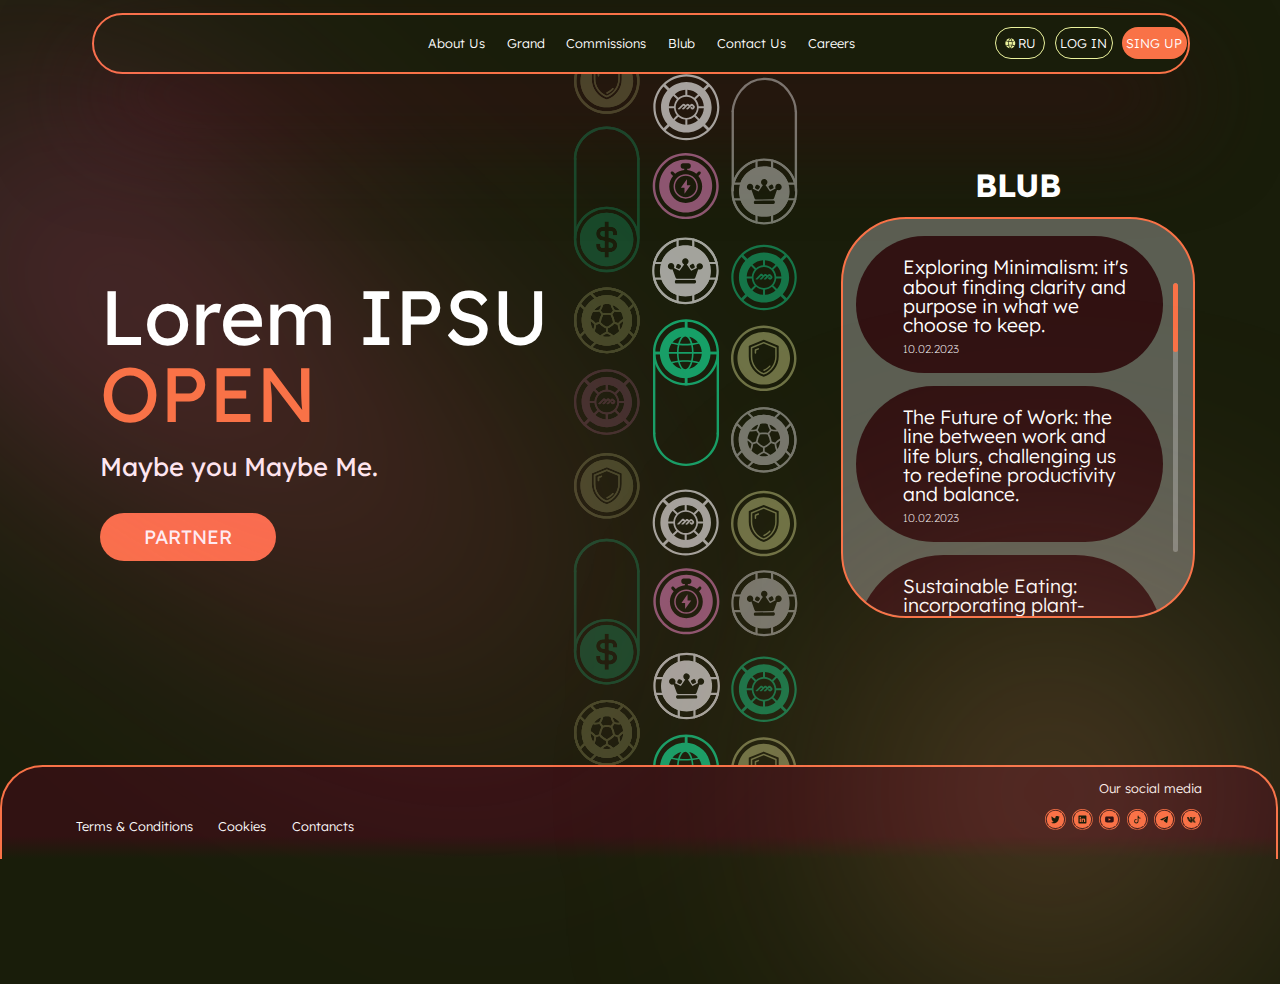
<file: index.html>
<!DOCTYPE html>
<html lang="en">
<head>
    <meta charset="UTF-8">
    <meta name="viewport" content="width=device-width, initial-scale=1.0">
    <title>Document</title>
    <link rel="stylesheet" href="./styles/normalize.css">
    <link rel="stylesheet" href="./styles/style.css">
    <link rel="preconnect" href="https://fonts.googleapis.com">
    <link rel="preconnect" href="https://fonts.gstatic.com" crossorigin>
    <link href="https://fonts.googleapis.com/css2?family=Lexend:wght@100..900&display=swap" rel="stylesheet">
</head>
<body>
  <div class="wrapper">
    <header>
      <div class="container">
        <nav id="header--nav">
            <div id="header--nav--menu">
              <a href="#">About Us</a>
              <a href="#">Grand</a>
              <a href="#">Commissions</a>
              <a href="#main--blub--title">Blub</a>
              <a href="#">Contact Us</a>
              <a href="#">Careers</a>
            </div>
            <div id="header--nav--lang_authorization_buttons">
              <button id="header--nav--lang_authorization_buttons--language">
                  <svg xmlns="http://www.w3.org/2000/svg" width="16" height="16" fill="none" viewBox="0 0 16 16">
                      <path fill="#EBF29D" d="M14.17 3.719C12.798 1.84 11 .775 8.635.5a11.684 11.684 0 0 1 2.354 4.22c1.106-.229 2.154-.527 3.18-1.001ZM4.25 5.523c-.42-.11-.828-.217-1.23-.341-.36-.116-.714-.249-1.068-.381-.2-.075-.4-.15-.601-.222C.162 6.67.274 9.636 1.345 11.386c.599-.188 1.193-.377 1.792-.567h.001l1.633-.516a11.48 11.48 0 0 1 .006-4.641 76.544 76.544 0 0 0-.527-.14Zm8.696-.365-1.716.545c.316 1.533.304 3.09 0 4.594 1.16.369 2.29.726 3.431 1.083 1.125-1.926 1.113-4.852 0-6.766l-1.715.544ZM5.72 10.227a10.424 10.424 0 0 1-.018-4.401c.239.014.473.03.705.047.54.038 1.066.076 1.59.076.525 0 1.05-.038 1.59-.076.232-.016.467-.033.706-.047.322 1.434.31 2.903-.006 4.395a16.81 16.81 0 0 0-4.568.006Zm8.45 2.048c-1.36 1.879-3.163 2.938-5.529 3.225 1.09-1.276 1.868-2.657 2.343-4.214 1.1.21 2.143.527 3.185.99ZM7.359.5c-2.366.28-4.17 1.346-5.575 3.283 1.101.34 2.138.662 3.21.995C5.49 3.157 6.263 1.782 7.358.5Zm0 15c-2.36-.28-4.158-1.34-5.575-3.283l1.037-.32h.001l2.171-.67A11.673 11.673 0 0 0 7.36 15.5ZM10.04 4.86a10.412 10.412 0 0 0-2.043-3.664C7.06 2.303 6.381 3.496 5.96 4.86a15.13 15.13 0 0 0 4.082 0Zm-2.037 9.943a10.336 10.336 0 0 1-2.044-3.657c1.365-.193 2.7-.188 4.088-.006a10.567 10.567 0 0 1-2.044 3.663Z"/>
                  </svg>                      
                  <span>RU</span>
                  <span class="not_active">EN</span>
              </button>
                
                <form action="#" target="_blank">
                    <button id="header--nav--lang_authorization_buttons--LOG_IN">LOG IN</button>
                </form>
                <form action="#" target="_blank">
                    <button id="header--nav--lang_authorization_buttons--SIGN_UP">SING UP</button>
                </form>
            </div>
            <div id="header--nav-mobile">
              
              <svg id="header--nav-mobile--changeLanguage" viewBox="0 0 36 36" fill="none" xmlns="http://www.w3.org/2000/svg">
                <rect x="1" y="1" width="34" height="34" rx="17" fill="#191D0A"/>
                <rect x="1" y="1" width="34" height="34" rx="17" stroke="#EBF29D" stroke-width="2"/>
                <g clip-path="url(#clip0_20942_481)">
                <path class = "pat" d="M25.7115 12.6486C23.9987 10.3003 21.7515 8.96884 18.7944 8.625C20.1778 10.2271 21.1293 11.9609 21.7369 13.8996C23.1203 13.6143 24.4305 13.2412 25.7115 12.6486Z" fill="#EBF29D"/>
                <path class = "pat" d="M13.3126 14.9036C12.7875 14.7663 12.2775 14.6329 11.7749 14.4775C11.3257 14.3326 10.8826 14.1667 10.4397 14.0009C10.1896 13.9073 9.93967 13.8138 9.68876 13.724C8.20286 16.3357 8.34194 20.0447 9.68144 22.2321C10.43 21.9969 11.1724 21.7616 11.9216 21.5243L11.923 21.5238C12.5945 21.3111 13.2718 21.0965 13.9634 20.8787C13.5682 18.9766 13.5755 17.0161 13.9708 15.0774C13.7484 15.0176 13.5292 14.9603 13.3126 14.9036Z" fill="#EBF29D"/>
                <path class = "pat" d="M24.1823 14.4481C23.4687 14.6749 22.7544 14.9018 22.0371 15.1286C22.4324 17.0453 22.4177 18.9913 22.0371 20.8714C23.4864 21.3323 24.8991 21.7785 26.3264 22.2248C27.7318 19.8179 27.7172 16.1601 26.3264 13.7679C25.6093 13.9946 24.8958 14.2214 24.1823 14.4481Z" fill="#EBF29D"/>
                <path class = "pat" d="M15.1493 20.7836C14.7393 18.9254 14.754 17.1038 15.1273 15.2822C15.4258 15.2998 15.719 15.3206 16.0085 15.3412C16.6845 15.3892 17.3407 15.4359 17.9966 15.4359C18.6525 15.4359 19.3084 15.3893 19.9843 15.3412C20.2738 15.3206 20.5675 15.2998 20.8659 15.2822C21.2685 17.0746 21.2539 18.9108 20.8586 20.7763C18.9408 20.5276 17.067 20.5129 15.1493 20.7836Z" fill="#EBF29D"/>
                <path class = "pat" d="M25.7116 23.3441C24.0134 25.6924 21.759 27.0165 18.8018 27.375C20.1633 25.7802 21.1368 24.0537 21.7297 22.1077C23.1058 22.3711 24.4087 22.7661 25.7116 23.3441Z" fill="#EBF29D"/>
                <path class = "pat" d="M17.1987 8.625C14.2415 8.97615 11.9871 10.3076 10.2303 12.7291C11.6064 13.1534 12.902 13.5557 14.2415 13.9727C14.8637 11.9463 15.8299 10.2271 17.1987 8.625Z" fill="#EBF29D"/>
                <path class = "pat" d="M17.1987 27.375C14.2488 27.0238 12.0017 25.6997 10.2303 23.2709C10.6691 23.1356 11.0996 23.0026 11.526 22.8708L11.5278 22.8703C12.4382 22.5889 13.3297 22.3134 14.2415 22.0346C14.8637 24.0391 15.8153 25.7729 17.1987 27.375Z" fill="#EBF29D"/>
                <path class = "pat" d="M20.551 14.0752C20.002 12.356 19.1602 10.8563 17.9964 9.49557C16.8252 10.8782 15.9762 12.3706 15.4491 14.0752C17.1693 14.3019 18.8382 14.3093 20.551 14.0752Z" fill="#EBF29D"/>
                <path class = "pat" d="M18.0037 26.5044C16.8399 25.151 15.9981 23.6513 15.4491 21.9321C17.1546 21.6907 18.8235 21.698 20.5583 21.9248C20.0093 23.6367 19.1675 25.1291 18.0037 26.5044Z" fill="#EBF29D"/>
                
              </g>
                <circle id= "circle_lang" class = "chosen_lang_eng" cx="18" cy="18" r="10" fill="url(#pattern0_20992_494)"/>
                <defs >
                <clipPath id="clip0_20942_481">
                <rect width="20" height="20" fill="white" transform="translate(8 8)"/>
                </clipPath>
                <pattern id="pattern0_20992_494" patternContentUnits="objectBoundingBox" width="1" height="1">
                  <use xlink:href="#image0_20992_494" transform="translate(-0.342105) scale(0.0263158)"/>
                  </pattern>
                  <image id="image0_20992_494" width="64" height="38" xlink:href="[data-uri]"/>
                  <pattern id="pattern0_20992_495" patternContentUnits="objectBoundingBox" width="1" height="1">
                    <use xlink:href="#image0_20992_495" transform="translate(-0.244186) scale(0.0232558)"/>
                    </pattern>
                    <image id="image0_20992_495" width="64" height="43" xlink:href="[data-uri]"/>
                    
                </defs>
                  
              </svg>
              
              <svg id="header--nav-mobile--menuIcon" viewBox="0 0 36 36" fill="none" xmlns="http://www.w3.org/2000/svg">
                  <path d="M8.66667 25H27.3333C27.975 25 28.5 24.475 28.5 23.8333C28.5 23.1917 27.975 22.6667 27.3333 22.6667H8.66667C8.025 22.6667 7.5 23.1917 7.5 23.8333C7.5 24.475 8.025 25 8.66667 25ZM8.66667 19.1667H27.3333C27.975 19.1667 28.5 18.6417 28.5 18C28.5 17.3583 27.975 16.8333 27.3333 16.8333H8.66667C8.025 16.8333 7.5 17.3583 7.5 18C7.5 18.6417 8.025 19.1667 8.66667 19.1667ZM7.5 12.1667C7.5 12.8083 8.025 13.3333 8.66667 13.3333H27.3333C27.975 13.3333 28.5 12.8083 28.5 12.1667C28.5 11.525 27.975 11 27.3333 11H8.66667C8.025 11 7.5 11.525 7.5 12.1667Z" fill="white"/>
              </svg>  
                <div id="header--nav-mobile--changeLang-menu"> 
                      <p id = "header--nav-mobile--changeLang-menu_RU">RU</p>
                      <p id = "header--nav-mobile--changeLang-menu_EN">EN</p>
                </div>                            
            </div>
            <div id="header--nav-mobile--menu-open">
              <svg id = "header--nav-mobile--menu--open-exit" viewBox="0 0 36 36" fill="none" xmlns="http://www.w3.org/2000/svg">
                <g clip-path="url(#clip0_20978_12)">
                <path d="M26.1666 11.4783L24.5216 9.83325L17.9999 16.3549L11.4783 9.83325L9.83325 11.4783L16.3549 17.9999L9.83325 24.5216L11.4783 26.1666L17.9999 19.6449L24.5216 26.1666L26.1666 24.5216L19.6449 17.9999L26.1666 11.4783Z" fill="white"/>
                </g>
                <defs>
                <clipPath id="clip0_20978_12">
                <rect width="28" height="28" fill="white" transform="translate(4 4)"/>
                </clipPath>
                </defs>
              </svg>
              <div id="header--nav-mobile--menu--open-list"> 
                <div><a href="#">About us</a></div>
                <div><a href="#">Grand</a></div>
                <div><a href="#">Commissions</a></div>
                <div><a href="#main--blub--title">Blub</a></div>
                <div><a href="#">Contact us</a></div>
                <div><a href="#">Careers</a></div>
              </div>
              <div id="header--nav-mobile--menu--open-buttons"> 
                <form action="#" target="_blank">
                  <button id="header--nav-mobile--menu--open--buttons_LOG_IN">LOG IN</button>
                </form>
                  <form action="#" target="_blank">
                    <button id="header--nav-mobile--menu--open--buttons_SIGN_UP">SIGN UP</button>
                </form>
              </div>
            </div>    
        </nav>
      </div>
    </header>


    <main>
      <div class="container">
        <div id="main">
          <section id="main--title">
              <div id="main--title--dot_light"></div>
              <h1>Lorem IPSU <span>OPEN</span></h1>
              <p id="main--title--text">Maybe you Maybe Me.</p>
              <form action="#" target="_blank">
                  <button id="main--title--button_PARTNER">PARTNER</button>
              </form>
          </section>

        <div id="main--coins">
            <div id="main--coins--road1">
                <svg viewBox="0 0 100 1048" fill="none" xmlns="http://www.w3.org/2000/svg">
                    <g opacity="0.2">
                        <path d="M49.8769 1045.15C22.5542 1045.15 0.331787 1022.92 0.331787 995.608C0.331787 968.295 22.5646 946.062 49.8769 946.062C77.1891 946.062 99.422 968.295 99.422 995.608C99.422 1022.92 77.1891 1045.15 49.8769 1045.15ZM49.8769 949.362C24.3757 949.362 3.63131 970.106 3.63131 995.608C3.63131 1021.11 24.3757 1041.85 49.8769 1041.85C75.378 1041.85 96.1224 1021.11 96.1224 995.608C96.1224 970.106 75.378 949.362 49.8769 949.362Z" fill="#EBF29D"/>
                        <path d="M65.9512 964.673C65.7014 964.673 65.4516 964.621 65.2226 964.507C60.4242 962.133 55.2615 960.926 49.8803 960.926C44.499 960.926 39.3363 962.133 34.538 964.507C33.903 964.819 33.1432 964.694 32.6436 964.194L24.1293 955.68C23.765 955.316 23.5985 954.816 23.6609 954.306C23.7234 953.796 24.0148 953.349 24.452 953.088C32.1232 948.488 40.9185 946.062 49.8907 946.062C58.8629 946.062 67.6582 948.498 75.3294 953.088C75.7666 953.349 76.058 953.796 76.1205 954.306C76.1829 954.816 76.006 955.316 75.6521 955.68L67.1378 964.194C66.8151 964.507 66.3988 964.673 65.9616 964.673H65.9512ZM49.8803 957.626C55.3656 957.626 60.6532 958.771 65.6077 961.03L71.7697 954.868C65.0665 951.256 57.541 949.362 49.8803 949.362C42.2195 949.362 34.6941 951.256 27.991 954.868L34.1528 961.03C39.1074 958.771 44.3949 957.626 49.8803 957.626Z" fill="#EBF29D"/>
                        <path d="M49.8785 1045.15C40.9062 1045.15 32.1109 1042.72 24.4398 1038.13C24.0026 1037.87 23.7112 1037.42 23.6487 1036.91C23.5863 1036.4 23.7632 1035.9 24.1171 1035.54L32.6314 1027.02C33.131 1026.52 33.9012 1026.4 34.5258 1026.71C39.3241 1029.08 44.4868 1030.29 49.8681 1030.29C55.2493 1030.29 60.4121 1029.08 65.2105 1026.71C65.8454 1026.4 66.6052 1026.52 67.1048 1027.02L75.6191 1035.54C75.9834 1035.9 76.1499 1036.4 76.0874 1036.91C76.025 1037.42 75.7335 1037.87 75.2964 1038.13C67.6252 1042.73 58.83 1045.15 49.8577 1045.15H49.8785ZM27.9892 1036.35C34.6923 1039.96 42.2177 1041.85 49.8785 1041.85C57.5392 1041.85 65.0647 1039.96 71.7679 1036.35L65.6059 1030.19C60.6514 1032.44 55.3638 1033.59 49.8785 1033.59C44.3931 1033.59 39.1056 1032.44 34.1511 1030.19L27.9892 1036.35Z" fill="#EBF29D"/>
                        <path d="M90.9825 1021.85C90.5453 1021.85 90.129 1021.68 89.8167 1021.37L81.3024 1012.85C80.8028 1012.36 80.6779 1011.58 80.9902 1010.96C83.3634 1006.16 84.5708 1001 84.5708 995.618C84.5708 990.237 83.3634 985.074 80.9902 980.276C80.6779 979.641 80.8028 978.87 81.3024 978.381L89.8167 969.867C90.181 969.503 90.6806 969.336 91.1906 969.399C91.7007 969.461 92.1482 969.752 92.4084 970.19C97.0091 977.861 99.4343 986.656 99.4343 995.628C99.4343 1004.6 97.0091 1013.4 92.4084 1021.07C92.1482 1021.5 91.7007 1021.8 91.1906 1021.86C91.1178 1021.86 91.0553 1021.86 90.9825 1021.86V1021.85ZM84.4563 1011.33L90.6182 1017.5C94.23 1010.79 96.1243 1003.27 96.1243 995.608C96.1243 987.947 94.23 980.421 90.6182 973.718L84.4563 979.88C86.715 984.835 87.8599 990.122 87.8599 995.608C87.8599 1001.09 86.715 1006.38 84.4563 1011.33Z" fill="#EBF29D"/>
                        <path d="M8.77293 1021.85C8.70007 1021.85 8.63762 1021.85 8.57516 1021.84C8.06514 1021.77 7.61759 1021.48 7.35737 1021.05C2.75675 1013.38 0.331543 1004.58 0.331543 995.608C0.331543 986.635 2.75675 977.84 7.35737 970.169C7.61759 969.732 8.06514 969.44 8.57516 969.378C9.08519 969.315 9.58481 969.492 9.94911 969.846L18.4634 978.36C18.963 978.86 19.0879 979.63 18.7756 980.255C16.4024 985.053 15.195 990.216 15.195 995.597C15.195 1000.98 16.4024 1006.14 18.7756 1010.94C19.0879 1011.57 18.963 1012.34 18.4634 1012.83L9.94911 1021.35C9.63685 1021.66 9.22051 1021.84 8.78335 1021.84L8.77293 1021.85ZM9.13721 973.718C5.52541 980.421 3.63106 987.947 3.63106 995.608C3.63106 1003.27 5.52541 1010.79 9.13721 1017.5L15.2992 1011.34C13.0405 1006.38 11.8955 1001.09 11.8955 995.608C11.8955 990.122 13.0405 984.835 15.2992 979.88L9.13721 973.718Z" fill="#EBF29D"/>
                        <path d="M49.878 957.616C28.9358 957.616 11.8865 974.655 11.8865 995.608C11.8865 1016.56 28.9254 1033.6 49.878 1033.6C70.8306 1033.6 87.8695 1016.56 87.8695 995.608C87.8695 974.655 70.8306 957.616 49.878 957.616ZM71.2574 983.128C73.0581 986.209 74.151 989.571 74.5049 993.141C74.5153 993.287 74.4528 993.422 74.3279 993.495C71.6112 995.16 69.1756 997.2 67.0731 999.584C66.9794 999.698 66.8233 999.74 66.688 999.688L61.9937 998.158C61.8583 998.116 61.7647 998.002 61.7439 997.856C61.213 993.974 60.0056 990.258 58.1529 986.802C58.0904 986.677 58.1009 986.531 58.1841 986.417L61.0881 982.42C61.161 982.326 61.2754 982.264 61.3899 982.264C61.4212 982.264 61.442 982.264 61.4732 982.264C64.575 982.951 67.7601 983.18 70.9243 982.92C71.07 982.909 71.2053 982.982 71.2781 983.107L71.2574 983.128ZM59.1833 998.512C59.1937 998.616 59.1625 998.72 59.1 998.793C56.6332 1001.63 53.4898 1003.91 50.0237 1005.37C49.93 1005.41 49.8364 1005.41 49.7427 1005.37C46.2766 1003.9 43.1332 1001.62 40.6664 998.793C40.6039 998.72 40.5727 998.616 40.5831 998.512C41.0619 994.744 42.2381 991.142 44.0596 987.812C44.1116 987.718 44.1949 987.656 44.299 987.635C46.1309 987.25 48.0044 987.052 49.8884 987.052C51.7724 987.052 53.6459 987.25 55.4778 987.635C55.5819 987.656 55.6652 987.718 55.7172 987.812C57.5387 991.142 58.7045 994.744 59.1937 998.512H59.1833ZM58.6213 972.678C58.6213 972.678 58.7462 972.573 58.8711 972.573C58.9127 972.573 58.9648 972.573 59.0168 972.605C62.8472 974.124 66.2716 976.622 68.9362 979.818C69.0715 979.974 69.0195 980.141 68.9882 980.203C68.9674 980.255 68.8738 980.422 68.6552 980.422C66.2924 980.453 63.9401 980.182 61.6606 979.641C61.5669 979.62 61.4837 979.558 61.4316 979.474C60.2138 977.465 59.2354 975.301 58.5276 973.052C58.4651 972.854 58.5796 972.719 58.6317 972.678H58.6213ZM44.6216 971.428C48.0669 970.689 51.6995 970.689 55.1448 971.428C55.2801 971.46 55.3946 971.564 55.4258 971.699C56.1648 974.79 57.3618 977.747 58.9751 980.484C59.048 980.609 59.0376 980.765 58.9544 980.89L56.0711 984.866C55.9879 984.981 55.8422 985.043 55.7069 985.012C51.8973 984.242 47.8692 984.242 44.0596 985.012C43.9243 985.043 43.7785 984.981 43.6953 984.866L40.8121 980.89C40.7288 980.775 40.7184 980.609 40.7913 980.484C42.4046 977.747 43.6016 974.79 44.3406 971.699C44.3718 971.564 44.4863 971.46 44.6216 971.428ZM30.8302 979.818C33.4948 976.612 36.9193 974.114 40.7497 972.605C40.8017 972.584 40.8537 972.573 40.8953 972.573C41.0306 972.573 41.1139 972.646 41.1451 972.678C41.1972 972.73 41.3117 972.854 41.2493 973.052C40.5415 975.311 39.563 977.465 38.3452 979.474C38.2932 979.558 38.2099 979.62 38.1162 979.641C35.8368 980.182 33.4844 980.453 31.1217 980.422C30.9031 980.422 30.8094 980.255 30.7886 980.203C30.7574 980.141 30.7053 979.974 30.8406 979.818H30.8302ZM28.5091 983.128C28.5716 983.013 28.6965 982.94 28.8318 982.94C28.8318 982.94 28.8525 982.94 28.863 982.94C32.0376 983.19 35.2227 982.972 38.314 982.285C38.4597 982.253 38.6054 982.306 38.6887 982.43L41.5928 986.427C41.676 986.542 41.6864 986.698 41.624 986.812C39.7712 990.268 38.5638 993.984 38.033 997.866C38.0121 998.002 37.9185 998.116 37.7832 998.168L33.0889 999.698C32.9535 999.74 32.7974 999.698 32.7037 999.594C30.6012 997.211 28.1656 995.171 25.449 993.505C25.3345 993.432 25.2616 993.297 25.272 993.151C25.6259 989.581 26.7188 986.209 28.5195 983.138L28.5091 983.128ZM29.6436 1008.77C29.5812 1008.97 29.4042 1009.01 29.3314 1009.02C29.2585 1009.02 29.0919 1009.02 28.9774 1008.86C26.7604 1005.37 25.449 1001.33 25.1887 997.19C25.1783 996.982 25.3136 996.878 25.3761 996.846C25.4385 996.815 25.6051 996.742 25.7716 996.867C27.6972 998.231 29.4459 999.834 30.9759 1001.61C31.0384 1001.69 31.0696 1001.78 31.0592 1001.88C30.8718 1004.23 30.393 1006.55 29.6332 1008.79L29.6436 1008.77ZM39.9273 1018.28C36.6798 1016.85 33.8175 1014.76 31.4235 1012.07C31.3298 1011.97 31.2986 1011.81 31.3506 1011.69C32.5684 1008.75 33.3387 1005.66 33.6405 1002.5C33.651 1002.35 33.755 1002.23 33.8903 1002.19L38.5326 1000.68C38.5326 1000.68 38.6055 1000.66 38.6471 1000.66C38.7512 1000.66 38.8449 1000.7 38.9177 1000.78C41.5199 1003.7 44.7778 1006.07 48.348 1007.64C48.4833 1007.7 48.5665 1007.83 48.5665 1007.97V1012.85C48.5665 1013 48.4833 1013.14 48.348 1013.19C45.4335 1014.45 42.7272 1016.14 40.302 1018.22C40.198 1018.31 40.0418 1018.33 39.9169 1018.27L39.9273 1018.28ZM56.3001 1019.31C56.2897 1019.38 56.2377 1019.55 56.0295 1019.6C52.0118 1020.62 47.765 1020.62 43.7473 1019.6C43.5495 1019.55 43.4871 1019.38 43.4767 1019.31C43.4663 1019.24 43.4454 1019.07 43.6224 1018.93C45.5168 1017.53 47.5777 1016.35 49.7531 1015.45C49.8468 1015.4 49.9405 1015.4 50.0341 1015.45C52.1991 1016.35 54.2601 1017.53 56.1648 1018.93C56.3314 1019.06 56.3209 1019.24 56.3105 1019.31H56.3001ZM68.3637 1012.08C65.9698 1014.77 63.1074 1016.85 59.8599 1018.28C59.7246 1018.34 59.5789 1018.31 59.4748 1018.23C57.0496 1016.15 54.3537 1014.46 51.4289 1013.2C51.2936 1013.14 51.2103 1013.01 51.2103 1012.87V1007.98C51.2103 1007.84 51.2936 1007.7 51.4289 1007.65C54.999 1006.08 58.2673 1003.71 60.8591 1000.79C60.9319 1000.71 61.0256 1000.67 61.1297 1000.67C61.1714 1000.67 61.2026 1000.67 61.2442 1000.69L65.8865 1002.2C66.0218 1002.24 66.1259 1002.36 66.1363 1002.51C66.4381 1005.67 67.2084 1008.75 68.4262 1011.7C68.4782 1011.82 68.4574 1011.98 68.3533 1012.08H68.3637ZM70.7994 1008.87C70.6849 1009.05 70.5079 1009.05 70.4455 1009.03C70.3726 1009.03 70.2061 1008.98 70.1332 1008.79C69.3838 1006.55 68.905 1004.23 68.7072 1001.88C68.7072 1001.79 68.728 1001.69 68.7905 1001.61C70.3205 999.834 72.0692 998.241 73.9948 996.867C74.0676 996.815 74.1405 996.794 74.203 996.794C74.2862 996.794 74.3487 996.826 74.3903 996.846C74.4528 996.878 74.5985 996.982 74.5777 997.19C74.3175 1001.33 73.006 1005.37 70.789 1008.86L70.7994 1008.87Z" fill="#EBF29D"/>
                        <path d="M99.1109 873.285C99.1109 900.608 76.878 922.841 49.5554 922.841C22.2327 922.841 -0.00012207 900.608 -0.00012207 873.285C-0.00012207 845.963 22.2327 823.73 49.5554 823.73C76.878 823.73 99.1109 845.963 99.1109 873.285ZM3.57003 873.285C3.57003 898.641 24.1999 919.271 49.5554 919.271C74.9108 919.271 95.5407 898.641 95.5407 873.285C95.5407 847.93 74.9108 827.3 49.5554 827.3C24.1999 827.3 3.57003 847.93 3.57003 873.285Z" fill="#11F8A5"/>
                        <path d="M99.1135 752.149C99.1135 753.138 98.312 753.929 97.3336 753.929C96.3552 753.929 95.5537 753.128 95.5537 752.149C95.5537 726.794 74.9238 706.164 49.5684 706.164C24.213 706.164 3.58305 726.794 3.58305 752.149C3.58305 753.138 2.78156 753.929 1.80315 753.929C0.82474 753.929 0.0233154 753.128 0.0233154 752.149C0.0233154 724.827 22.2561 702.594 49.5788 702.594C76.9015 702.594 99.1343 724.827 99.1343 752.149H99.1135Z" fill="#11F8A5"/>
                        <path d="M40.0118 864.532C40.0118 866.353 41.2505 867.935 43.02 868.372L46.3819 869.215V860.566H43.9879C41.8021 860.566 40.0223 862.346 40.0223 864.532H40.0118Z" fill="#11F8A5"/>
                        <path d="M52.7292 886.005H55.1233C57.3091 886.005 59.089 884.225 59.089 882.039C59.089 880.217 57.8503 878.635 56.0808 878.198L52.7189 877.355V886.005H52.7292Z" fill="#11F8A5"/>
                        <path d="M49.5562 832.962C27.3234 832.962 9.22278 851.052 9.22278 873.296C9.22278 895.539 27.313 913.629 49.5562 913.629C71.7995 913.629 89.8897 895.539 89.8897 873.296C89.8897 851.052 71.7995 832.962 49.5562 832.962ZM65.4607 866.926H59.1009V863.74C59.1009 861.992 57.675 860.555 55.9159 860.555H52.7309V870.798L57.6334 872.026C62.234 873.181 65.4502 877.293 65.4502 882.039C65.4502 887.732 60.8184 892.364 55.1249 892.364H52.7309V900.421H46.3712V892.364H43.1862C37.9194 892.364 33.6415 888.086 33.6415 882.82V879.635H40.0011V882.82C40.0011 884.568 41.4271 886.005 43.1862 886.005H46.3712V875.762L41.4687 874.534C36.8681 873.379 33.6519 869.267 33.6519 864.521C33.6519 858.828 38.2837 854.196 43.9772 854.196H46.3712V846.14H52.7309V854.196H55.9159C61.1827 854.196 65.4607 858.474 65.4607 863.74V866.926Z" fill="#11F8A5"/>
                        <path d="M99.1729 751.39V870.985C99.1729 871.974 98.3715 872.765 97.3931 872.765C96.4146 872.765 95.6132 871.963 95.6132 870.985V751.39C95.6132 750.401 96.4146 749.61 97.3931 749.61C98.3715 749.61 99.1729 750.411 99.1729 751.39Z" fill="#11F8A5"/>
                        <path d="M3.63774 751.129V870.725C3.63774 871.714 2.83625 872.505 1.85784 872.505C0.879427 872.505 0.0780029 871.703 0.0780029 870.725V751.129C0.0780029 750.141 0.879427 749.35 1.85784 749.35C2.83625 749.35 3.63774 750.151 3.63774 751.129Z" fill="#11F8A5"/>
                        <path d="M49.7325 672C37.0339 672 24.3458 667.171 14.6762 657.501C-4.65264 638.172 -4.65264 606.728 14.6762 587.399C24.044 578.031 36.4927 572.879 49.7325 572.879C62.9722 572.879 75.421 578.031 84.7888 587.399C104.118 606.728 104.118 638.172 84.7888 657.501C75.1296 667.16 62.431 672 49.7325 672ZM17.2784 654.899C35.1708 672.791 64.2838 672.791 82.1762 654.899C100.069 637.006 100.069 607.893 82.1762 590.001C73.5058 581.33 61.9835 576.563 49.7221 576.563C37.4607 576.563 25.9383 581.341 17.2679 590.001C-0.624513 607.893 -0.624513 637.006 17.2679 654.899H17.2784Z" fill="#EBF29D"/>
                        <path d="M49.0769 640.993C49.2538 641.42 49.6701 641.669 50.1073 641.669C50.253 641.669 50.3987 641.638 50.5445 641.586C54.0418 640.118 57.2268 637.849 59.7457 635.018C60.1517 634.56 60.11 633.853 59.652 633.447C59.194 633.041 58.4862 633.082 58.0803 633.54C55.78 636.132 52.876 638.203 49.6805 639.536C49.1185 639.775 48.8478 640.431 49.0872 640.993H49.0769Z" fill="#EBF29D"/>
                        <path d="M68.6225 605.312L50.1368 597.922C49.8661 597.818 49.5747 597.818 49.3041 597.922L30.8183 605.312C30.3916 605.479 30.121 605.884 30.121 606.342V619.582C30.1418 631.802 37.865 642.846 49.3353 647.051C49.4602 647.092 49.5851 647.113 49.7204 647.113C49.8558 647.113 49.9807 647.092 50.1056 647.051C61.5759 642.835 69.299 631.802 69.3199 619.582V606.342C69.3199 605.884 69.0493 605.479 68.6225 605.312ZM67.0925 619.582C67.0716 630.699 60.0978 640.826 49.7308 644.813C39.3638 640.826 32.3796 630.699 32.3588 619.582V607.102L49.7308 600.16L67.0925 607.102V619.582Z" fill="#EBF29D"/>
                        <path d="M42.0083 607.05C41.7376 606.936 41.4358 606.936 41.1548 607.05L36.7519 608.809C36.3252 608.976 36.0546 609.382 36.0546 609.84V614.534C36.0546 615.148 36.5542 615.648 37.1683 615.648C37.7824 615.648 38.282 615.148 38.282 614.534V610.6L41.9771 609.122C42.2581 609.007 42.4663 608.799 42.5912 608.518C42.7056 608.247 42.7056 607.945 42.5912 607.664C42.4767 607.383 42.2685 607.175 41.9979 607.05H42.0083Z" fill="#EBF29D"/>
                        <path d="M77.8876 594.3C70.3726 586.774 60.3698 582.642 49.7322 582.642C39.0946 582.642 29.1023 586.785 21.5768 594.3C6.05756 609.819 6.05756 635.081 21.5768 650.611C29.3417 658.375 39.5317 662.247 49.7322 662.247C59.9326 662.247 70.1227 658.365 77.8876 650.611C93.4069 635.091 93.4069 609.829 77.8876 594.3ZM72.3814 619.582C72.4126 633.707 63.3883 646.062 49.9299 650.34C49.805 650.382 49.6697 650.382 49.5344 650.34C36.076 646.062 27.0518 633.707 27.083 619.582V603.959C27.083 603.699 27.2391 603.459 27.4889 603.355L49.4928 594.56C49.5657 594.529 49.6489 594.518 49.7322 594.518C49.8154 594.518 49.8988 594.529 49.9716 594.56L71.9755 603.366C72.2253 603.459 72.3814 603.699 72.3814 603.969V619.593V619.582Z" fill="#EBF29D"/>
                        <path d="M49.7325 545.39C22.4098 545.39 0.187378 523.157 0.187378 495.844C0.187378 468.532 22.4202 446.299 49.7325 446.299C77.0447 446.299 99.2776 468.532 99.2776 495.844C99.2776 523.157 77.0447 545.39 49.7325 545.39ZM49.7325 449.599C24.2313 449.599 3.4869 470.343 3.4869 495.844C3.4869 521.346 24.2313 542.09 49.7325 542.09C75.2336 542.09 95.9781 521.346 95.9781 495.844C95.9781 470.343 75.2336 449.599 49.7325 449.599Z" fill="#DA7DB5"/>
                        <path d="M82.0647 460.491L66.7264 475.829L69.7441 478.847L85.0823 463.509L82.0647 460.491Z" fill="#DA7DB5"/>
                        <path d="M29.2638 513.29L13.9255 528.628L16.9431 531.646L32.2814 516.308L29.2638 513.29Z" fill="#DA7DB5"/>
                        <path d="M70.1932 513.298L67.1757 516.315L82.5139 531.653L85.5315 528.636L70.1932 513.298Z" fill="#DA7DB5"/>
                        <path d="M16.9393 460.037L13.9218 463.054L29.2527 478.385L32.2703 475.368L16.9393 460.037Z" fill="#DA7DB5"/>
                        <path d="M61.8166 497.177C62.8158 496.178 62.8158 494.564 61.8166 493.575L59.6932 491.462C58.694 490.463 57.0807 490.463 56.0919 491.462L54.9469 492.607L53.625 491.285C52.6258 490.286 51.0124 490.286 50.0236 491.285L48.8787 492.441L47.5568 491.109C46.5575 490.109 44.9442 490.109 43.9554 491.109L36.9295 498.134C36.8775 498.186 36.8775 498.27 36.9295 498.332C37.8663 499.269 39.3964 499.269 40.3436 498.332L44.8713 493.804C45.3605 493.315 46.1516 493.315 46.6408 493.804L46.9739 494.138C47.0363 494.2 47.0363 494.294 46.9739 494.356L43.1956 498.134C43.1435 498.186 43.1435 498.27 43.1956 498.332C44.1323 499.269 45.6624 499.269 46.6096 498.332L50.95 493.992C51.4392 493.503 52.2303 493.503 52.7195 493.992L53.0525 494.325C53.1045 494.377 53.1045 494.46 53.0525 494.523L49.4095 498.166C49.3574 498.218 49.3574 498.301 49.4095 498.363C50.3463 499.3 51.8764 499.3 52.8235 498.363L57.0182 494.169C57.5074 493.679 58.2985 493.679 58.7877 494.169L59.5059 494.887C59.7869 495.168 59.7869 495.636 59.5059 495.917L59.3914 496.032C59.1104 496.313 58.642 496.313 58.3609 496.032L57.4346 495.105C57.3825 495.053 57.2992 495.053 57.2368 495.105L55.6339 496.708C55.5818 496.76 55.5818 496.844 55.6339 496.906L57.0806 498.353C58.0799 499.352 59.6932 499.352 60.682 498.353L61.827 497.208L61.8166 497.177Z" fill="#DA7DB5"/>
                        <path d="M49.7336 457.853C28.7498 457.853 11.7421 474.861 11.7421 495.845C11.7421 516.828 28.7498 533.836 49.7336 533.836C70.7174 533.836 87.7251 516.828 87.7251 495.845C87.7251 474.861 70.7174 457.853 49.7336 457.853ZM51.2845 469.584C57.384 469.937 62.9214 472.373 67.2097 476.183L61.7243 481.668C58.862 479.243 55.2502 477.671 51.2845 477.338V469.584ZM48.1931 469.584V477.338C44.2274 477.661 40.6157 479.243 37.7533 481.668L32.2679 476.183C36.5563 472.373 42.0937 469.937 48.1931 469.584ZM30.0821 478.368L35.5674 483.854C33.1422 486.716 31.5706 490.328 31.2375 494.294H23.483C23.8369 488.194 26.2726 482.657 30.0821 478.368ZM23.483 497.385H31.2375C31.5602 501.351 33.1422 504.963 35.5674 507.825L30.0821 513.31C26.2726 509.022 23.8369 503.485 23.483 497.385ZM48.1931 522.095C42.0937 521.741 36.5563 519.306 32.2679 515.496L37.7533 510.011C40.6157 512.436 44.2274 514.008 48.1931 514.341V522.095ZM33.7668 495.834C33.7668 487.018 40.9175 479.867 49.7336 479.867C58.5497 479.867 65.7005 487.018 65.7005 495.834C65.7005 504.65 58.5497 511.801 49.7336 511.801C40.9175 511.801 33.7668 504.65 33.7668 495.834ZM51.2845 522.095V514.341C55.2502 514.018 58.862 512.436 61.7243 510.011L67.2097 515.496C62.9214 519.306 57.384 521.741 51.2845 522.095ZM69.3955 513.31L63.9102 507.825C66.3354 504.963 67.9071 501.351 68.2402 497.385H75.9946C75.6407 503.485 73.2051 509.022 69.3955 513.31ZM68.2402 494.294C67.9175 490.328 66.3354 486.716 63.9102 483.854L69.3955 478.368C73.2051 482.657 75.6407 488.194 75.9946 494.294H68.2402Z" fill="#DA7DB5"/>
                        <path d="M49.8769 421.932C22.5542 421.932 0.331787 399.7 0.331787 372.387C0.331787 345.075 22.5646 322.842 49.8769 322.842C77.1891 322.842 99.422 345.075 99.422 372.387C99.422 399.7 77.1891 421.932 49.8769 421.932ZM49.8769 326.142C24.3757 326.142 3.63131 346.886 3.63131 372.387C3.63131 397.889 24.3757 418.633 49.8769 418.633C75.378 418.633 96.1224 397.889 96.1224 372.387C96.1224 346.886 75.378 326.142 49.8769 326.142Z" fill="#EBF29D"/>
                        <path d="M65.9512 341.453C65.7014 341.453 65.4516 341.401 65.2226 341.286C60.4242 338.913 55.2615 337.706 49.8803 337.706C44.499 337.706 39.3363 338.913 34.538 341.286C33.903 341.599 33.1432 341.474 32.6436 340.974L24.1293 332.46C23.765 332.096 23.5985 331.596 23.6609 331.086C23.7234 330.576 24.0148 330.128 24.452 329.868C32.1232 325.267 40.9185 322.842 49.8907 322.842C58.8629 322.842 67.6582 325.278 75.3294 329.868C75.7666 330.128 76.058 330.576 76.1205 331.086C76.1829 331.596 76.006 332.096 75.6521 332.46L67.1378 340.974C66.8151 341.286 66.3988 341.453 65.9616 341.453H65.9512ZM49.8803 334.406C55.3656 334.406 60.6532 335.551 65.6077 337.81L71.7697 331.648C65.0665 328.036 57.541 326.142 49.8803 326.142C42.2195 326.142 34.6941 328.036 27.991 331.648L34.1528 337.81C39.1074 335.551 44.3949 334.406 49.8803 334.406Z" fill="#EBF29D"/>
                        <path d="M49.8785 421.932C40.9062 421.932 32.1109 419.497 24.4398 414.907C24.0026 414.646 23.7112 414.199 23.6487 413.689C23.5863 413.179 23.7632 412.679 24.1171 412.315L32.6314 403.801C33.131 403.301 33.9012 403.176 34.5258 403.488C39.3241 405.862 44.4868 407.069 49.8681 407.069C55.2493 407.069 60.4121 405.862 65.2105 403.488C65.8454 403.176 66.6052 403.301 67.1048 403.801L75.6191 412.315C75.9834 412.679 76.1499 413.179 76.0874 413.689C76.025 414.199 75.7335 414.646 75.2964 414.907C67.6252 419.507 58.83 421.932 49.8577 421.932H49.8785ZM27.9892 413.127C34.6923 416.739 42.2177 418.633 49.8785 418.633C57.5392 418.633 65.0647 416.739 71.7679 413.127L65.6059 406.965C60.6514 409.224 55.3638 410.368 49.8785 410.368C44.3931 410.368 39.1056 409.224 34.1511 406.965L27.9892 413.127Z" fill="#EBF29D"/>
                        <path d="M90.9825 398.628C90.5453 398.628 90.129 398.461 89.8167 398.149L81.3024 389.634C80.8028 389.135 80.6779 388.365 80.9902 387.74C83.3634 382.942 84.5708 377.779 84.5708 372.398C84.5708 367.016 83.3634 361.854 80.9902 357.055C80.6779 356.42 80.8028 355.65 81.3024 355.161L89.8167 346.647C90.181 346.282 90.6806 346.116 91.1906 346.178C91.7007 346.241 92.1482 346.532 92.4084 346.969C97.0091 354.641 99.4343 363.436 99.4343 372.408C99.4343 381.38 97.0091 390.176 92.4084 397.847C92.1482 398.284 91.7007 398.575 91.1906 398.638C91.1178 398.638 91.0553 398.638 90.9825 398.638V398.628ZM84.4563 388.115L90.6182 394.277C94.23 387.574 96.1243 380.048 96.1243 372.387C96.1243 364.727 94.23 357.201 90.6182 350.498L84.4563 356.66C86.715 361.614 87.8599 366.902 87.8599 372.387C87.8599 377.873 86.715 383.16 84.4563 388.115Z" fill="#EBF29D"/>
                        <path d="M8.77293 398.628C8.70007 398.628 8.63762 398.628 8.57516 398.617C8.06514 398.555 7.61759 398.263 7.35737 397.826C2.75675 390.155 0.331543 381.36 0.331543 372.387C0.331543 363.415 2.75675 354.62 7.35737 346.949C7.61759 346.512 8.06514 346.22 8.57516 346.158C9.08519 346.095 9.58481 346.272 9.94911 346.626L18.4634 355.14C18.963 355.64 19.0879 356.41 18.7756 357.035C16.4024 361.833 15.195 366.996 15.195 372.377C15.195 377.758 16.4024 382.921 18.7756 387.719C19.0879 388.354 18.963 389.124 18.4634 389.614L9.94911 398.128C9.63685 398.44 9.22051 398.617 8.78335 398.617L8.77293 398.628ZM9.13721 350.498C5.52541 357.201 3.63106 364.727 3.63106 372.387C3.63106 380.048 5.52541 387.574 9.13721 394.277L15.2992 388.115C13.0405 383.16 11.8955 377.873 11.8955 372.387C11.8955 366.902 13.0405 361.614 15.2992 356.66L9.13721 350.498Z" fill="#EBF29D"/>
                        <path d="M49.878 334.396C28.9358 334.396 11.8865 351.435 11.8865 372.387C11.8865 393.34 28.9254 410.379 49.878 410.379C70.8306 410.379 87.8695 393.34 87.8695 372.387C87.8695 351.435 70.8306 334.396 49.878 334.396ZM71.2574 359.907C73.0581 362.988 74.151 366.35 74.5049 369.92C74.5153 370.066 74.4528 370.201 74.3279 370.274C71.6112 371.94 69.1756 373.98 67.0731 376.363C66.9794 376.478 66.8233 376.519 66.688 376.467L61.9937 374.937C61.8583 374.896 61.7647 374.781 61.7439 374.636C61.213 370.753 60.0056 367.037 58.1529 363.582C58.0904 363.457 58.1009 363.311 58.1841 363.196L61.0881 359.2C61.161 359.106 61.2754 359.043 61.3899 359.043C61.4212 359.043 61.442 359.043 61.4732 359.043C64.575 359.73 67.7601 359.959 70.9243 359.699C71.07 359.689 71.2053 359.762 71.2781 359.886L71.2574 359.907ZM59.1833 375.291C59.1937 375.395 59.1625 375.499 59.1 375.572C56.6332 378.414 53.4898 380.693 50.0237 382.151C49.93 382.192 49.8364 382.192 49.7427 382.151C46.2766 380.683 43.1332 378.403 40.6664 375.572C40.6039 375.499 40.5727 375.395 40.5831 375.291C41.0619 371.523 42.2381 367.922 44.0596 364.591C44.1116 364.498 44.1949 364.435 44.299 364.414C46.1309 364.029 48.0044 363.831 49.8884 363.831C51.7724 363.831 53.6459 364.029 55.4778 364.414C55.5819 364.435 55.6652 364.498 55.7172 364.591C57.5387 367.922 58.7045 371.523 59.1937 375.291H59.1833ZM58.6213 349.457C58.6213 349.457 58.7462 349.353 58.8711 349.353C58.9127 349.353 58.9648 349.353 59.0168 349.384C62.8472 350.904 66.2716 353.402 68.9362 356.597C69.0715 356.754 69.0195 356.92 68.9882 356.983C68.9674 357.035 68.8738 357.201 68.6552 357.201C66.2924 357.232 63.9401 356.962 61.6606 356.42C61.5669 356.4 61.4837 356.337 61.4316 356.254C60.2138 354.245 59.2354 352.08 58.5276 349.832C58.4651 349.634 58.5796 349.499 58.6317 349.457H58.6213ZM44.6216 348.208C48.0669 347.469 51.6995 347.469 55.1448 348.208C55.2801 348.239 55.3946 348.343 55.4258 348.479C56.1648 351.57 57.3618 354.526 58.9751 357.264C59.048 357.388 59.0376 357.545 58.9544 357.669L56.0711 361.646C55.9879 361.76 55.8422 361.823 55.7069 361.791C51.8973 361.021 47.8692 361.021 44.0596 361.791C43.9243 361.823 43.7785 361.76 43.6953 361.646L40.8121 357.669C40.7288 357.555 40.7184 357.388 40.7913 357.264C42.4046 354.526 43.6016 351.57 44.3406 348.479C44.3718 348.343 44.4863 348.239 44.6216 348.208ZM30.8302 356.597C33.4948 353.392 36.9193 350.893 40.7497 349.384C40.8017 349.363 40.8537 349.353 40.8953 349.353C41.0306 349.353 41.1139 349.426 41.1451 349.457C41.1972 349.509 41.3117 349.634 41.2493 349.832C40.5415 352.09 39.563 354.245 38.3452 356.254C38.2932 356.337 38.2099 356.4 38.1162 356.42C35.8368 356.962 33.4844 357.232 31.1217 357.201C30.9031 357.201 30.8094 357.035 30.7886 356.983C30.7574 356.92 30.7053 356.754 30.8406 356.597H30.8302ZM28.5091 359.907C28.5716 359.793 28.6965 359.72 28.8318 359.72C28.8318 359.72 28.8525 359.72 28.863 359.72C32.0376 359.97 35.2227 359.751 38.314 359.064C38.4597 359.033 38.6054 359.085 38.6887 359.21L41.5928 363.207C41.676 363.321 41.6864 363.477 41.624 363.592C39.7712 367.048 38.5638 370.764 38.033 374.646C38.0121 374.781 37.9185 374.896 37.7832 374.948L33.0889 376.478C32.9535 376.519 32.7974 376.478 32.7037 376.374C30.6012 373.99 28.1656 371.95 25.449 370.285C25.3345 370.212 25.2616 370.077 25.272 369.931C25.6259 366.361 26.7188 362.988 28.5195 359.918L28.5091 359.907ZM29.6436 385.554C29.5812 385.752 29.4042 385.794 29.3314 385.804C29.2585 385.804 29.0919 385.804 28.9774 385.637C26.7604 382.151 25.449 378.112 25.1887 373.969C25.1783 373.761 25.3136 373.657 25.3761 373.626C25.4385 373.595 25.6051 373.522 25.7716 373.647C27.6972 375.01 29.4459 376.613 30.9759 378.393C31.0384 378.466 31.0696 378.56 31.0592 378.664C30.8718 381.006 30.393 383.327 29.6332 385.565L29.6436 385.554ZM39.9273 395.057C36.6798 393.631 33.8175 391.539 31.4235 388.854C31.3298 388.75 31.2986 388.594 31.3506 388.469C32.5684 385.533 33.3387 382.442 33.6405 379.278C33.651 379.132 33.755 379.007 33.8903 378.966L38.5326 377.456C38.5326 377.456 38.6055 377.435 38.6471 377.435C38.7512 377.435 38.8449 377.477 38.9177 377.56C41.5199 380.475 44.7778 382.848 48.348 384.42C48.4833 384.482 48.5665 384.607 48.5665 384.753V389.634C48.5665 389.78 48.4833 389.915 48.348 389.967C45.4335 391.227 42.7272 392.924 40.302 394.995C40.198 395.089 40.0418 395.109 39.9169 395.047L39.9273 395.057ZM56.3001 396.088C56.2897 396.161 56.2377 396.327 56.0295 396.379C52.0118 397.399 47.765 397.399 43.7473 396.379C43.5495 396.327 43.4871 396.161 43.4767 396.088C43.4663 396.015 43.4454 395.848 43.6224 395.713C45.5168 394.308 47.5777 393.132 49.7531 392.226C49.8468 392.184 49.9405 392.184 50.0341 392.226C52.1991 393.132 54.2601 394.308 56.1648 395.713C56.3314 395.838 56.3209 396.015 56.3105 396.088H56.3001ZM68.3637 388.864C65.9698 391.55 63.1074 393.631 59.8599 395.057C59.7246 395.12 59.5789 395.088 59.4748 395.005C57.0496 392.934 54.3537 391.237 51.4289 389.978C51.2936 389.915 51.2103 389.791 51.2103 389.645V384.763C51.2103 384.617 51.2936 384.482 51.4289 384.43C54.999 382.858 58.2673 380.485 60.8591 377.571C60.9319 377.487 61.0256 377.446 61.1297 377.446C61.1714 377.446 61.2026 377.446 61.2442 377.467L65.8865 378.976C66.0218 379.018 66.1259 379.142 66.1363 379.288C66.4381 382.452 67.2084 385.533 68.4262 388.479C68.4782 388.604 68.4574 388.76 68.3533 388.864H68.3637ZM70.7994 385.648C70.6849 385.825 70.5079 385.825 70.4455 385.814C70.3726 385.814 70.2061 385.762 70.1332 385.565C69.3838 383.327 68.905 381.006 68.7072 378.664C68.7072 378.57 68.728 378.466 68.7905 378.393C70.3205 376.613 72.0692 375.021 73.9948 373.647C74.0676 373.595 74.1405 373.574 74.203 373.574C74.2862 373.574 74.3487 373.605 74.3903 373.626C74.4528 373.657 74.5985 373.761 74.5777 373.969C74.3175 378.112 73.006 382.151 70.789 385.637L70.7994 385.648Z" fill="#EBF29D"/>
                        <path d="M99.1109 250.065C99.1109 277.388 76.878 299.621 49.5554 299.621C22.2327 299.621 -0.00012207 277.388 -0.00012207 250.065C-0.00012207 222.743 22.2327 200.51 49.5554 200.51C76.878 200.51 99.1109 222.743 99.1109 250.065ZM3.57003 250.065C3.57003 275.421 24.1999 296.051 49.5554 296.051C74.9108 296.051 95.5407 275.421 95.5407 250.065C95.5407 224.71 74.9108 204.08 49.5554 204.08C24.1999 204.08 3.57003 224.71 3.57003 250.065Z" fill="#11F8A5"/>
                        <path d="M99.1135 128.93C99.1135 129.918 98.312 130.709 97.3336 130.709C96.3552 130.709 95.5537 129.908 95.5537 128.93C95.5537 103.574 74.9238 82.9442 49.5684 82.9442C24.213 82.9442 3.58305 103.574 3.58305 128.93C3.58305 129.918 2.78156 130.709 1.80315 130.709C0.82474 130.709 0.0233154 129.908 0.0233154 128.93C0.0233154 101.607 22.2561 79.374 49.5788 79.374C76.9015 79.374 99.1343 101.607 99.1343 128.93H99.1135Z" fill="#11F8A5"/>
                        <path d="M40.0118 241.312C40.0118 243.133 41.2505 244.715 43.02 245.152L46.3819 245.996V237.346H43.9879C41.8021 237.346 40.0223 239.126 40.0223 241.312H40.0118Z" fill="#11F8A5"/>
                        <path d="M52.7292 262.785H55.1233C57.3091 262.785 59.089 261.005 59.089 258.819C59.089 256.997 57.8503 255.415 56.0808 254.978L52.7189 254.135V262.785H52.7292Z" fill="#11F8A5"/>
                        <path d="M49.5562 209.742C27.3234 209.742 9.22278 227.832 9.22278 250.076C9.22278 272.319 27.313 290.409 49.5562 290.409C71.7995 290.409 89.8897 272.319 89.8897 250.076C89.8897 227.832 71.7995 209.742 49.5562 209.742ZM65.4607 243.706H59.1009V240.521C59.1009 238.772 57.675 237.335 55.9159 237.335H52.7309V247.578L57.6334 248.806C62.234 249.961 65.4502 254.073 65.4502 258.819C65.4502 264.512 60.8184 269.144 55.1249 269.144H52.7309V277.201H46.3712V269.144H43.1862C37.9194 269.144 33.6415 264.866 33.6415 259.6V256.415H40.0011V259.6C40.0011 261.348 41.4271 262.785 43.1862 262.785H46.3712V252.542L41.4687 251.314C36.8681 250.159 33.6519 246.048 33.6519 241.301C33.6519 235.608 38.2837 230.976 43.9772 230.976H46.3712V222.92H52.7309V230.976H55.9159C61.1827 230.976 65.4607 235.254 65.4607 240.521V243.706Z" fill="#11F8A5"/>
                        <path d="M99.1729 128.17V247.765C99.1729 248.754 98.3715 249.545 97.3931 249.545C96.4146 249.545 95.6132 248.743 95.6132 247.765V128.17C95.6132 127.181 96.4146 126.39 97.3931 126.39C98.3715 126.39 99.1729 127.191 99.1729 128.17Z" fill="#11F8A5"/>
                        <path d="M3.63774 127.909V247.505C3.63774 248.494 2.83625 249.285 1.85784 249.285C0.879427 249.285 0.0780029 248.483 0.0780029 247.505V127.909C0.0780029 126.921 0.879427 126.13 1.85784 126.13C2.83625 126.13 3.63774 126.931 3.63774 127.909Z" fill="#11F8A5"/>
                        <path d="M49.7325 60.1214C37.0339 60.1214 24.3458 55.2919 14.6762 45.6223C-4.65264 26.2934 -4.65264 -5.1511 14.6762 -24.4799C24.044 -33.8477 36.4927 -39 49.7325 -39C62.9722 -39 75.421 -33.8477 84.7888 -24.4799C104.118 -5.1511 104.118 26.2934 84.7888 45.6223C75.1296 55.2815 62.431 60.1214 49.7325 60.1214ZM17.2784 43.0201C35.1708 60.9126 64.2838 60.9126 82.1762 43.0201C100.069 25.1277 100.069 -3.98533 82.1762 -21.8778C73.5058 -30.5482 61.9835 -35.3153 49.7221 -35.3153C37.4607 -35.3153 25.9383 -30.5378 17.2679 -21.8778C-0.624513 -3.98533 -0.624513 25.1277 17.2679 43.0201H17.2784Z" fill="#EBF29D"/>
                        <path d="M49.0769 29.1142C49.2538 29.541 49.6701 29.7907 50.1073 29.7907C50.253 29.7907 50.3987 29.7595 50.5445 29.7074C54.0418 28.2398 57.2268 25.9707 59.7457 23.1395C60.1517 22.6816 60.11 21.9739 59.652 21.5679C59.194 21.162 58.4862 21.2036 58.0803 21.6616C55.78 24.2533 52.876 26.3247 49.6805 27.657C49.1185 27.8964 48.8478 28.5521 49.0872 29.1142H49.0769Z" fill="#EBF29D"/>
                        <path d="M68.6225 -6.56643L50.1368 -13.9566C49.8661 -14.0607 49.5747 -14.0607 49.3041 -13.9566L30.8183 -6.56643C30.3916 -6.3999 30.121 -5.99397 30.121 -5.53599V7.70377C30.1418 19.9235 37.865 30.9671 49.3353 35.1722C49.4602 35.2138 49.5851 35.2347 49.7204 35.2347C49.8558 35.2347 49.9807 35.2138 50.1056 35.1722C61.5759 30.9567 69.299 19.9235 69.3199 7.70377V-5.53599C69.3199 -5.99397 69.0493 -6.3999 68.6225 -6.56643ZM67.0925 7.70377C67.0716 18.8202 60.0978 28.9478 49.7308 32.9343C39.3638 28.9478 32.3796 18.8202 32.3588 7.70377V-4.77618L49.7308 -11.7187L67.0925 -4.77618V7.70377Z" fill="#EBF29D"/>
                        <path d="M42.0083 -4.82844C41.7376 -4.94293 41.4358 -4.94293 41.1548 -4.82844L36.7519 -3.06931C36.3252 -2.90277 36.0546 -2.49685 36.0546 -2.03886V2.65544C36.0546 3.26955 36.5542 3.76911 37.1683 3.76911C37.7824 3.76911 38.282 3.26955 38.282 2.65544V-1.27905L41.9771 -2.757C42.2581 -2.87149 42.4663 -3.07975 42.5912 -3.36078C42.7056 -3.63141 42.7056 -3.9332 42.5912 -4.21423C42.4767 -4.49527 42.2685 -4.70353 41.9979 -4.82844H42.0083Z" fill="#EBF29D"/>
                        <path d="M77.8876 -17.5789C70.3726 -25.1043 60.3698 -29.2366 49.7322 -29.2366C39.0946 -29.2366 29.1023 -25.0939 21.5768 -17.5789C6.05756 -2.05961 6.05756 23.2022 21.5768 38.7319C29.3417 46.4967 39.5317 50.3687 49.7322 50.3687C59.9326 50.3687 70.1227 46.4863 77.8876 38.7319C93.4069 23.2126 93.4069 -2.0492 77.8876 -17.5789ZM72.3814 7.70366C72.4126 21.8282 63.3883 34.1833 49.9299 38.4612C49.805 38.5029 49.6697 38.5029 49.5344 38.4612C36.076 34.1833 27.0518 21.8282 27.083 7.70366V-7.91971C27.083 -8.17992 27.2391 -8.41928 27.4889 -8.52336L49.4928 -17.3187C49.5657 -17.3499 49.6489 -17.3603 49.7322 -17.3603C49.8154 -17.3603 49.8988 -17.3499 49.9716 -17.3187L71.9755 -8.51294C72.2253 -8.41927 72.3814 -8.17991 72.3814 -7.90929V7.71408V7.70366Z" fill="#EBF29D"/>
                        <path d="M49.8769 1045.15C22.5542 1045.15 0.331787 1022.92 0.331787 995.608C0.331787 968.295 22.5646 946.062 49.8769 946.062C77.1891 946.062 99.422 968.295 99.422 995.608C99.422 1022.92 77.1891 1045.15 49.8769 1045.15ZM49.8769 949.362C24.3757 949.362 3.63131 970.106 3.63131 995.608C3.63131 1021.11 24.3757 1041.85 49.8769 1041.85C75.378 1041.85 96.1224 1021.11 96.1224 995.608C96.1224 970.106 75.378 949.362 49.8769 949.362Z" fill="#EBF29D"/>
                        <path d="M65.9512 964.673C65.7014 964.673 65.4516 964.621 65.2226 964.507C60.4242 962.133 55.2615 960.926 49.8803 960.926C44.499 960.926 39.3363 962.133 34.538 964.507C33.903 964.819 33.1432 964.694 32.6436 964.194L24.1293 955.68C23.765 955.316 23.5985 954.816 23.6609 954.306C23.7234 953.796 24.0148 953.349 24.452 953.088C32.1232 948.488 40.9185 946.062 49.8907 946.062C58.8629 946.062 67.6582 948.498 75.3294 953.088C75.7666 953.349 76.058 953.796 76.1205 954.306C76.1829 954.816 76.006 955.316 75.6521 955.68L67.1378 964.194C66.8151 964.507 66.3988 964.673 65.9616 964.673H65.9512ZM49.8803 957.626C55.3656 957.626 60.6532 958.771 65.6077 961.03L71.7697 954.868C65.0665 951.256 57.541 949.362 49.8803 949.362C42.2195 949.362 34.6941 951.256 27.991 954.868L34.1528 961.03C39.1074 958.771 44.3949 957.626 49.8803 957.626Z" fill="#EBF29D"/>
                        <path d="M49.8785 1045.15C40.9062 1045.15 32.1109 1042.72 24.4398 1038.13C24.0026 1037.87 23.7112 1037.42 23.6487 1036.91C23.5863 1036.4 23.7632 1035.9 24.1171 1035.54L32.6314 1027.02C33.131 1026.52 33.9012 1026.4 34.5258 1026.71C39.3241 1029.08 44.4868 1030.29 49.8681 1030.29C55.2493 1030.29 60.4121 1029.08 65.2105 1026.71C65.8454 1026.4 66.6052 1026.52 67.1048 1027.02L75.6191 1035.54C75.9834 1035.9 76.1499 1036.4 76.0874 1036.91C76.025 1037.42 75.7335 1037.87 75.2964 1038.13C67.6252 1042.73 58.83 1045.15 49.8577 1045.15H49.8785ZM27.9892 1036.35C34.6923 1039.96 42.2177 1041.85 49.8785 1041.85C57.5392 1041.85 65.0647 1039.96 71.7679 1036.35L65.6059 1030.19C60.6514 1032.44 55.3638 1033.59 49.8785 1033.59C44.3931 1033.59 39.1056 1032.44 34.1511 1030.19L27.9892 1036.35Z" fill="#EBF29D"/>
                        <path d="M90.9825 1021.85C90.5453 1021.85 90.129 1021.68 89.8167 1021.37L81.3024 1012.85C80.8028 1012.36 80.6779 1011.58 80.9902 1010.96C83.3634 1006.16 84.5708 1001 84.5708 995.618C84.5708 990.237 83.3634 985.074 80.9902 980.276C80.6779 979.641 80.8028 978.87 81.3024 978.381L89.8167 969.867C90.181 969.503 90.6806 969.336 91.1906 969.399C91.7007 969.461 92.1482 969.752 92.4084 970.19C97.0091 977.861 99.4343 986.656 99.4343 995.628C99.4343 1004.6 97.0091 1013.4 92.4084 1021.07C92.1482 1021.5 91.7007 1021.8 91.1906 1021.86C91.1178 1021.86 91.0553 1021.86 90.9825 1021.86V1021.85ZM84.4563 1011.33L90.6182 1017.5C94.23 1010.79 96.1243 1003.27 96.1243 995.608C96.1243 987.947 94.23 980.421 90.6182 973.718L84.4563 979.88C86.715 984.835 87.8599 990.122 87.8599 995.608C87.8599 1001.09 86.715 1006.38 84.4563 1011.33Z" fill="#EBF29D"/>
                        <path d="M8.77293 1021.85C8.70007 1021.85 8.63762 1021.85 8.57516 1021.84C8.06514 1021.77 7.61759 1021.48 7.35737 1021.05C2.75675 1013.38 0.331543 1004.58 0.331543 995.608C0.331543 986.635 2.75675 977.84 7.35737 970.169C7.61759 969.732 8.06514 969.44 8.57516 969.378C9.08519 969.315 9.58481 969.492 9.94911 969.846L18.4634 978.36C18.963 978.86 19.0879 979.63 18.7756 980.255C16.4024 985.053 15.195 990.216 15.195 995.597C15.195 1000.98 16.4024 1006.14 18.7756 1010.94C19.0879 1011.57 18.963 1012.34 18.4634 1012.83L9.94911 1021.35C9.63685 1021.66 9.22051 1021.84 8.78335 1021.84L8.77293 1021.85ZM9.13721 973.718C5.52541 980.421 3.63106 987.947 3.63106 995.608C3.63106 1003.27 5.52541 1010.79 9.13721 1017.5L15.2992 1011.34C13.0405 1006.38 11.8955 1001.09 11.8955 995.608C11.8955 990.122 13.0405 984.835 15.2992 979.88L9.13721 973.718Z" fill="#EBF29D"/>
                        <path d="M49.878 957.616C28.9358 957.616 11.8865 974.655 11.8865 995.608C11.8865 1016.56 28.9254 1033.6 49.878 1033.6C70.8306 1033.6 87.8695 1016.56 87.8695 995.608C87.8695 974.655 70.8306 957.616 49.878 957.616ZM71.2574 983.128C73.0581 986.209 74.151 989.571 74.5049 993.141C74.5153 993.287 74.4528 993.422 74.3279 993.495C71.6112 995.16 69.1756 997.2 67.0731 999.584C66.9794 999.698 66.8233 999.74 66.688 999.688L61.9937 998.158C61.8583 998.116 61.7647 998.002 61.7439 997.856C61.213 993.974 60.0056 990.258 58.1529 986.802C58.0904 986.677 58.1009 986.531 58.1841 986.417L61.0881 982.42C61.161 982.326 61.2754 982.264 61.3899 982.264C61.4212 982.264 61.442 982.264 61.4732 982.264C64.575 982.951 67.7601 983.18 70.9243 982.92C71.07 982.909 71.2053 982.982 71.2781 983.107L71.2574 983.128ZM59.1833 998.512C59.1937 998.616 59.1625 998.72 59.1 998.793C56.6332 1001.63 53.4898 1003.91 50.0237 1005.37C49.93 1005.41 49.8364 1005.41 49.7427 1005.37C46.2766 1003.9 43.1332 1001.62 40.6664 998.793C40.6039 998.72 40.5727 998.616 40.5831 998.512C41.0619 994.744 42.2381 991.142 44.0596 987.812C44.1116 987.718 44.1949 987.656 44.299 987.635C46.1309 987.25 48.0044 987.052 49.8884 987.052C51.7724 987.052 53.6459 987.25 55.4778 987.635C55.5819 987.656 55.6652 987.718 55.7172 987.812C57.5387 991.142 58.7045 994.744 59.1937 998.512H59.1833ZM58.6213 972.678C58.6213 972.678 58.7462 972.573 58.8711 972.573C58.9127 972.573 58.9648 972.573 59.0168 972.605C62.8472 974.124 66.2716 976.622 68.9362 979.818C69.0715 979.974 69.0195 980.141 68.9882 980.203C68.9674 980.255 68.8738 980.422 68.6552 980.422C66.2924 980.453 63.9401 980.182 61.6606 979.641C61.5669 979.62 61.4837 979.558 61.4316 979.474C60.2138 977.465 59.2354 975.301 58.5276 973.052C58.4651 972.854 58.5796 972.719 58.6317 972.678H58.6213ZM44.6216 971.428C48.0669 970.689 51.6995 970.689 55.1448 971.428C55.2801 971.46 55.3946 971.564 55.4258 971.699C56.1648 974.79 57.3618 977.747 58.9751 980.484C59.048 980.609 59.0376 980.765 58.9544 980.89L56.0711 984.866C55.9879 984.981 55.8422 985.043 55.7069 985.012C51.8973 984.242 47.8692 984.242 44.0596 985.012C43.9243 985.043 43.7785 984.981 43.6953 984.866L40.8121 980.89C40.7288 980.775 40.7184 980.609 40.7913 980.484C42.4046 977.747 43.6016 974.79 44.3406 971.699C44.3718 971.564 44.4863 971.46 44.6216 971.428ZM30.8302 979.818C33.4948 976.612 36.9193 974.114 40.7497 972.605C40.8017 972.584 40.8537 972.573 40.8953 972.573C41.0306 972.573 41.1139 972.646 41.1451 972.678C41.1972 972.73 41.3117 972.854 41.2493 973.052C40.5415 975.311 39.563 977.465 38.3452 979.474C38.2932 979.558 38.2099 979.62 38.1162 979.641C35.8368 980.182 33.4844 980.453 31.1217 980.422C30.9031 980.422 30.8094 980.255 30.7886 980.203C30.7574 980.141 30.7053 979.974 30.8406 979.818H30.8302ZM28.5091 983.128C28.5716 983.013 28.6965 982.94 28.8318 982.94C28.8318 982.94 28.8525 982.94 28.863 982.94C32.0376 983.19 35.2227 982.972 38.314 982.285C38.4597 982.253 38.6054 982.306 38.6887 982.43L41.5928 986.427C41.676 986.542 41.6864 986.698 41.624 986.812C39.7712 990.268 38.5638 993.984 38.033 997.866C38.0121 998.002 37.9185 998.116 37.7832 998.168L33.0889 999.698C32.9535 999.74 32.7974 999.698 32.7037 999.594C30.6012 997.211 28.1656 995.171 25.449 993.505C25.3345 993.432 25.2616 993.297 25.272 993.151C25.6259 989.581 26.7188 986.209 28.5195 983.138L28.5091 983.128ZM29.6436 1008.77C29.5812 1008.97 29.4042 1009.01 29.3314 1009.02C29.2585 1009.02 29.0919 1009.02 28.9774 1008.86C26.7604 1005.37 25.449 1001.33 25.1887 997.19C25.1783 996.982 25.3136 996.878 25.3761 996.846C25.4385 996.815 25.6051 996.742 25.7716 996.867C27.6972 998.231 29.4459 999.834 30.9759 1001.61C31.0384 1001.69 31.0696 1001.78 31.0592 1001.88C30.8718 1004.23 30.393 1006.55 29.6332 1008.79L29.6436 1008.77ZM39.9273 1018.28C36.6798 1016.85 33.8175 1014.76 31.4235 1012.07C31.3298 1011.97 31.2986 1011.81 31.3506 1011.69C32.5684 1008.75 33.3387 1005.66 33.6405 1002.5C33.651 1002.35 33.755 1002.23 33.8903 1002.19L38.5326 1000.68C38.5326 1000.68 38.6055 1000.66 38.6471 1000.66C38.7512 1000.66 38.8449 1000.7 38.9177 1000.78C41.5199 1003.7 44.7778 1006.07 48.348 1007.64C48.4833 1007.7 48.5665 1007.83 48.5665 1007.97V1012.85C48.5665 1013 48.4833 1013.14 48.348 1013.19C45.4335 1014.45 42.7272 1016.14 40.302 1018.22C40.198 1018.31 40.0418 1018.33 39.9169 1018.27L39.9273 1018.28ZM56.3001 1019.31C56.2897 1019.38 56.2377 1019.55 56.0295 1019.6C52.0118 1020.62 47.765 1020.62 43.7473 1019.6C43.5495 1019.55 43.4871 1019.38 43.4767 1019.31C43.4663 1019.24 43.4454 1019.07 43.6224 1018.93C45.5168 1017.53 47.5777 1016.35 49.7531 1015.45C49.8468 1015.4 49.9405 1015.4 50.0341 1015.45C52.1991 1016.35 54.2601 1017.53 56.1648 1018.93C56.3314 1019.06 56.3209 1019.24 56.3105 1019.31H56.3001ZM68.3637 1012.08C65.9698 1014.77 63.1074 1016.85 59.8599 1018.28C59.7246 1018.34 59.5789 1018.31 59.4748 1018.23C57.0496 1016.15 54.3537 1014.46 51.4289 1013.2C51.2936 1013.14 51.2103 1013.01 51.2103 1012.87V1007.98C51.2103 1007.84 51.2936 1007.7 51.4289 1007.65C54.999 1006.08 58.2673 1003.71 60.8591 1000.79C60.9319 1000.71 61.0256 1000.67 61.1297 1000.67C61.1714 1000.67 61.2026 1000.67 61.2442 1000.69L65.8865 1002.2C66.0218 1002.24 66.1259 1002.36 66.1363 1002.51C66.4381 1005.67 67.2084 1008.75 68.4262 1011.7C68.4782 1011.82 68.4574 1011.98 68.3533 1012.08H68.3637ZM70.7994 1008.87C70.6849 1009.05 70.5079 1009.05 70.4455 1009.03C70.3726 1009.03 70.2061 1008.98 70.1332 1008.79C69.3838 1006.55 68.905 1004.23 68.7072 1001.88C68.7072 1001.79 68.728 1001.69 68.7905 1001.61C70.3205 999.834 72.0692 998.241 73.9948 996.867C74.0676 996.815 74.1405 996.794 74.203 996.794C74.2862 996.794 74.3487 996.826 74.3903 996.846C74.4528 996.878 74.5985 996.982 74.5777 997.19C74.3175 1001.33 73.006 1005.37 70.789 1008.86L70.7994 1008.87Z" fill="#EBF29D"/>
                        <path d="M99.1109 873.285C99.1109 900.608 76.878 922.841 49.5554 922.841C22.2327 922.841 -0.00012207 900.608 -0.00012207 873.285C-0.00012207 845.963 22.2327 823.73 49.5554 823.73C76.878 823.73 99.1109 845.963 99.1109 873.285ZM3.57003 873.285C3.57003 898.641 24.1999 919.271 49.5554 919.271C74.9108 919.271 95.5407 898.641 95.5407 873.285C95.5407 847.93 74.9108 827.3 49.5554 827.3C24.1999 827.3 3.57003 847.93 3.57003 873.285Z" fill="#11F8A5"/>
                        <path d="M99.1135 752.149C99.1135 753.138 98.312 753.929 97.3336 753.929C96.3552 753.929 95.5537 753.128 95.5537 752.149C95.5537 726.794 74.9238 706.164 49.5684 706.164C24.213 706.164 3.58305 726.794 3.58305 752.149C3.58305 753.138 2.78156 753.929 1.80315 753.929C0.82474 753.929 0.0233154 753.128 0.0233154 752.149C0.0233154 724.827 22.2561 702.594 49.5788 702.594C76.9015 702.594 99.1343 724.827 99.1343 752.149H99.1135Z" fill="#11F8A5"/>
                        <path d="M40.0118 864.532C40.0118 866.353 41.2505 867.935 43.02 868.372L46.3819 869.215V860.566H43.9879C41.8021 860.566 40.0223 862.346 40.0223 864.532H40.0118Z" fill="#11F8A5"/>
                        <path d="M52.7292 886.005H55.1233C57.3091 886.005 59.089 884.225 59.089 882.039C59.089 880.217 57.8503 878.635 56.0808 878.198L52.7189 877.355V886.005H52.7292Z" fill="#11F8A5"/>
                        <path d="M49.5562 832.962C27.3234 832.962 9.22278 851.052 9.22278 873.296C9.22278 895.539 27.313 913.629 49.5562 913.629C71.7995 913.629 89.8897 895.539 89.8897 873.296C89.8897 851.052 71.7995 832.962 49.5562 832.962ZM65.4607 866.926H59.1009V863.74C59.1009 861.992 57.675 860.555 55.9159 860.555H52.7309V870.798L57.6334 872.026C62.234 873.181 65.4502 877.293 65.4502 882.039C65.4502 887.732 60.8184 892.364 55.1249 892.364H52.7309V900.421H46.3712V892.364H43.1862C37.9194 892.364 33.6415 888.086 33.6415 882.82V879.635H40.0011V882.82C40.0011 884.568 41.4271 886.005 43.1862 886.005H46.3712V875.762L41.4687 874.534C36.8681 873.379 33.6519 869.267 33.6519 864.521C33.6519 858.828 38.2837 854.196 43.9772 854.196H46.3712V846.14H52.7309V854.196H55.9159C61.1827 854.196 65.4607 858.474 65.4607 863.74V866.926Z" fill="#11F8A5"/>
                        <path d="M99.1729 751.39V870.985C99.1729 871.974 98.3715 872.765 97.3931 872.765C96.4146 872.765 95.6132 871.963 95.6132 870.985V751.39C95.6132 750.401 96.4146 749.61 97.3931 749.61C98.3715 749.61 99.1729 750.411 99.1729 751.39Z" fill="#11F8A5"/>
                        <path d="M3.63774 751.129V870.725C3.63774 871.714 2.83625 872.505 1.85784 872.505C0.879427 872.505 0.0780029 871.703 0.0780029 870.725V751.129C0.0780029 750.141 0.879427 749.35 1.85784 749.35C2.83625 749.35 3.63774 750.151 3.63774 751.129Z" fill="#11F8A5"/>
                        <path d="M49.7325 672C37.0339 672 24.3458 667.171 14.6762 657.501C-4.65264 638.172 -4.65264 606.728 14.6762 587.399C24.044 578.031 36.4927 572.879 49.7325 572.879C62.9722 572.879 75.421 578.031 84.7888 587.399C104.118 606.728 104.118 638.172 84.7888 657.501C75.1296 667.16 62.431 672 49.7325 672ZM17.2784 654.899C35.1708 672.791 64.2838 672.791 82.1762 654.899C100.069 637.006 100.069 607.893 82.1762 590.001C73.5058 581.33 61.9835 576.563 49.7221 576.563C37.4607 576.563 25.9383 581.341 17.2679 590.001C-0.624513 607.893 -0.624513 637.006 17.2679 654.899H17.2784Z" fill="#EBF29D"/>
                        <path d="M49.0769 640.993C49.2538 641.42 49.6701 641.669 50.1073 641.669C50.253 641.669 50.3987 641.638 50.5445 641.586C54.0418 640.118 57.2268 637.849 59.7457 635.018C60.1517 634.56 60.11 633.853 59.652 633.447C59.194 633.041 58.4862 633.082 58.0803 633.54C55.78 636.132 52.876 638.203 49.6805 639.536C49.1185 639.775 48.8478 640.431 49.0872 640.993H49.0769Z" fill="#EBF29D"/>
                        <path d="M68.6225 605.312L50.1368 597.922C49.8661 597.818 49.5747 597.818 49.3041 597.922L30.8183 605.312C30.3916 605.479 30.121 605.884 30.121 606.342V619.582C30.1418 631.802 37.865 642.846 49.3353 647.051C49.4602 647.092 49.5851 647.113 49.7204 647.113C49.8558 647.113 49.9807 647.092 50.1056 647.051C61.5759 642.835 69.299 631.802 69.3199 619.582V606.342C69.3199 605.884 69.0493 605.479 68.6225 605.312ZM67.0925 619.582C67.0716 630.699 60.0978 640.826 49.7308 644.813C39.3638 640.826 32.3796 630.699 32.3588 619.582V607.102L49.7308 600.16L67.0925 607.102V619.582Z" fill="#EBF29D"/>
                        <path d="M42.0083 607.05C41.7376 606.936 41.4358 606.936 41.1548 607.05L36.7519 608.809C36.3252 608.976 36.0546 609.382 36.0546 609.84V614.534C36.0546 615.148 36.5542 615.648 37.1683 615.648C37.7824 615.648 38.282 615.148 38.282 614.534V610.6L41.9771 609.122C42.2581 609.007 42.4663 608.799 42.5912 608.518C42.7056 608.247 42.7056 607.945 42.5912 607.664C42.4767 607.383 42.2685 607.175 41.9979 607.05H42.0083Z" fill="#EBF29D"/>
                        <path d="M77.8876 594.3C70.3726 586.774 60.3698 582.642 49.7322 582.642C39.0946 582.642 29.1023 586.785 21.5768 594.3C6.05756 609.819 6.05756 635.081 21.5768 650.611C29.3417 658.375 39.5317 662.247 49.7322 662.247C59.9326 662.247 70.1227 658.365 77.8876 650.611C93.4069 635.091 93.4069 609.829 77.8876 594.3ZM72.3814 619.582C72.4126 633.707 63.3883 646.062 49.9299 650.34C49.805 650.382 49.6697 650.382 49.5344 650.34C36.076 646.062 27.0518 633.707 27.083 619.582V603.959C27.083 603.699 27.2391 603.459 27.4889 603.355L49.4928 594.56C49.5657 594.529 49.6489 594.518 49.7322 594.518C49.8154 594.518 49.8988 594.529 49.9716 594.56L71.9755 603.366C72.2253 603.459 72.3814 603.699 72.3814 603.969V619.593V619.582Z" fill="#EBF29D"/>
                        <path d="M49.7325 545.39C22.4098 545.39 0.187378 523.157 0.187378 495.844C0.187378 468.532 22.4202 446.299 49.7325 446.299C77.0447 446.299 99.2776 468.532 99.2776 495.844C99.2776 523.157 77.0447 545.39 49.7325 545.39ZM49.7325 449.599C24.2313 449.599 3.4869 470.343 3.4869 495.844C3.4869 521.346 24.2313 542.09 49.7325 542.09C75.2336 542.09 95.9781 521.346 95.9781 495.844C95.9781 470.343 75.2336 449.599 49.7325 449.599Z" fill="#DA7DB5"/>
                        <path d="M82.0647 460.491L66.7264 475.829L69.7441 478.847L85.0823 463.509L82.0647 460.491Z" fill="#DA7DB5"/>
                        <path d="M29.2638 513.29L13.9255 528.628L16.9431 531.646L32.2814 516.308L29.2638 513.29Z" fill="#DA7DB5"/>
                        <path d="M70.1932 513.298L67.1757 516.315L82.5139 531.653L85.5315 528.636L70.1932 513.298Z" fill="#DA7DB5"/>
                        <path d="M16.9393 460.037L13.9218 463.054L29.2527 478.385L32.2703 475.368L16.9393 460.037Z" fill="#DA7DB5"/>
                        <path d="M61.8166 497.177C62.8158 496.178 62.8158 494.564 61.8166 493.575L59.6932 491.462C58.694 490.463 57.0807 490.463 56.0919 491.462L54.9469 492.607L53.625 491.285C52.6258 490.286 51.0124 490.286 50.0236 491.285L48.8787 492.441L47.5568 491.109C46.5575 490.109 44.9442 490.109 43.9554 491.109L36.9295 498.134C36.8775 498.186 36.8775 498.27 36.9295 498.332C37.8663 499.269 39.3964 499.269 40.3436 498.332L44.8713 493.804C45.3605 493.315 46.1516 493.315 46.6408 493.804L46.9739 494.138C47.0363 494.2 47.0363 494.294 46.9739 494.356L43.1956 498.134C43.1435 498.186 43.1435 498.27 43.1956 498.332C44.1323 499.269 45.6624 499.269 46.6096 498.332L50.95 493.992C51.4392 493.503 52.2303 493.503 52.7195 493.992L53.0525 494.325C53.1045 494.377 53.1045 494.46 53.0525 494.523L49.4095 498.166C49.3574 498.218 49.3574 498.301 49.4095 498.363C50.3463 499.3 51.8764 499.3 52.8235 498.363L57.0182 494.169C57.5074 493.679 58.2985 493.679 58.7877 494.169L59.5059 494.887C59.7869 495.168 59.7869 495.636 59.5059 495.917L59.3914 496.032C59.1104 496.313 58.642 496.313 58.3609 496.032L57.4346 495.105C57.3825 495.053 57.2992 495.053 57.2368 495.105L55.6339 496.708C55.5818 496.76 55.5818 496.844 55.6339 496.906L57.0806 498.353C58.0799 499.352 59.6932 499.352 60.682 498.353L61.827 497.208L61.8166 497.177Z" fill="#DA7DB5"/>
                        <path d="M49.7336 457.853C28.7498 457.853 11.7421 474.861 11.7421 495.845C11.7421 516.828 28.7498 533.836 49.7336 533.836C70.7174 533.836 87.7251 516.828 87.7251 495.845C87.7251 474.861 70.7174 457.853 49.7336 457.853ZM51.2845 469.584C57.384 469.937 62.9214 472.373 67.2097 476.183L61.7243 481.668C58.862 479.243 55.2502 477.671 51.2845 477.338V469.584ZM48.1931 469.584V477.338C44.2274 477.661 40.6157 479.243 37.7533 481.668L32.2679 476.183C36.5563 472.373 42.0937 469.937 48.1931 469.584ZM30.0821 478.368L35.5674 483.854C33.1422 486.716 31.5706 490.328 31.2375 494.294H23.483C23.8369 488.194 26.2726 482.657 30.0821 478.368ZM23.483 497.385H31.2375C31.5602 501.351 33.1422 504.963 35.5674 507.825L30.0821 513.31C26.2726 509.022 23.8369 503.485 23.483 497.385ZM48.1931 522.095C42.0937 521.741 36.5563 519.306 32.2679 515.496L37.7533 510.011C40.6157 512.436 44.2274 514.008 48.1931 514.341V522.095ZM33.7668 495.834C33.7668 487.018 40.9175 479.867 49.7336 479.867C58.5497 479.867 65.7005 487.018 65.7005 495.834C65.7005 504.65 58.5497 511.801 49.7336 511.801C40.9175 511.801 33.7668 504.65 33.7668 495.834ZM51.2845 522.095V514.341C55.2502 514.018 58.862 512.436 61.7243 510.011L67.2097 515.496C62.9214 519.306 57.384 521.741 51.2845 522.095ZM69.3955 513.31L63.9102 507.825C66.3354 504.963 67.9071 501.351 68.2402 497.385H75.9946C75.6407 503.485 73.2051 509.022 69.3955 513.31ZM68.2402 494.294C67.9175 490.328 66.3354 486.716 63.9102 483.854L69.3955 478.368C73.2051 482.657 75.6407 488.194 75.9946 494.294H68.2402Z" fill="#DA7DB5"/>
                        <path d="M49.8769 421.932C22.5542 421.932 0.331787 399.7 0.331787 372.387C0.331787 345.075 22.5646 322.842 49.8769 322.842C77.1891 322.842 99.422 345.075 99.422 372.387C99.422 399.7 77.1891 421.932 49.8769 421.932ZM49.8769 326.142C24.3757 326.142 3.63131 346.886 3.63131 372.387C3.63131 397.889 24.3757 418.633 49.8769 418.633C75.378 418.633 96.1224 397.889 96.1224 372.387C96.1224 346.886 75.378 326.142 49.8769 326.142Z" fill="#EBF29D"/>
                        <path d="M65.9512 341.453C65.7014 341.453 65.4516 341.401 65.2226 341.286C60.4242 338.913 55.2615 337.706 49.8803 337.706C44.499 337.706 39.3363 338.913 34.538 341.286C33.903 341.599 33.1432 341.474 32.6436 340.974L24.1293 332.46C23.765 332.096 23.5985 331.596 23.6609 331.086C23.7234 330.576 24.0148 330.128 24.452 329.868C32.1232 325.267 40.9185 322.842 49.8907 322.842C58.8629 322.842 67.6582 325.278 75.3294 329.868C75.7666 330.128 76.058 330.576 76.1205 331.086C76.1829 331.596 76.006 332.096 75.6521 332.46L67.1378 340.974C66.8151 341.286 66.3988 341.453 65.9616 341.453H65.9512ZM49.8803 334.406C55.3656 334.406 60.6532 335.551 65.6077 337.81L71.7697 331.648C65.0665 328.036 57.541 326.142 49.8803 326.142C42.2195 326.142 34.6941 328.036 27.991 331.648L34.1528 337.81C39.1074 335.551 44.3949 334.406 49.8803 334.406Z" fill="#EBF29D"/>
                        <path d="M49.8785 421.932C40.9062 421.932 32.1109 419.497 24.4398 414.907C24.0026 414.646 23.7112 414.199 23.6487 413.689C23.5863 413.179 23.7632 412.679 24.1171 412.315L32.6314 403.801C33.131 403.301 33.9012 403.176 34.5258 403.488C39.3241 405.862 44.4868 407.069 49.8681 407.069C55.2493 407.069 60.4121 405.862 65.2105 403.488C65.8454 403.176 66.6052 403.301 67.1048 403.801L75.6191 412.315C75.9834 412.679 76.1499 413.179 76.0874 413.689C76.025 414.199 75.7335 414.646 75.2964 414.907C67.6252 419.507 58.83 421.932 49.8577 421.932H49.8785ZM27.9892 413.127C34.6923 416.739 42.2177 418.633 49.8785 418.633C57.5392 418.633 65.0647 416.739 71.7679 413.127L65.6059 406.965C60.6514 409.224 55.3638 410.368 49.8785 410.368C44.3931 410.368 39.1056 409.224 34.1511 406.965L27.9892 413.127Z" fill="#EBF29D"/>
                        <path d="M90.9825 398.628C90.5453 398.628 90.129 398.461 89.8167 398.149L81.3024 389.634C80.8028 389.135 80.6779 388.365 80.9902 387.74C83.3634 382.942 84.5708 377.779 84.5708 372.398C84.5708 367.016 83.3634 361.854 80.9902 357.055C80.6779 356.42 80.8028 355.65 81.3024 355.161L89.8167 346.647C90.181 346.282 90.6806 346.116 91.1906 346.178C91.7007 346.241 92.1482 346.532 92.4084 346.969C97.0091 354.641 99.4343 363.436 99.4343 372.408C99.4343 381.38 97.0091 390.176 92.4084 397.847C92.1482 398.284 91.7007 398.575 91.1906 398.638C91.1178 398.638 91.0553 398.638 90.9825 398.638V398.628ZM84.4563 388.115L90.6182 394.277C94.23 387.574 96.1243 380.048 96.1243 372.387C96.1243 364.727 94.23 357.201 90.6182 350.498L84.4563 356.66C86.715 361.614 87.8599 366.902 87.8599 372.387C87.8599 377.873 86.715 383.16 84.4563 388.115Z" fill="#EBF29D"/>
                        <path d="M8.77293 398.628C8.70007 398.628 8.63762 398.628 8.57516 398.617C8.06514 398.555 7.61759 398.263 7.35737 397.826C2.75675 390.155 0.331543 381.36 0.331543 372.387C0.331543 363.415 2.75675 354.62 7.35737 346.949C7.61759 346.512 8.06514 346.22 8.57516 346.158C9.08519 346.095 9.58481 346.272 9.94911 346.626L18.4634 355.14C18.963 355.64 19.0879 356.41 18.7756 357.035C16.4024 361.833 15.195 366.996 15.195 372.377C15.195 377.758 16.4024 382.921 18.7756 387.719C19.0879 388.354 18.963 389.124 18.4634 389.614L9.94911 398.128C9.63685 398.44 9.22051 398.617 8.78335 398.617L8.77293 398.628ZM9.13721 350.498C5.52541 357.201 3.63106 364.727 3.63106 372.387C3.63106 380.048 5.52541 387.574 9.13721 394.277L15.2992 388.115C13.0405 383.16 11.8955 377.873 11.8955 372.387C11.8955 366.902 13.0405 361.614 15.2992 356.66L9.13721 350.498Z" fill="#EBF29D"/>
                        <path d="M49.878 334.396C28.9358 334.396 11.8865 351.435 11.8865 372.387C11.8865 393.34 28.9254 410.379 49.878 410.379C70.8306 410.379 87.8695 393.34 87.8695 372.387C87.8695 351.435 70.8306 334.396 49.878 334.396ZM71.2574 359.907C73.0581 362.988 74.151 366.35 74.5049 369.92C74.5153 370.066 74.4528 370.201 74.3279 370.274C71.6112 371.94 69.1756 373.98 67.0731 376.363C66.9794 376.478 66.8233 376.519 66.688 376.467L61.9937 374.937C61.8583 374.896 61.7647 374.781 61.7439 374.636C61.213 370.753 60.0056 367.037 58.1529 363.582C58.0904 363.457 58.1009 363.311 58.1841 363.196L61.0881 359.2C61.161 359.106 61.2754 359.043 61.3899 359.043C61.4212 359.043 61.442 359.043 61.4732 359.043C64.575 359.73 67.7601 359.959 70.9243 359.699C71.07 359.689 71.2053 359.762 71.2781 359.886L71.2574 359.907ZM59.1833 375.291C59.1937 375.395 59.1625 375.499 59.1 375.572C56.6332 378.414 53.4898 380.693 50.0237 382.151C49.93 382.192 49.8364 382.192 49.7427 382.151C46.2766 380.683 43.1332 378.403 40.6664 375.572C40.6039 375.499 40.5727 375.395 40.5831 375.291C41.0619 371.523 42.2381 367.922 44.0596 364.591C44.1116 364.498 44.1949 364.435 44.299 364.414C46.1309 364.029 48.0044 363.831 49.8884 363.831C51.7724 363.831 53.6459 364.029 55.4778 364.414C55.5819 364.435 55.6652 364.498 55.7172 364.591C57.5387 367.922 58.7045 371.523 59.1937 375.291H59.1833ZM58.6213 349.457C58.6213 349.457 58.7462 349.353 58.8711 349.353C58.9127 349.353 58.9648 349.353 59.0168 349.384C62.8472 350.904 66.2716 353.402 68.9362 356.597C69.0715 356.754 69.0195 356.92 68.9882 356.983C68.9674 357.035 68.8738 357.201 68.6552 357.201C66.2924 357.232 63.9401 356.962 61.6606 356.42C61.5669 356.4 61.4837 356.337 61.4316 356.254C60.2138 354.245 59.2354 352.08 58.5276 349.832C58.4651 349.634 58.5796 349.499 58.6317 349.457H58.6213ZM44.6216 348.208C48.0669 347.469 51.6995 347.469 55.1448 348.208C55.2801 348.239 55.3946 348.343 55.4258 348.479C56.1648 351.57 57.3618 354.526 58.9751 357.264C59.048 357.388 59.0376 357.545 58.9544 357.669L56.0711 361.646C55.9879 361.76 55.8422 361.823 55.7069 361.791C51.8973 361.021 47.8692 361.021 44.0596 361.791C43.9243 361.823 43.7785 361.76 43.6953 361.646L40.8121 357.669C40.7288 357.555 40.7184 357.388 40.7913 357.264C42.4046 354.526 43.6016 351.57 44.3406 348.479C44.3718 348.343 44.4863 348.239 44.6216 348.208ZM30.8302 356.597C33.4948 353.392 36.9193 350.893 40.7497 349.384C40.8017 349.363 40.8537 349.353 40.8953 349.353C41.0306 349.353 41.1139 349.426 41.1451 349.457C41.1972 349.509 41.3117 349.634 41.2493 349.832C40.5415 352.09 39.563 354.245 38.3452 356.254C38.2932 356.337 38.2099 356.4 38.1162 356.42C35.8368 356.962 33.4844 357.232 31.1217 357.201C30.9031 357.201 30.8094 357.035 30.7886 356.983C30.7574 356.92 30.7053 356.754 30.8406 356.597H30.8302ZM28.5091 359.907C28.5716 359.793 28.6965 359.72 28.8318 359.72C28.8318 359.72 28.8525 359.72 28.863 359.72C32.0376 359.97 35.2227 359.751 38.314 359.064C38.4597 359.033 38.6054 359.085 38.6887 359.21L41.5928 363.207C41.676 363.321 41.6864 363.477 41.624 363.592C39.7712 367.048 38.5638 370.764 38.033 374.646C38.0121 374.781 37.9185 374.896 37.7832 374.948L33.0889 376.478C32.9535 376.519 32.7974 376.478 32.7037 376.374C30.6012 373.99 28.1656 371.95 25.449 370.285C25.3345 370.212 25.2616 370.077 25.272 369.931C25.6259 366.361 26.7188 362.988 28.5195 359.918L28.5091 359.907ZM29.6436 385.554C29.5812 385.752 29.4042 385.794 29.3314 385.804C29.2585 385.804 29.0919 385.804 28.9774 385.637C26.7604 382.151 25.449 378.112 25.1887 373.969C25.1783 373.761 25.3136 373.657 25.3761 373.626C25.4385 373.595 25.6051 373.522 25.7716 373.647C27.6972 375.01 29.4459 376.613 30.9759 378.393C31.0384 378.466 31.0696 378.56 31.0592 378.664C30.8718 381.006 30.393 383.327 29.6332 385.565L29.6436 385.554ZM39.9273 395.057C36.6798 393.631 33.8175 391.539 31.4235 388.854C31.3298 388.75 31.2986 388.594 31.3506 388.469C32.5684 385.533 33.3387 382.442 33.6405 379.278C33.651 379.132 33.755 379.007 33.8903 378.966L38.5326 377.456C38.5326 377.456 38.6055 377.435 38.6471 377.435C38.7512 377.435 38.8449 377.477 38.9177 377.56C41.5199 380.475 44.7778 382.848 48.348 384.42C48.4833 384.482 48.5665 384.607 48.5665 384.753V389.634C48.5665 389.78 48.4833 389.915 48.348 389.967C45.4335 391.227 42.7272 392.924 40.302 394.995C40.198 395.089 40.0418 395.109 39.9169 395.047L39.9273 395.057ZM56.3001 396.088C56.2897 396.161 56.2377 396.327 56.0295 396.379C52.0118 397.399 47.765 397.399 43.7473 396.379C43.5495 396.327 43.4871 396.161 43.4767 396.088C43.4663 396.015 43.4454 395.848 43.6224 395.713C45.5168 394.308 47.5777 393.132 49.7531 392.226C49.8468 392.184 49.9405 392.184 50.0341 392.226C52.1991 393.132 54.2601 394.308 56.1648 395.713C56.3314 395.838 56.3209 396.015 56.3105 396.088H56.3001ZM68.3637 388.864C65.9698 391.55 63.1074 393.631 59.8599 395.057C59.7246 395.12 59.5789 395.088 59.4748 395.005C57.0496 392.934 54.3537 391.237 51.4289 389.978C51.2936 389.915 51.2103 389.791 51.2103 389.645V384.763C51.2103 384.617 51.2936 384.482 51.4289 384.43C54.999 382.858 58.2673 380.485 60.8591 377.571C60.9319 377.487 61.0256 377.446 61.1297 377.446C61.1714 377.446 61.2026 377.446 61.2442 377.467L65.8865 378.976C66.0218 379.018 66.1259 379.142 66.1363 379.288C66.4381 382.452 67.2084 385.533 68.4262 388.479C68.4782 388.604 68.4574 388.76 68.3533 388.864H68.3637ZM70.7994 385.648C70.6849 385.825 70.5079 385.825 70.4455 385.814C70.3726 385.814 70.2061 385.762 70.1332 385.565C69.3838 383.327 68.905 381.006 68.7072 378.664C68.7072 378.57 68.728 378.466 68.7905 378.393C70.3205 376.613 72.0692 375.021 73.9948 373.647C74.0676 373.595 74.1405 373.574 74.203 373.574C74.2862 373.574 74.3487 373.605 74.3903 373.626C74.4528 373.657 74.5985 373.761 74.5777 373.969C74.3175 378.112 73.006 382.151 70.789 385.637L70.7994 385.648Z" fill="#EBF29D"/>
                        <path d="M99.1109 250.065C99.1109 277.388 76.878 299.621 49.5554 299.621C22.2327 299.621 -0.00012207 277.388 -0.00012207 250.065C-0.00012207 222.743 22.2327 200.51 49.5554 200.51C76.878 200.51 99.1109 222.743 99.1109 250.065ZM3.57003 250.065C3.57003 275.421 24.1999 296.051 49.5554 296.051C74.9108 296.051 95.5407 275.421 95.5407 250.065C95.5407 224.71 74.9108 204.08 49.5554 204.08C24.1999 204.08 3.57003 224.71 3.57003 250.065Z" fill="#11F8A5"/>
                        <path d="M99.1135 128.93C99.1135 129.918 98.312 130.709 97.3336 130.709C96.3552 130.709 95.5537 129.908 95.5537 128.93C95.5537 103.574 74.9238 82.9442 49.5684 82.9442C24.213 82.9442 3.58305 103.574 3.58305 128.93C3.58305 129.918 2.78156 130.709 1.80315 130.709C0.82474 130.709 0.0233154 129.908 0.0233154 128.93C0.0233154 101.607 22.2561 79.374 49.5788 79.374C76.9015 79.374 99.1343 101.607 99.1343 128.93H99.1135Z" fill="#11F8A5"/>
                        <path d="M40.0118 241.312C40.0118 243.133 41.2505 244.715 43.02 245.152L46.3819 245.996V237.346H43.9879C41.8021 237.346 40.0223 239.126 40.0223 241.312H40.0118Z" fill="#11F8A5"/>
                        <path d="M52.7292 262.785H55.1233C57.3091 262.785 59.089 261.005 59.089 258.819C59.089 256.997 57.8503 255.415 56.0808 254.978L52.7189 254.135V262.785H52.7292Z" fill="#11F8A5"/>
                        <path d="M49.5562 209.742C27.3234 209.742 9.22278 227.832 9.22278 250.076C9.22278 272.319 27.313 290.409 49.5562 290.409C71.7995 290.409 89.8897 272.319 89.8897 250.076C89.8897 227.832 71.7995 209.742 49.5562 209.742ZM65.4607 243.706H59.1009V240.521C59.1009 238.772 57.675 237.335 55.9159 237.335H52.7309V247.578L57.6334 248.806C62.234 249.961 65.4502 254.073 65.4502 258.819C65.4502 264.512 60.8184 269.144 55.1249 269.144H52.7309V277.201H46.3712V269.144H43.1862C37.9194 269.144 33.6415 264.866 33.6415 259.6V256.415H40.0011V259.6C40.0011 261.348 41.4271 262.785 43.1862 262.785H46.3712V252.542L41.4687 251.314C36.8681 250.159 33.6519 246.048 33.6519 241.301C33.6519 235.608 38.2837 230.976 43.9772 230.976H46.3712V222.92H52.7309V230.976H55.9159C61.1827 230.976 65.4607 235.254 65.4607 240.521V243.706Z" fill="#11F8A5"/>
                        <path d="M99.1729 128.17V247.765C99.1729 248.754 98.3715 249.545 97.3931 249.545C96.4146 249.545 95.6132 248.743 95.6132 247.765V128.17C95.6132 127.181 96.4146 126.39 97.3931 126.39C98.3715 126.39 99.1729 127.191 99.1729 128.17Z" fill="#11F8A5"/>
                        <path d="M3.63774 127.909V247.505C3.63774 248.494 2.83625 249.285 1.85784 249.285C0.879427 249.285 0.0780029 248.483 0.0780029 247.505V127.909C0.0780029 126.921 0.879427 126.13 1.85784 126.13C2.83625 126.13 3.63774 126.931 3.63774 127.909Z" fill="#11F8A5"/>
                        <path d="M49.7325 60.1214C37.0339 60.1214 24.3458 55.2919 14.6762 45.6223C-4.65264 26.2934 -4.65264 -5.1511 14.6762 -24.4799C24.044 -33.8477 36.4927 -39 49.7325 -39C62.9722 -39 75.421 -33.8477 84.7888 -24.4799C104.118 -5.1511 104.118 26.2934 84.7888 45.6223C75.1296 55.2815 62.431 60.1214 49.7325 60.1214ZM17.2784 43.0201C35.1708 60.9126 64.2838 60.9126 82.1762 43.0201C100.069 25.1277 100.069 -3.98533 82.1762 -21.8778C73.5058 -30.5482 61.9835 -35.3153 49.7221 -35.3153C37.4607 -35.3153 25.9383 -30.5378 17.2679 -21.8778C-0.624513 -3.98533 -0.624513 25.1277 17.2679 43.0201H17.2784Z" fill="#EBF29D"/>
                        <path d="M49.0769 29.1142C49.2538 29.541 49.6701 29.7907 50.1073 29.7907C50.253 29.7907 50.3987 29.7595 50.5445 29.7074C54.0418 28.2398 57.2268 25.9707 59.7457 23.1395C60.1517 22.6816 60.11 21.9739 59.652 21.5679C59.194 21.162 58.4862 21.2036 58.0803 21.6616C55.78 24.2533 52.876 26.3247 49.6805 27.657C49.1185 27.8964 48.8478 28.5521 49.0872 29.1142H49.0769Z" fill="#EBF29D"/>
                        <path d="M68.6225 -6.56643L50.1368 -13.9566C49.8661 -14.0607 49.5747 -14.0607 49.3041 -13.9566L30.8183 -6.56643C30.3916 -6.3999 30.121 -5.99397 30.121 -5.53599V7.70377C30.1418 19.9235 37.865 30.9671 49.3353 35.1722C49.4602 35.2138 49.5851 35.2347 49.7204 35.2347C49.8558 35.2347 49.9807 35.2138 50.1056 35.1722C61.5759 30.9567 69.299 19.9235 69.3199 7.70377V-5.53599C69.3199 -5.99397 69.0493 -6.3999 68.6225 -6.56643ZM67.0925 7.70377C67.0716 18.8202 60.0978 28.9478 49.7308 32.9343C39.3638 28.9478 32.3796 18.8202 32.3588 7.70377V-4.77618L49.7308 -11.7187L67.0925 -4.77618V7.70377Z" fill="#EBF29D"/>
                        <path d="M42.0083 -4.82844C41.7376 -4.94293 41.4358 -4.94293 41.1548 -4.82844L36.7519 -3.06931C36.3252 -2.90277 36.0546 -2.49685 36.0546 -2.03886V2.65544C36.0546 3.26955 36.5542 3.76911 37.1683 3.76911C37.7824 3.76911 38.282 3.26955 38.282 2.65544V-1.27905L41.9771 -2.757C42.2581 -2.87149 42.4663 -3.07975 42.5912 -3.36078C42.7056 -3.63141 42.7056 -3.9332 42.5912 -4.21423C42.4767 -4.49527 42.2685 -4.70353 41.9979 -4.82844H42.0083Z" fill="#EBF29D"/>
                        <path d="M77.8876 -17.5789C70.3726 -25.1043 60.3698 -29.2366 49.7322 -29.2366C39.0946 -29.2366 29.1023 -25.0939 21.5768 -17.5789C6.05756 -2.05961 6.05756 23.2022 21.5768 38.7319C29.3417 46.4967 39.5317 50.3687 49.7322 50.3687C59.9326 50.3687 70.1227 46.4863 77.8876 38.7319C93.4069 23.2126 93.4069 -2.0492 77.8876 -17.5789ZM72.3814 7.70366C72.4126 21.8282 63.3883 34.1833 49.9299 38.4612C49.805 38.5029 49.6697 38.5029 49.5344 38.4612C36.076 34.1833 27.0518 21.8282 27.083 7.70366V-7.91971C27.083 -8.17992 27.2391 -8.41928 27.4889 -8.52336L49.4928 -17.3187C49.5657 -17.3499 49.6489 -17.3603 49.7322 -17.3603C49.8154 -17.3603 49.8988 -17.3499 49.9716 -17.3187L71.9755 -8.51294C72.2253 -8.41927 72.3814 -8.17991 72.3814 -7.90929V7.71408V7.70366Z" fill="#EBF29D"/>
                    </g>
                </svg>    
            </div>
            <div id="main--coins--road2">
                <svg viewBox="0 0 102 1040" fill="none" xmlns="http://www.w3.org/2000/svg">
                    <g opacity="0.6">
                    <path d="M1.54675 1040.68C1.54675 1013.36 23.7796 991.126 51.1023 991.126C78.425 991.126 100.658 1013.36 100.658 1040.68C100.658 1068 78.425 1090.24 51.1023 1090.24C23.7796 1090.24 1.54675 1068 1.54675 1040.68ZM97.0877 1040.68C97.0877 1015.33 76.4577 994.696 51.1023 994.696C25.7469 994.696 5.11697 1015.33 5.11697 1040.68C5.11697 1066.04 25.7469 1086.67 51.1023 1086.67C76.4577 1086.67 97.0877 1066.04 97.0877 1040.68Z" fill="#11F8A5"/>
                    <path d="M99.1434 1039.48H77.4414V1043.76H99.1434V1039.48Z" fill="#11F8A5"/>
                    <path d="M24.4207 1039.48H2.71863V1043.76H24.4207V1039.48Z" fill="#11F8A5"/>
                    <path d="M53.4107 993.083H49.1328V1014.78H53.4107V993.083Z" fill="#11F8A5"/>
                    <path d="M76.7859 1014.47C61.9432 999.63 37.868 999.63 23.0148 1014.47C8.17213 1029.32 8.17213 1053.39 23.0148 1068.24C37.8576 1083.09 61.9328 1083.09 76.7859 1068.24C91.6286 1053.4 91.6286 1029.33 76.7859 1014.47ZM57.2489 1017.69C61.5789 1019.03 65.4613 1021.54 68.4798 1024.95L69.0626 1025.61L68.2092 1025.81C65.9505 1026.34 63.5357 1026.78 61.0376 1027.1L60.5901 1027.16L60.4652 1026.72C60.0488 1025.3 59.5596 1023.92 58.9975 1022.65C58.3001 1021.06 57.5195 1019.67 56.666 1018.49L55.7292 1017.21L57.2489 1017.68V1017.69ZM39.8768 1040.17L39.8977 1039.63C40.0018 1036.34 40.3661 1033.2 40.9906 1030.3L41.0843 1029.85L41.5526 1029.89C47.0276 1030.37 52.8773 1030.35 58.321 1029.84L58.7893 1029.79L58.8934 1030.25C59.5284 1033.18 59.8927 1036.33 59.9863 1039.63V1040.17H39.8873H39.8768ZM59.9863 1042.59V1043.13C59.8718 1046.43 59.5075 1049.58 58.8726 1052.51L58.7685 1052.96L58.3001 1052.92C52.8564 1052.41 47.0068 1052.4 41.5319 1052.87L41.0634 1052.91L40.9697 1052.45C40.3452 1049.56 39.9809 1046.43 39.8768 1043.13L39.856 1042.59H59.9655H59.9863ZM49.9316 1016.78C52.9605 1016.78 56.0415 1020.62 57.9671 1026.82L58.1648 1027.44L57.5091 1027.49C54.9486 1027.71 52.3048 1027.83 49.6506 1027.83C47.1837 1027.83 44.7273 1027.73 42.3333 1027.54L41.6775 1027.48L41.8753 1026.85C43.8009 1020.63 46.8923 1016.77 49.9316 1016.77V1016.78ZM31.2793 1025.07C34.3186 1021.6 38.2323 1019.05 42.6143 1017.7L44.1444 1017.23L43.1972 1018.52C42.3437 1019.69 41.5527 1021.09 40.8657 1022.67C40.314 1023.92 39.8144 1025.32 39.3773 1026.82L39.2524 1027.24L38.8048 1027.19C36.2859 1026.88 33.8503 1026.46 31.5604 1025.93L30.6964 1025.73L31.2793 1025.07ZM25.2007 1039.61C25.4921 1035.55 26.7932 1031.59 28.9686 1028.15L29.1768 1027.83L29.5515 1027.92C32.2161 1028.6 35.0889 1029.14 38.1074 1029.52L38.6695 1029.6L38.5549 1030.16C37.9304 1033.18 37.5766 1036.37 37.4829 1039.66V1040.17H25.1694L25.2111 1039.61H25.2007ZM29.1768 1054.93L28.9686 1054.61C26.7932 1051.17 25.4921 1047.21 25.2007 1043.15L25.159 1042.59H37.462V1043.1C37.5661 1046.39 37.9305 1049.59 38.5446 1052.6L38.6591 1053.16L38.097 1053.23C35.0889 1053.62 32.2057 1054.16 29.5411 1054.84L29.1664 1054.93H29.1768ZM42.6143 1065.07C38.2323 1063.72 34.3186 1061.17 31.2793 1057.7L30.6964 1057.03L31.5604 1056.84C33.8503 1056.32 36.2859 1055.89 38.8048 1055.58L39.2524 1055.52L39.3773 1055.95C39.8144 1057.45 40.314 1058.84 40.8657 1060.09C41.5631 1061.69 42.3437 1063.08 43.1972 1064.26L44.1444 1065.55L42.6143 1065.08V1065.07ZM49.9316 1065.97C46.8923 1065.97 43.8009 1062.11 41.8753 1055.9L41.6775 1055.26L42.3333 1055.21C47.2982 1054.82 52.5858 1054.83 57.5091 1055.25L58.1648 1055.31L57.9671 1055.93C56.0311 1062.11 52.9501 1065.96 49.9316 1065.96V1065.97ZM68.4798 1057.8C65.4613 1061.22 61.5684 1063.73 57.2489 1065.07L55.7292 1065.54L56.666 1064.26C57.5195 1063.09 58.3001 1061.69 58.9975 1060.09C59.5492 1058.81 60.0488 1057.45 60.4652 1056.02L60.5901 1055.59L61.0376 1055.65C63.5357 1055.97 65.9505 1056.41 68.2092 1056.94L69.0626 1057.15L68.4798 1057.8ZM74.6521 1043.15C74.3607 1047.25 73.0388 1051.26 70.8113 1054.73L70.6032 1055.06L70.2285 1054.96C67.5951 1054.26 64.7327 1053.71 61.735 1053.31L61.1729 1053.23L61.2874 1052.68C61.9119 1049.66 62.2762 1046.45 62.3699 1043.11V1042.6H74.6833L74.6417 1043.16L74.6521 1043.15ZM62.3907 1040.17V1039.66C62.2866 1036.32 61.9224 1033.09 61.2978 1030.09L61.1834 1029.53L61.7454 1029.46C64.7431 1029.05 67.595 1028.5 70.2388 1027.81L70.6136 1027.71L70.8217 1028.03C73.0491 1031.51 74.3815 1035.51 74.6625 1039.62L74.7042 1040.18H62.4011L62.3907 1040.17Z" fill="#11F8A5"/>
                    <path d="M16.6172 953.672C-2.87255 934.182 -2.87255 902.473 16.6172 882.984C36.1069 863.494 67.8156 863.494 87.3053 882.984C106.795 902.473 106.795 934.182 87.3053 953.672C67.8156 973.162 36.1069 973.162 16.6172 953.672ZM84.9497 885.339C66.7586 867.148 37.1638 867.148 18.9775 885.339C0.7865 903.53 0.7865 933.125 18.9775 951.312C37.1686 969.503 66.7634 969.503 84.9497 951.312C103.141 933.121 103.141 903.526 84.9497 885.339Z" fill="white"/>
                    <path d="M85.4893 907.725C85.3139 907.55 85.1717 907.327 85.0912 907.081C83.3612 901.962 80.5363 897.426 76.6971 893.587C72.8626 889.752 68.322 886.927 63.2031 885.192C62.5253 884.96 62.0703 884.33 62.0703 883.614V871.466C62.0703 870.954 62.3073 870.471 62.7102 870.153C63.1178 869.836 63.6439 869.727 64.1368 869.85C72.8863 872.04 80.8965 876.58 87.2951 882.984C93.6937 889.387 98.2344 897.393 100.424 906.142C100.547 906.64 100.434 907.166 100.121 907.573C99.8032 907.981 99.3198 908.213 98.8079 908.213H86.66C86.205 908.213 85.7879 908.028 85.4798 907.72L85.4893 907.725ZM79.0527 891.231C82.9677 895.146 85.9206 899.734 87.8449 904.881H96.6324C94.4237 897.525 90.4091 890.804 84.9442 885.339C79.4793 879.875 72.7584 875.86 65.4071 873.656V882.443C70.5544 884.363 75.1424 887.316 79.0574 891.236L79.0527 891.231Z" fill="white"/>
                    <path d="M16.616 953.672C10.2174 947.273 5.67197 939.263 3.48222 930.514C3.35899 930.016 3.47275 929.49 3.78557 929.087C4.10313 928.679 4.58656 928.447 5.09845 928.447H17.2464C17.9621 928.447 18.5972 928.902 18.8247 929.58C20.5547 934.699 23.3795 939.235 27.2187 943.074C31.0531 946.908 35.5938 949.733 40.7127 951.468C41.3905 951.695 41.8455 952.33 41.8455 953.046V965.194C41.8455 965.706 41.6085 966.189 41.2056 966.507C40.798 966.825 40.2719 966.934 39.7742 966.81C31.0247 964.621 23.0194 960.08 16.616 953.681V953.672ZM7.28348 931.774C9.49219 939.13 13.5067 945.851 18.9716 951.316C24.4365 956.781 31.1575 960.796 38.5135 963.004V954.217C33.3662 952.297 28.7781 949.344 24.8631 945.429C20.9481 941.514 17.9952 936.926 16.0709 931.779H7.28348V931.774Z" fill="white"/>
                    <path d="M62.5663 966.365C62.2535 966.052 62.0781 965.63 62.0781 965.185V953.037C62.0781 952.321 62.5331 951.686 63.2109 951.459C68.3298 949.729 72.8657 946.904 76.7049 943.065C80.5441 939.225 83.3642 934.689 85.0989 929.571C85.3264 928.893 85.9616 928.438 86.6773 928.438H98.8252C99.3371 928.438 99.8205 928.675 100.138 929.078C100.456 929.48 100.565 930.011 100.441 930.504C98.2469 939.254 93.7063 947.259 87.3076 953.663C80.909 960.066 72.8989 964.607 64.1494 966.796C63.6517 966.92 63.1256 966.806 62.7227 966.493C62.6706 966.446 62.6185 966.403 62.5711 966.355L62.5663 966.365ZM65.4102 954.212V963C72.7662 960.791 79.4871 956.777 84.952 951.312C90.4169 945.847 94.4267 939.126 96.6402 931.77H87.8527C85.9331 936.917 82.9803 941.5 79.0605 945.42C75.1455 949.335 70.5575 952.293 65.4102 954.212Z" fill="white"/>
                    <path d="M3.91901 907.725C3.87161 907.678 3.82423 907.626 3.78631 907.573C3.46875 907.171 3.35973 906.64 3.48296 906.142C5.67271 897.393 10.2134 889.382 16.6167 882.984C23.0201 876.585 31.0254 872.04 39.775 869.85C40.2726 869.727 40.7988 869.841 41.2016 870.153C41.6045 870.471 41.8415 870.954 41.8415 871.466V883.614C41.8415 884.33 41.3865 884.965 40.7087 885.192C35.5898 886.922 31.0539 889.747 27.2147 893.587C23.3803 897.421 20.5554 901.962 18.8207 907.081C18.5932 907.758 17.9581 908.213 17.2424 908.213H5.09448C4.64895 908.213 4.22235 908.038 3.91427 907.73L3.91901 907.725ZM38.5095 873.656C31.1535 875.865 24.4325 879.879 18.9676 885.344C13.5027 890.809 9.49293 897.53 7.27948 904.886H16.0669C17.9865 899.739 20.9393 895.155 24.8591 891.236C28.7741 887.321 33.3622 884.368 38.5095 882.443V873.656Z" fill="white"/>
                    <path d="M79.0566 891.231C64.1171 876.291 39.8023 876.287 24.8627 891.231C9.91839 906.175 9.92313 930.485 24.8627 945.425C39.8023 960.364 64.1123 960.369 79.0566 945.425C94.001 930.48 93.9962 906.17 79.0566 891.231Z" fill="white"/>
                    <path d="M65.7833 932.005L38.2557 932.188C37.0961 932.196 36.1622 933.142 36.1699 934.302L36.1764 935.283C36.1841 936.442 37.1304 937.376 38.29 937.368L65.8177 937.186C66.9773 937.178 67.9111 936.232 67.9034 935.072L67.8969 934.091C67.8892 932.932 66.9429 931.998 65.7833 932.005Z" fill="#191D0A"/>
                    <path d="M42.0062 915.389C41.7076 915.389 41.4043 915.323 41.1294 915.19L38.9823 914.152C38.0486 913.697 37.622 912.593 38.0106 911.631L38.9965 909.175C39.2999 908.427 40.0156 907.938 40.8213 907.934C41.1673 907.934 41.5086 908.019 41.8119 908.194L44.3714 909.654C44.8501 909.924 45.1961 910.394 45.3193 910.934C45.4425 911.474 45.3335 912.043 45.0207 912.498L43.6178 914.531C43.2528 915.062 42.6461 915.384 42.0015 915.384L42.0062 915.389Z" fill="#191D0A"/>
                    <path d="M61.8211 915.256C61.1765 915.256 60.5651 914.948 60.1954 914.422L58.8066 912.465C58.4843 912.014 58.3706 911.446 58.4844 910.905C58.5981 910.365 58.9394 909.891 59.4181 909.611L62.0581 908.062C62.3567 907.886 62.698 907.791 63.044 907.787C63.8497 907.782 64.5749 908.261 64.8877 909.005L65.8831 911.389C66.2812 912.346 65.8689 913.46 64.9446 913.925L62.698 915.048C62.4278 915.181 62.1244 915.256 61.8258 915.256H61.8211Z" fill="#191D0A"/>
                    <path d="M39.8437 930.348C38.635 930.357 37.5497 929.599 37.1373 928.461L32.5445 915.821C32.2507 915.963 31.9378 916.072 31.6203 916.152C31.2458 916.247 30.8666 916.295 30.4827 916.295C30.26 916.295 30.0419 916.285 29.8286 916.257C27.4351 915.953 25.6198 913.901 25.6056 911.484C25.5866 908.811 27.7479 906.621 30.4211 906.602C33.0943 906.583 35.2841 908.744 35.2983 911.417C35.2983 912.034 35.194 912.626 34.976 913.181C34.8575 913.484 34.7106 913.773 34.54 914.048L43.2752 918.276L49.9583 908.592C49.6786 908.474 49.4084 908.327 49.1525 908.152C48.669 907.825 48.2472 907.417 47.9059 906.938C47.3277 906.123 47.0149 905.161 47.0101 904.166C46.9912 901.492 49.1525 899.303 51.8257 899.284C51.9442 899.284 52.0674 899.284 52.1859 899.293C54.5795 899.454 56.5133 901.374 56.6886 903.767C56.7692 904.9 56.4706 905.986 55.826 906.91C55.4848 907.393 55.0676 907.806 54.5889 908.133C54.3377 908.308 54.0676 908.455 53.7879 908.574L60.5894 918.157L69.1825 913.858C69.0214 913.55 68.8934 913.228 68.7987 912.891C68.6849 912.484 68.6233 912.057 68.6233 911.626C68.6233 911.432 68.6327 911.237 68.6517 911.048C68.9266 908.611 70.9836 906.763 73.4341 906.749C76.1073 906.73 78.297 908.891 78.3112 911.564C78.3302 914.114 76.349 916.257 73.8038 916.432L73.5004 916.441C73.0075 916.441 72.5241 916.375 72.0548 916.233C71.7515 916.138 71.4576 916.02 71.1827 915.868L66.8696 928.262C66.4762 929.405 65.3955 930.172 64.1869 930.182L39.8437 930.343V930.348Z" fill="#191D0A"/>
                    <path d="M51.5528 840.627C38.8542 840.627 26.1661 835.798 16.4965 826.128C-2.83233 806.799 -2.83233 775.355 16.4965 756.026C25.8643 746.658 38.313 741.506 51.5528 741.506C64.7926 741.506 77.2413 746.658 86.6091 756.026C105.938 775.355 105.938 806.799 86.6091 826.128C76.9499 835.787 64.2513 840.627 51.5528 840.627ZM19.0987 823.526C36.9911 841.418 66.104 841.418 83.9965 823.526C101.889 805.633 101.889 776.521 83.9965 758.628C75.3261 749.958 63.8037 745.19 51.5424 745.19C39.281 745.19 27.7586 749.968 19.0882 758.628C1.1958 776.521 1.1958 805.633 19.0882 823.526H19.0987Z" fill="#DA7DB5"/>
                    <path d="M53.3872 780.643L44.2068 793.508H49.7129V802.688L58.8934 789.833H53.3872V780.643Z" fill="#DA7DB5"/>
                    <path d="M51.543 773.492C41.4883 773.492 33.3279 781.652 33.3279 791.707C33.3279 801.762 41.4883 809.901 51.543 809.901C61.5977 809.901 69.7581 801.741 69.7581 791.707C69.7581 781.673 61.5977 773.492 51.543 773.492ZM51.543 807.653C42.7165 807.653 35.5553 800.492 35.5553 791.665C35.5553 782.839 42.7165 775.678 51.543 775.678C60.3695 775.678 67.5307 782.839 67.5307 791.665C67.5307 800.492 60.3695 807.653 51.543 807.653Z" fill="#DA7DB5"/>
                    <path d="M79.7 762.927C72.1849 755.402 62.1822 751.269 51.5446 751.269C40.9069 751.269 30.9147 755.412 23.3892 762.927C7.86994 778.446 7.86994 803.708 23.3892 819.238C31.1541 827.003 41.3441 830.885 51.5446 830.885C61.745 830.885 71.9351 827.003 79.7 819.238C95.2192 803.718 95.2192 778.457 79.7 762.927ZM51.5446 816.417C37.9301 816.417 26.8449 805.332 26.8449 791.717C26.8449 785.701 28.9995 780.184 32.5801 775.875L29.5615 772.857C28.6976 771.993 28.6976 770.588 29.5615 769.713C30.4254 768.839 31.8306 768.85 32.705 769.713L35.7235 772.732C39.4706 769.599 44.1856 767.538 49.3275 767.101V765.061H47.2875C45.4868 765.061 43.9983 763.572 43.9983 761.772V760.054C43.9983 758.233 45.4868 756.765 47.2875 756.765H55.8226C57.6232 756.765 59.1117 758.233 59.1117 760.054V761.772C59.1117 763.572 57.6232 765.061 55.8226 765.061H53.7824V767.101C58.9347 767.548 63.6394 769.609 67.3865 772.732L70.405 769.713C71.2689 768.85 72.6741 768.85 73.5484 769.713C74.4123 770.577 74.4123 771.982 73.5484 772.857L70.5299 775.875C74.1105 780.184 76.2651 785.691 76.2651 791.717C76.2651 805.332 65.1799 816.417 51.5654 816.417H51.5446Z" fill="#DA7DB5"/>
                    <path d="M50.545 722.344C23.2224 722.344 0.999878 700.111 0.999878 672.799C0.999878 645.486 23.2328 623.253 50.545 623.253C77.8573 623.253 100.09 645.486 100.09 672.799C100.09 700.111 77.8573 722.344 50.545 722.344ZM50.545 626.553C25.0439 626.553 4.29946 647.297 4.29946 672.799C4.29946 698.3 25.0439 719.044 50.545 719.044C76.0462 719.044 96.7906 698.3 96.7906 672.799C96.7906 647.297 76.0462 626.553 50.545 626.553Z" fill="white"/>
                    <path d="M82.8732 637.444L67.5349 652.783L70.5525 655.8L85.8908 640.462L82.8732 637.444Z" fill="white"/>
                    <path d="M30.0763 690.243L14.738 705.582L17.7556 708.599L33.0939 693.261L30.0763 690.243Z" fill="white"/>
                    <path d="M71.0173 690.24L67.9998 693.258L83.338 708.596L86.3556 705.579L71.0173 690.24Z" fill="white"/>
                    <path d="M17.7673 636.979L14.7498 639.997L30.0807 655.328L33.0983 652.31L17.7673 636.979Z" fill="white"/>
                    <path d="M62.641 674.131C63.6402 673.132 63.6402 671.518 62.641 670.529L60.5176 668.417C59.5183 667.417 57.905 667.417 56.9162 668.417L55.7712 669.562L54.4494 668.24C53.4501 667.24 51.8368 667.24 50.848 668.24L49.703 669.395L48.3811 668.063C47.3819 667.063 45.7685 667.063 44.7797 668.063L37.7539 675.088C37.7018 675.141 37.7018 675.224 37.7539 675.286C38.6907 676.223 40.2208 676.223 41.1679 675.286L45.6957 670.758C46.1849 670.269 46.9759 670.269 47.4652 670.758L47.7982 671.092C47.8607 671.154 47.8607 671.248 47.7982 671.31L44.0199 675.088C43.9679 675.141 43.9679 675.224 44.0199 675.286C44.9567 676.223 46.4867 676.223 47.4339 675.286L51.7743 670.946C52.2635 670.457 53.0546 670.457 53.5438 670.946L53.8768 671.279C53.9289 671.331 53.9289 671.414 53.8768 671.477L50.2338 675.12C50.1818 675.172 50.1818 675.255 50.2338 675.317C51.1706 676.254 52.7007 676.254 53.6479 675.317L57.8425 671.123C58.3317 670.634 59.1228 670.634 59.612 671.123L60.3302 671.841C60.6112 672.122 60.6112 672.59 60.3302 672.871L60.2157 672.986C59.9347 673.267 59.4663 673.267 59.1853 672.986L58.2589 672.06C58.2069 672.008 58.1236 672.008 58.0611 672.06L56.4582 673.663C56.4062 673.715 56.4062 673.798 56.4582 673.86L57.905 675.307C58.9043 676.306 60.5176 676.306 61.5064 675.307L62.6514 674.162L62.641 674.131Z" fill="white"/>
                    <path d="M50.5462 634.797C29.5624 634.797 12.5547 651.804 12.5547 672.788C12.5547 693.772 29.5624 710.78 50.5462 710.78C71.53 710.78 88.5377 693.772 88.5377 672.788C88.5377 651.804 71.53 634.797 50.5462 634.797ZM52.0971 646.527C58.1965 646.881 63.7339 649.317 68.0223 653.126L62.5369 658.612C59.6745 656.186 56.0628 654.615 52.0971 654.282V646.527ZM49.0057 646.527V654.282C45.04 654.604 41.4282 656.186 38.5659 658.612L33.0805 653.126C37.3688 649.317 42.9062 646.881 49.0057 646.527ZM30.8947 655.312L36.38 660.797C33.9548 663.66 32.3831 667.272 32.05 671.237H24.2956C24.6495 665.138 27.0851 659.6 30.8947 655.312ZM24.2956 674.329H32.05C32.3727 678.294 33.9548 681.906 36.38 684.768L30.8947 690.254C27.0851 685.965 24.6495 680.428 24.2956 674.329ZM49.0057 699.039C42.9062 698.685 37.3688 696.249 33.0805 692.44L38.5659 686.954C41.4282 689.379 45.04 690.951 49.0057 691.284V699.039ZM34.5793 672.778C34.5793 663.962 41.7301 656.811 50.5462 656.811C59.3623 656.811 66.513 663.962 66.513 672.778C66.513 681.594 59.3623 688.745 50.5462 688.745C41.7301 688.745 34.5793 681.594 34.5793 672.778ZM52.0971 699.039V691.284C56.0628 690.962 59.6745 689.379 62.5369 686.954L68.0223 692.44C63.7339 696.249 58.1965 698.685 52.0971 699.039ZM70.2081 690.254L64.7228 684.768C67.148 681.906 68.7197 678.294 69.0527 674.329H76.8072C76.4533 680.428 74.0176 685.965 70.2081 690.254ZM69.0527 671.237C68.7301 667.272 67.148 663.66 64.7228 660.797L70.2081 655.312C74.0176 659.6 76.4533 665.138 76.8072 671.237H69.0527Z" fill="white"/>
                    <path d="M1.54675 417.461C1.54675 390.139 23.7796 367.906 51.1023 367.906C78.425 367.906 100.658 390.139 100.658 417.461C100.658 444.784 78.425 467.017 51.1023 467.017C23.7796 467.017 1.54675 444.784 1.54675 417.461ZM97.0877 417.461C97.0877 392.106 76.4577 371.476 51.1023 371.476C25.7469 371.476 5.11697 392.106 5.11697 417.461C5.11697 442.817 25.7469 463.447 51.1023 463.447C76.4577 463.447 97.0877 442.817 97.0877 417.461Z" fill="#11F8A5"/>
                    <path d="M1.54409 538.607C1.54409 537.618 2.34558 536.827 3.32399 536.827C4.3024 536.827 5.10389 537.629 5.10389 538.607C5.10389 563.963 25.7338 584.593 51.0892 584.593C76.4447 584.593 97.0746 563.963 97.0746 538.607C97.0746 537.618 97.8761 536.827 98.8545 536.827C99.8329 536.827 100.634 537.629 100.634 538.607C100.634 565.93 78.4015 588.163 51.0788 588.163C23.7561 588.163 1.52332 565.93 1.52332 538.607H1.54409Z" fill="#11F8A5"/>
                    <path d="M99.1434 416.264H77.4414V420.542H99.1434V416.264Z" fill="#11F8A5"/>
                    <path d="M24.4207 416.264H2.71863V420.542H24.4207V416.264Z" fill="#11F8A5"/>
                    <path d="M53.4107 445.242H49.1328V466.944H53.4107V445.242Z" fill="#11F8A5"/>
                    <path d="M53.4107 369.863H49.1328V391.565H53.4107V369.863Z" fill="#11F8A5"/>
                    <path d="M76.7859 391.252C61.9432 376.409 37.868 376.409 23.0148 391.252C8.17213 406.095 8.17213 430.17 23.0148 445.023C37.8576 459.866 61.9328 459.866 76.7859 445.023C91.6286 430.18 91.6286 406.105 76.7859 391.252ZM57.2489 394.468C61.5789 395.811 65.4613 398.32 68.4798 401.734L69.0626 402.389L68.2092 402.587C65.9505 403.118 63.5357 403.555 61.0376 403.878L60.5901 403.94L60.4652 403.503C60.0488 402.077 59.5596 400.703 58.9975 399.433C58.3001 397.841 57.5195 396.446 56.666 395.27L55.7292 393.99L57.2489 394.458V394.468ZM39.8768 416.951L39.8977 416.41C40.0018 413.121 40.3661 409.977 40.9906 407.084L41.0843 406.626L41.5526 406.667C47.0276 407.146 52.8773 407.125 58.321 406.615L58.7893 406.574L58.8934 407.032C59.5284 409.957 59.8927 413.11 59.9863 416.41V416.951H39.8873H39.8768ZM59.9863 419.366V419.907C59.8718 423.207 59.5075 426.36 58.8726 429.285L58.7685 429.743L58.3001 429.702C52.8564 429.192 47.0068 429.181 41.5319 429.65L41.0634 429.691L40.9697 429.233C40.3452 426.34 39.9809 423.207 39.8768 419.907L39.856 419.366H59.9655H59.9863ZM49.9316 393.563C52.9605 393.563 56.0415 397.404 57.9671 403.597L58.1648 404.221L57.5091 404.273C54.9486 404.492 52.3048 404.606 49.6506 404.606C47.1837 404.606 44.7273 404.513 42.3333 404.315L41.6775 404.263L41.8753 403.628C43.8009 397.414 46.8923 393.552 49.9316 393.552V393.563ZM31.2793 401.848C34.3186 398.382 38.2323 395.832 42.6143 394.479L44.1444 394.01L43.1972 395.301C42.3437 396.467 41.5527 397.872 40.8657 399.454C40.314 400.703 39.8144 402.098 39.3773 403.597L39.2524 404.024L38.8048 403.972C36.2859 403.659 33.8503 403.243 31.5604 402.712L30.6964 402.514L31.2793 401.848ZM25.2007 416.389C25.4921 412.33 26.7932 408.374 28.9686 404.929L29.1768 404.606L29.5515 404.7C32.2161 405.377 35.0889 405.918 38.1074 406.303L38.6695 406.376L38.5549 406.938C37.9304 409.956 37.5766 413.152 37.4829 416.441V416.951H25.1694L25.2111 416.389H25.2007ZM29.1768 431.711L28.9686 431.388C26.7932 427.953 25.4921 423.987 25.2007 419.928L25.159 419.366H37.462V419.876C37.5661 423.165 37.9305 426.371 38.5446 429.379L38.6591 429.941L38.097 430.014C35.0889 430.399 32.2057 430.94 29.5411 431.617L29.1664 431.711H29.1768ZM42.6143 441.849C38.2323 440.495 34.3186 437.945 31.2793 434.479L30.6964 433.813L31.5604 433.615C33.8503 433.095 36.2859 432.668 38.8048 432.356L39.2524 432.304L39.3773 432.731C39.8144 434.229 40.314 435.624 40.8657 436.873C41.5631 438.466 42.3437 439.86 43.1972 441.037L44.1444 442.327L42.6143 441.859V441.849ZM49.9316 442.754C46.8923 442.754 43.8009 438.892 41.8753 432.679L41.6775 432.044L42.3333 431.992C47.2982 431.596 52.5858 431.606 57.5091 432.033L58.1648 432.085L57.9671 432.71C56.0311 438.892 52.9501 442.744 49.9316 442.744V442.754ZM68.4798 434.583C65.4613 437.997 61.5684 440.506 57.2489 441.849L55.7292 442.317L56.666 441.037C57.5195 439.871 58.3001 438.466 58.9975 436.873C59.5492 435.593 60.0488 434.229 60.4652 432.803L60.5901 432.366L61.0376 432.429C63.5357 432.751 65.9505 433.189 68.2092 433.719L69.0626 433.928L68.4798 434.583ZM74.6521 419.928C74.3607 424.029 73.0388 428.036 70.8113 431.513L70.6032 431.835L70.2285 431.742C67.5951 431.044 64.7327 430.493 61.735 430.087L61.1729 430.014L61.2874 429.462C61.9119 426.444 62.2762 423.227 62.3699 419.886V419.376H74.6833L74.6417 419.938L74.6521 419.928ZM62.3907 416.951V416.441C62.2866 413.1 61.9224 409.873 61.2978 406.865L61.1834 406.313L61.7454 406.241C64.7431 405.835 67.595 405.283 70.2388 404.586L70.6136 404.492L70.8217 404.815C73.0491 408.291 74.3815 412.288 74.6625 416.399L74.7042 416.961H62.4011L62.3907 416.951Z" fill="#11F8A5"/>
                    <path d="M1.48438 539.357V419.762C1.48438 418.773 2.28586 417.982 3.26427 417.982C4.24269 417.982 5.04417 418.783 5.04417 419.762V539.357C5.04417 540.346 4.24269 541.137 3.26427 541.137C2.28586 541.137 1.48438 540.335 1.48438 539.357Z" fill="#11F8A5"/>
                    <path d="M97.0352 539.628V420.032C97.0352 419.044 97.8366 418.252 98.815 418.252C99.7934 418.252 100.595 419.054 100.595 420.032V539.628C100.595 540.616 99.7934 541.407 98.815 541.407C97.8366 541.407 97.0352 540.606 97.0352 539.628Z" fill="#11F8A5"/>
                    <path d="M14.8281 330.452C-4.66161 310.962 -4.66161 279.253 14.8281 259.764C34.3178 240.274 66.0265 240.274 85.5163 259.764C105.006 279.253 105.006 310.962 85.5163 330.452C66.0265 349.941 34.3178 349.941 14.8281 330.452ZM83.1606 262.119C64.9696 243.928 35.3748 243.928 17.1885 262.119C-1.00256 280.31 -1.00256 309.905 17.1885 328.091C35.3795 346.282 64.9743 346.282 83.1606 328.091C101.352 309.9 101.352 280.305 83.1606 262.119Z" fill="white"/>
                    <path d="M83.7002 284.505C83.5248 284.33 83.3827 284.107 83.3021 283.86C81.5721 278.741 78.7472 274.205 74.908 270.366C71.0736 266.532 66.5329 263.707 61.414 261.972C60.7363 261.74 60.2812 261.11 60.2812 260.394V248.246C60.2812 247.734 60.5182 247.251 60.9211 246.933C61.3287 246.616 61.8548 246.507 62.3478 246.63C71.0973 248.82 79.1074 253.36 85.506 259.764C91.9046 266.167 96.4453 274.172 98.6351 282.922C98.7583 283.42 98.6446 283.946 98.3317 284.353C98.0142 284.761 97.5307 284.993 97.0188 284.993H84.8709C84.4159 284.993 83.9988 284.808 83.6907 284.5L83.7002 284.505ZM77.2636 268.011C81.1786 271.926 84.1315 276.514 86.0558 281.661H94.8433C92.6346 274.305 88.62 267.584 83.1551 262.119C77.6902 256.654 70.9693 252.64 63.618 250.436V259.223C68.7654 261.143 73.3534 264.096 77.2684 268.015L77.2636 268.011Z" fill="white"/>
                    <path d="M14.8269 330.452C8.42831 324.053 3.88291 316.043 1.69316 307.293C1.56992 306.796 1.68368 306.27 1.99651 305.867C2.31407 305.459 2.7975 305.227 3.30939 305.227H15.4573C16.173 305.227 16.8081 305.682 17.0356 306.36C18.7656 311.479 21.5905 316.014 25.4296 319.854C29.2641 323.688 33.8048 326.513 38.9237 328.248C39.6015 328.475 40.0564 329.11 40.0564 329.826V341.974C40.0564 342.486 39.8194 342.969 39.4166 343.287C39.0089 343.604 38.4828 343.713 37.9852 343.59C29.2356 341.4 21.2303 336.86 14.8269 330.461V330.452ZM5.49442 308.554C7.70313 315.91 11.7177 322.631 17.1826 328.096C22.6475 333.561 29.3684 337.575 36.7244 339.784V330.997C31.5771 329.077 26.989 326.124 23.074 322.209C19.159 318.294 16.2062 313.706 14.2818 308.559H5.49442V308.554Z" fill="white"/>
                    <path d="M60.7773 343.145C60.4644 342.832 60.2891 342.41 60.2891 341.965V329.817C60.2891 329.101 60.7441 328.466 61.4219 328.238C66.5408 326.508 71.0767 323.683 74.9158 319.844C78.755 316.005 81.5751 311.469 83.3098 306.35C83.5374 305.673 84.1725 305.218 84.8882 305.218H97.0361C97.548 305.218 98.0315 305.455 98.349 305.857C98.6666 306.26 98.7756 306.791 98.6524 307.284C96.4579 316.034 91.9172 324.039 85.5186 330.442C79.12 336.846 71.1098 341.386 62.3603 343.576C61.8626 343.699 61.3365 343.586 60.9337 343.273C60.8815 343.225 60.8294 343.183 60.782 343.135L60.7773 343.145ZM63.6211 330.992V339.78C70.9771 337.571 77.6981 333.556 83.1629 328.091C88.6278 322.627 92.6377 315.906 94.8511 308.55H86.0637C84.1441 313.697 81.1912 318.28 77.2715 322.2C73.3564 326.115 68.7684 329.073 63.6211 330.992Z" fill="white"/>
                    <path d="M2.12995 284.505C2.08255 284.458 2.03517 284.405 1.99725 284.353C1.67969 283.95 1.57067 283.42 1.6939 282.922C3.88365 274.172 8.42431 266.162 14.8277 259.764C21.231 253.365 29.2364 248.82 37.9859 246.63C38.4836 246.507 39.0097 246.62 39.4126 246.933C39.8154 247.251 40.0525 247.734 40.0525 248.246V260.394C40.0525 261.11 39.5975 261.745 38.9197 261.972C33.8008 263.702 29.2648 266.527 25.4256 270.366C21.5912 274.201 18.7664 278.741 17.0316 283.86C16.8041 284.538 16.169 284.993 15.4533 284.993H3.30542C2.85988 284.993 2.43328 284.818 2.1252 284.51L2.12995 284.505ZM36.7204 250.436C29.3644 252.645 22.6434 256.659 17.1786 262.124C11.7137 267.589 7.70387 274.31 5.49042 281.666H14.2778C16.1974 276.518 19.1503 271.935 23.07 268.015C26.985 264.1 31.5731 261.148 36.7204 259.223V250.436Z" fill="white"/>
                    <path d="M77.2676 268.011C62.328 253.071 38.0133 253.066 23.0737 268.011C8.12933 282.955 8.13407 307.265 23.0737 322.205C38.0133 337.144 62.3232 337.149 77.2676 322.205C92.2119 307.26 92.2072 282.95 77.2676 268.011Z" fill="white"/>
                    <path d="M63.9943 308.785L36.4666 308.968C35.307 308.975 34.3732 309.922 34.3809 311.081L34.3874 312.062C34.3951 313.222 35.3414 314.156 36.501 314.148L64.0286 313.966C65.1882 313.958 66.1221 313.012 66.1144 311.852L66.1079 310.871C66.1002 309.711 65.1539 308.777 63.9943 308.785Z" fill="#191D0A"/>
                    <path d="M40.2172 292.169C39.9186 292.169 39.6152 292.103 39.3403 291.97L37.1932 290.932C36.2595 290.477 35.8329 289.373 36.2216 288.41L37.2075 285.955C37.5108 285.206 38.2265 284.718 39.0323 284.713C39.3783 284.713 39.7195 284.799 40.0228 284.974L42.5823 286.434C43.061 286.704 43.407 287.173 43.5302 287.714C43.6535 288.254 43.5445 288.823 43.2316 289.278L41.8287 291.311C41.4637 291.842 40.857 292.164 40.2124 292.164L40.2172 292.169Z" fill="#191D0A"/>
                    <path d="M60.032 292.036C59.3874 292.036 58.776 291.728 58.4063 291.202L57.0176 289.245C56.6953 288.795 56.5816 288.226 56.6953 287.685C56.8091 287.145 57.1503 286.671 57.629 286.391L60.269 284.842C60.5676 284.666 60.9089 284.571 61.2549 284.567C62.0607 284.562 62.7859 285.041 63.0987 285.785L64.094 288.169C64.4921 289.126 64.0798 290.24 63.1555 290.705L60.9089 291.828C60.6388 291.961 60.3354 292.036 60.0368 292.036H60.032Z" fill="#191D0A"/>
                    <path d="M38.0546 307.128C36.846 307.137 35.7606 306.379 35.3482 305.241L30.7555 292.6C30.4616 292.743 30.1488 292.852 29.8312 292.932C29.4568 293.027 29.0776 293.074 28.6937 293.074C28.4709 293.074 28.2529 293.065 28.0396 293.036C25.646 292.733 23.8307 290.681 23.8165 288.264C23.7976 285.59 25.9588 283.401 28.632 283.382C31.3052 283.363 33.495 285.524 33.5092 288.197C33.5092 288.813 33.4049 289.406 33.1869 289.96C33.0684 290.264 32.9215 290.553 32.7509 290.828L41.4862 295.056L48.1692 285.372C47.8896 285.254 47.6194 285.107 47.3634 284.931C46.88 284.604 46.4581 284.197 46.1169 283.718C45.5386 282.903 45.2258 281.941 45.2211 280.945C45.2021 278.272 47.3634 276.082 50.0366 276.063C50.1551 276.063 50.2784 276.063 50.3969 276.073C52.7904 276.234 54.7242 278.154 54.8996 280.547C54.9802 281.68 54.6816 282.765 54.037 283.69C53.6957 284.173 53.2786 284.585 52.7999 284.913C52.5487 285.088 52.2785 285.235 51.9989 285.353L58.8004 294.937L67.3935 290.638C67.2323 290.33 67.1044 290.008 67.0096 289.671C66.8958 289.264 66.8342 288.837 66.8342 288.406C66.8342 288.211 66.8437 288.017 66.8626 287.827C67.1375 285.391 69.1946 283.543 71.645 283.529C74.3182 283.51 76.508 285.671 76.5222 288.344C76.5411 290.894 74.5599 293.036 72.0147 293.212L71.7114 293.221C71.2184 293.221 70.735 293.155 70.2658 293.013C69.9624 292.918 69.6685 292.799 69.3936 292.648L65.0805 305.042C64.6871 306.184 63.6064 306.952 62.3978 306.962L38.0546 307.123V307.128Z" fill="#191D0A"/>
                    <path d="M50.6153 217.407C37.9167 217.407 25.2286 212.577 15.559 202.908C-3.76983 183.579 -3.76983 152.135 15.559 132.806C24.9268 123.438 37.3755 118.286 50.6153 118.286C63.8551 118.286 76.3038 123.438 85.6716 132.806C105 152.135 105 183.579 85.6716 202.908C76.0124 212.567 63.3138 217.407 50.6153 217.407ZM18.1612 200.306C36.0536 218.198 65.1665 218.198 83.059 200.306C100.951 182.413 100.951 153.3 83.059 135.408C74.3886 126.737 62.8662 121.97 50.6049 121.97C38.3435 121.97 26.8211 126.748 18.1507 135.408C0.2583 153.3 0.2583 182.413 18.1507 200.306H18.1612Z" fill="#DA7DB5"/>
                    <path d="M52.4497 157.422L43.2693 170.287H48.7754V179.468L57.9559 166.613H52.4497V157.422Z" fill="#DA7DB5"/>
                    <path d="M50.6055 150.271C40.5508 150.271 32.3904 158.432 32.3904 168.487C32.3904 178.541 40.5508 186.681 50.6055 186.681C60.6602 186.681 68.8206 178.521 68.8206 168.487C68.8206 158.453 60.6602 150.271 50.6055 150.271ZM50.6055 184.433C41.779 184.433 34.6178 177.272 34.6178 168.445C34.6178 159.618 41.779 152.457 50.6055 152.457C59.432 152.457 66.5932 159.618 66.5932 168.445C66.5932 177.272 59.432 184.433 50.6055 184.433Z" fill="#DA7DB5"/>
                    <path d="M78.7625 139.707C71.2474 132.181 61.2447 128.049 50.6071 128.049C39.9694 128.049 29.9772 132.192 22.4517 139.707C6.93244 155.226 6.93244 180.488 22.4517 196.017C30.2166 203.782 40.4066 207.665 50.6071 207.665C60.8075 207.665 70.9976 203.782 78.7625 196.017C94.2817 180.498 94.2817 155.236 78.7625 139.707ZM50.6071 193.197C36.9926 193.197 25.9074 182.112 25.9074 168.497C25.9074 162.481 28.062 156.964 31.6426 152.655L28.624 149.637C27.7601 148.773 27.7601 147.368 28.624 146.493C29.4879 145.619 30.8931 145.629 31.7675 146.493L34.786 149.512C38.5331 146.379 43.2481 144.318 48.39 143.881V141.841H46.35C44.5493 141.841 43.0608 140.352 43.0608 138.551V136.834C43.0608 135.012 44.5493 133.545 46.35 133.545H54.8851C56.6857 133.545 58.1742 135.012 58.1742 136.834V138.551C58.1742 140.352 56.6857 141.841 54.8851 141.841H52.8449V143.881C57.9972 144.328 62.7019 146.389 66.449 149.512L69.4675 146.493C70.3314 145.629 71.7366 145.629 72.6109 146.493C73.4748 147.357 73.4748 148.762 72.6109 149.637L69.5924 152.655C73.173 156.964 75.3276 162.47 75.3276 168.497C75.3276 182.112 64.2424 193.197 50.6279 193.197H50.6071Z" fill="#DA7DB5"/>
                    <path d="M51.545 99.1234C24.2224 99.1234 1.99988 76.8906 1.99988 49.5783C1.99988 22.2661 24.2328 0.0332031 51.545 0.0332031C78.8573 0.0332031 101.09 22.2661 101.09 49.5783C101.09 76.8906 78.8573 99.1234 51.545 99.1234ZM51.545 3.33272C26.0439 3.33272 5.29946 24.0772 5.29946 49.5783C5.29946 75.0795 26.0439 95.8239 51.545 95.8239C77.0462 95.8239 97.7906 75.0795 97.7906 49.5783C97.7906 24.0772 77.0462 3.33272 51.545 3.33272Z" fill="white"/>
                    <path d="M83.8732 14.2242L68.5349 29.5625L71.5525 32.5801L86.8908 17.2418L83.8732 14.2242Z" fill="white"/>
                    <path d="M31.0763 67.0231L15.738 82.3613L18.7556 85.3789L34.0939 70.0407L31.0763 67.0231Z" fill="white"/>
                    <path d="M72.0173 67.0203L68.9998 70.0378L84.338 85.3761L87.3556 82.3585L72.0173 67.0203Z" fill="white"/>
                    <path d="M18.7673 13.7593L15.7498 16.7769L31.0807 32.1078L34.0983 29.0902L18.7673 13.7593Z" fill="white"/>
                    <path d="M63.641 50.9107C64.6402 49.9115 64.6402 48.2981 63.641 47.3093L61.5176 45.1963C60.5183 44.1971 58.905 44.1971 57.9162 45.1963L56.7712 46.3413L55.4494 45.0194C54.4501 44.0202 52.8368 44.0202 51.848 45.0194L50.703 46.1747L49.3811 44.8424C48.3819 43.8432 46.7685 43.8432 45.7797 44.8424L38.7539 51.8683C38.7018 51.9203 38.7018 52.0036 38.7539 52.066C39.6907 53.0028 41.2208 53.0028 42.1679 52.066L46.6957 47.5383C47.1849 47.0491 47.9759 47.0491 48.4652 47.5383L48.7982 47.8714C48.8607 47.9338 48.8607 48.0275 48.7982 48.0899L45.0199 51.8683C44.9679 51.9203 44.9679 52.0036 45.0199 52.066C45.9567 53.0028 47.4867 53.0028 48.4339 52.066L52.7743 47.7257C53.2635 47.2364 54.0546 47.2364 54.5438 47.7257L54.8768 48.0587C54.9289 48.1107 54.9289 48.194 54.8768 48.2565L51.2338 51.8995C51.1818 51.9515 51.1818 52.0348 51.2338 52.0973C52.1706 53.034 53.7007 53.034 54.6479 52.0973L58.8425 47.9026C59.3317 47.4134 60.1228 47.4134 60.612 47.9026L61.3302 48.6208C61.6112 48.9018 61.6112 49.3702 61.3302 49.6512L61.2157 49.7657C60.9347 50.0468 60.4663 50.0468 60.1853 49.7657L59.2589 48.8394C59.2069 48.7873 59.1236 48.7873 59.0611 48.8394L57.4582 50.4423C57.4062 50.4943 57.4062 50.5776 57.4582 50.6401L58.905 52.0868C59.9043 53.0861 61.5176 53.0861 62.5064 52.0868L63.6514 50.9419L63.641 50.9107Z" fill="white"/>
                    <path d="M51.5462 11.5764C30.5624 11.5764 13.5547 28.5841 13.5547 49.5679C13.5547 70.5517 30.5624 87.5594 51.5462 87.5594C72.53 87.5594 89.5377 70.5517 89.5377 49.5679C89.5377 28.5841 72.53 11.5764 51.5462 11.5764ZM53.0971 23.3069C59.1965 23.6608 64.7339 26.0964 69.0223 29.906L63.5369 35.3914C60.6745 32.9662 57.0628 31.3945 53.0971 31.0614V23.3069ZM50.0057 23.3069V31.0614C46.04 31.3841 42.4282 32.9662 39.5659 35.3914L34.0805 29.906C38.3688 26.0964 43.9062 23.6608 50.0057 23.3069ZM31.8947 32.0918L37.38 37.5772C34.9548 40.4396 33.3831 44.0514 33.05 48.0171H25.2956C25.6495 41.9176 28.0851 36.3802 31.8947 32.0918ZM25.2956 51.1084H33.05C33.3727 55.0741 34.9548 58.6859 37.38 61.5483L31.8947 67.0336C28.0851 62.7453 25.6495 57.2079 25.2956 51.1084ZM50.0057 75.8185C43.9062 75.4646 38.3688 73.029 34.0805 69.2194L39.5659 63.7341C42.4282 66.1593 46.04 67.731 50.0057 68.0641V75.8185ZM35.5793 49.5575C35.5793 40.7414 42.7301 33.5907 51.5462 33.5907C60.3623 33.5907 67.513 40.7414 67.513 49.5575C67.513 58.3736 60.3623 65.5244 51.5462 65.5244C42.7301 65.5244 35.5793 58.3736 35.5793 49.5575ZM53.0971 75.8185V68.0641C57.0628 67.7414 60.6745 66.1593 63.5369 63.7341L69.0223 69.2194C64.7339 73.029 59.1965 75.4646 53.0971 75.8185ZM71.2081 67.0336L65.7228 61.5483C68.148 58.6859 69.7197 55.0741 70.0527 51.1084H77.8072C77.4533 57.2079 75.0176 62.7453 71.2081 67.0336ZM70.0527 48.0171C69.7301 44.0514 68.148 40.4396 65.7228 37.5772L71.2081 32.0918C75.0176 36.3802 77.4533 41.9176 77.8072 48.0171H70.0527Z" fill="white"/>
                    </g>
                </svg>   
            </div>
            <div id="main--coins--road3">
                <svg  viewBox="0 0 105 1205" fill="none" xmlns="http://www.w3.org/2000/svg">
                    <g opacity="0.4">
                    <path d="M49.6975 1221.11C22.3748 1221.11 0.152344 1198.88 0.152344 1171.56C0.152344 1144.25 22.3852 1122.02 49.6975 1122.02C77.0098 1122.02 99.2426 1144.25 99.2426 1171.56C99.2426 1198.88 77.0098 1221.11 49.6975 1221.11ZM49.6975 1125.32C24.1963 1125.32 3.45193 1146.06 3.45193 1171.56C3.45193 1197.07 24.1963 1217.81 49.6975 1217.81C75.1986 1217.81 95.9431 1197.07 95.9431 1171.56C95.9431 1146.06 75.1986 1125.32 49.6975 1125.32Z" fill="white"/>
                    <path d="M65.768 1140.62C65.5182 1140.62 65.2684 1140.57 65.0394 1140.45C60.241 1138.08 55.0783 1136.87 49.6971 1136.87C44.3158 1136.87 39.1531 1138.08 34.3547 1140.45C33.7198 1140.77 32.96 1140.64 32.4604 1140.14L23.9461 1131.63C23.5818 1131.26 23.4152 1130.76 23.4777 1130.25C23.5401 1129.74 23.8316 1129.3 24.2688 1129.04C31.9399 1124.43 40.7352 1122.01 49.7075 1122.01C58.6797 1122.01 67.475 1124.44 75.1462 1129.04C75.5833 1129.3 75.8747 1129.74 75.9372 1130.25C75.9996 1130.76 75.8227 1131.26 75.4688 1131.63L66.9545 1140.14C66.6319 1140.45 66.2156 1140.62 65.7784 1140.62H65.768ZM49.6971 1133.57C55.1824 1133.57 60.47 1134.72 65.4245 1136.98L71.5864 1130.82C64.8832 1127.2 57.3578 1125.31 49.6971 1125.31C42.0363 1125.31 34.5108 1127.2 27.8077 1130.82L33.9696 1136.98C38.9241 1134.72 44.2117 1133.57 49.6971 1133.57Z" fill="white"/>
                    <path d="M49.6953 1221.11C40.723 1221.11 31.9277 1218.67 24.2566 1214.08C23.8194 1213.82 23.5279 1213.38 23.4655 1212.87C23.403 1212.36 23.58 1211.86 23.9339 1211.49L32.4481 1202.98C32.9478 1202.48 33.718 1202.35 34.3425 1202.67C39.1409 1205.04 44.3036 1206.25 49.6848 1206.25C55.0661 1206.25 60.2288 1205.04 65.0272 1202.67C65.6621 1202.35 66.4219 1202.48 66.9215 1202.98L75.4358 1211.49C75.8001 1211.86 75.9667 1212.36 75.9042 1212.87C75.8417 1213.38 75.5503 1213.82 75.1131 1214.08C67.442 1218.68 58.6467 1221.11 49.6744 1221.11H49.6953ZM27.8059 1212.3C34.509 1215.92 42.0345 1217.81 49.6953 1217.81C57.356 1217.81 64.8814 1215.92 71.5846 1212.3L65.4227 1206.14C60.4682 1208.4 55.1806 1209.55 49.6953 1209.55C44.2099 1209.55 38.9223 1208.4 33.9678 1206.14L27.8059 1212.3Z" fill="white"/>
                    <path d="M90.8031 1197.79C90.366 1197.79 89.9496 1197.63 89.6374 1197.32L81.1231 1188.8C80.6235 1188.3 80.4986 1187.53 80.8109 1186.91C83.184 1182.11 84.3914 1176.95 84.3914 1171.56C84.3914 1166.18 83.184 1161.02 80.8109 1156.22C80.4986 1155.59 80.6235 1154.82 81.1231 1154.33L89.6374 1145.81C90.0017 1145.45 90.5013 1145.28 91.0113 1145.35C91.5213 1145.41 91.9689 1145.7 92.2291 1146.14C96.8297 1153.81 99.2549 1162.6 99.2549 1171.58C99.2549 1180.55 96.8297 1189.34 92.2291 1197.01C91.9689 1197.45 91.5213 1197.74 91.0113 1197.8C90.9385 1197.8 90.876 1197.8 90.8031 1197.8V1197.79ZM84.2769 1187.28L90.4389 1193.44C94.0507 1186.74 95.945 1179.22 95.945 1171.55C95.945 1163.89 94.0507 1156.37 90.4389 1149.66L84.2769 1155.83C86.5356 1160.78 87.6805 1166.07 87.6805 1171.55C87.6805 1177.04 86.5356 1182.33 84.2769 1187.28Z" fill="white"/>
                    <path d="M8.5938 1197.79C8.52094 1197.79 8.45848 1197.79 8.39603 1197.78C7.88601 1197.72 7.43839 1197.43 7.17817 1196.99C2.57756 1189.32 0.152344 1180.53 0.152344 1171.55C0.152344 1162.58 2.57756 1153.79 7.17817 1146.12C7.43839 1145.68 7.88601 1145.39 8.39603 1145.32C8.90605 1145.26 9.40567 1145.44 9.76998 1145.79L18.2842 1154.31C18.7838 1154.81 18.9087 1155.58 18.5965 1156.2C16.2233 1161 15.0159 1166.16 15.0159 1171.54C15.0159 1176.93 16.2233 1182.09 18.5965 1186.89C18.9087 1187.52 18.7838 1188.29 18.2842 1188.78L9.76998 1197.29C9.45772 1197.61 9.04131 1197.78 8.60415 1197.78L8.5938 1197.79ZM8.95807 1149.67C5.34628 1156.37 3.45193 1163.89 3.45193 1171.55C3.45193 1179.22 5.34628 1186.74 8.95807 1193.44L15.12 1187.28C12.8613 1182.33 11.7164 1177.04 11.7164 1171.55C11.7164 1166.07 12.8613 1160.78 15.12 1155.83L8.95807 1149.67Z" fill="white"/>
                    <path d="M49.6986 1133.57C28.7564 1133.57 11.707 1150.61 11.707 1171.56C11.707 1192.52 28.746 1209.56 49.6986 1209.56C70.6511 1209.56 87.6901 1192.52 87.6901 1171.56C87.6901 1150.61 70.6511 1133.57 49.6986 1133.57ZM71.0779 1159.08C72.8786 1162.17 73.9715 1165.53 74.3254 1169.1C74.3358 1169.24 74.2733 1169.38 74.1484 1169.45C71.4318 1171.12 68.9961 1173.16 66.8936 1175.54C66.7999 1175.66 66.6438 1175.7 66.5085 1175.64L61.8142 1174.11C61.6789 1174.07 61.5852 1173.96 61.5644 1173.81C61.0335 1169.93 59.8262 1166.21 57.9734 1162.76C57.911 1162.63 57.9214 1162.49 58.0046 1162.37L60.9086 1158.38C60.9815 1158.28 61.096 1158.22 61.2105 1158.22C61.2417 1158.22 61.2626 1158.22 61.2938 1158.22C64.3956 1158.91 67.5806 1159.14 70.7448 1158.88C70.8905 1158.87 71.0258 1158.94 71.0987 1159.06L71.0779 1159.08ZM59.0039 1174.47C59.0143 1174.57 58.983 1174.68 58.9206 1174.75C56.4537 1177.59 53.3104 1179.87 49.8443 1181.33C49.7506 1181.37 49.6569 1181.37 49.5632 1181.33C46.0972 1179.86 42.9537 1177.58 40.4869 1174.75C40.4244 1174.68 40.3932 1174.57 40.4036 1174.47C40.8824 1170.7 42.0586 1167.1 43.8801 1163.77C43.9321 1163.68 44.0154 1163.61 44.1195 1163.59C45.9515 1163.21 47.825 1163.01 49.709 1163.01C51.5929 1163.01 53.4665 1163.21 55.2984 1163.59C55.4025 1163.61 55.4857 1163.68 55.5378 1163.77C57.3593 1167.1 58.5251 1170.7 59.0143 1174.47H59.0039ZM58.4418 1148.63C58.4418 1148.63 58.5667 1148.53 58.6916 1148.53C58.7333 1148.53 58.7853 1148.53 58.8373 1148.56C62.6677 1150.08 66.0921 1152.58 68.7568 1155.77C68.8921 1155.93 68.84 1156.1 68.8088 1156.16C68.788 1156.21 68.6943 1156.38 68.4757 1156.38C66.1129 1156.41 63.7606 1156.14 61.4811 1155.6C61.3875 1155.58 61.3042 1155.51 61.2521 1155.43C60.0343 1153.42 59.0559 1151.26 58.3481 1149.01C58.2857 1148.81 58.4001 1148.68 58.4522 1148.63H58.4418ZM44.4422 1147.39C47.8875 1146.65 51.5201 1146.65 54.9653 1147.39C55.1006 1147.42 55.2151 1147.52 55.2463 1147.66C55.9853 1150.75 57.1823 1153.7 58.7957 1156.44C58.8685 1156.57 58.8581 1156.72 58.7748 1156.85L55.8917 1160.82C55.8084 1160.94 55.6627 1161 55.5274 1160.97C51.7178 1160.2 47.6897 1160.2 43.8801 1160.97C43.7448 1161 43.5991 1160.94 43.5158 1160.82L40.6326 1156.85C40.5493 1156.73 40.5389 1156.57 40.6118 1156.44C42.2251 1153.7 43.4221 1150.75 44.1611 1147.66C44.1924 1147.52 44.3069 1147.42 44.4422 1147.39ZM30.6508 1155.77C33.3154 1152.57 36.7398 1150.07 40.5702 1148.56C40.6222 1148.54 40.6743 1148.53 40.7159 1148.53C40.8512 1148.53 40.9345 1148.6 40.9657 1148.63C41.0177 1148.69 41.1322 1148.81 41.0697 1149.01C40.362 1151.27 39.3836 1153.42 38.1658 1155.43C38.1137 1155.51 38.0305 1155.58 37.9368 1155.6C35.6573 1156.14 33.3049 1156.41 30.9422 1156.38C30.7236 1156.38 30.6299 1156.21 30.6091 1156.16C30.5779 1156.1 30.5258 1155.93 30.6611 1155.77H30.6508ZM28.3296 1159.08C28.392 1158.97 28.5169 1158.9 28.6523 1158.9C28.6523 1158.9 28.6731 1158.9 28.6835 1158.9C31.8581 1159.15 35.0432 1158.93 38.1346 1158.24C38.2803 1158.21 38.426 1158.26 38.5093 1158.39L41.4133 1162.38C41.4965 1162.5 41.507 1162.66 41.4445 1162.77C39.5918 1166.23 38.3844 1169.94 37.8535 1173.82C37.8327 1173.96 37.739 1174.07 37.6037 1174.13L32.9094 1175.66C32.7741 1175.7 32.618 1175.66 32.5243 1175.55C30.4218 1173.17 27.9861 1171.13 25.2695 1169.46C25.155 1169.39 25.0821 1169.25 25.0925 1169.11C25.4464 1165.54 26.5393 1162.17 28.34 1159.1L28.3296 1159.08ZM29.4642 1184.73C29.4017 1184.93 29.2248 1184.97 29.1519 1184.98C29.0791 1184.98 28.9125 1184.98 28.798 1184.81C26.581 1181.33 25.2695 1177.29 25.0092 1173.15C24.9988 1172.94 25.1341 1172.83 25.1966 1172.8C25.259 1172.77 25.4256 1172.7 25.5921 1172.82C27.5177 1174.19 29.2664 1175.79 30.7964 1177.57C30.8589 1177.64 30.8901 1177.74 30.8797 1177.84C30.6924 1180.18 30.2136 1182.5 29.4537 1184.74L29.4642 1184.73ZM39.7479 1194.23C36.5004 1192.81 33.638 1190.72 31.244 1188.03C31.1503 1187.93 31.1191 1187.77 31.1712 1187.65C32.389 1184.71 33.1592 1181.62 33.461 1178.46C33.4714 1178.31 33.5756 1178.18 33.7109 1178.14L38.3531 1176.63C38.3531 1176.63 38.426 1176.61 38.4676 1176.61C38.5717 1176.61 38.6654 1176.65 38.7382 1176.74C41.3404 1179.65 44.5983 1182.03 48.1684 1183.6C48.3038 1183.66 48.3871 1183.78 48.3871 1183.93V1188.81C48.3871 1188.96 48.3038 1189.09 48.1684 1189.14C45.254 1190.4 42.5478 1192.1 40.1226 1194.17C40.0185 1194.27 39.8624 1194.29 39.7375 1194.22L39.7479 1194.23ZM56.1207 1195.27C56.1103 1195.34 56.0582 1195.5 55.85 1195.56C51.8323 1196.58 47.5856 1196.58 43.5678 1195.56C43.3701 1195.5 43.3076 1195.34 43.2972 1195.27C43.2868 1195.19 43.266 1195.03 43.4429 1194.89C45.3373 1193.49 47.3982 1192.31 49.5737 1191.4C49.6673 1191.36 49.761 1191.36 49.8546 1191.4C52.0196 1192.31 54.0806 1193.49 55.9853 1194.89C56.1519 1195.02 56.1415 1195.19 56.1311 1195.27H56.1207ZM68.1843 1188.04C65.7903 1190.73 62.9279 1192.81 59.6804 1194.23C59.5451 1194.3 59.3994 1194.27 59.2953 1194.18C56.8701 1192.11 54.1743 1190.41 51.2494 1189.16C51.1141 1189.09 51.0308 1188.97 51.0308 1188.82V1183.94C51.0308 1183.79 51.1141 1183.66 51.2494 1183.61C54.8196 1182.04 58.0879 1179.66 60.6796 1176.75C60.7525 1176.67 60.8462 1176.62 60.9503 1176.62C60.9919 1176.62 61.0231 1176.62 61.0648 1176.64L65.707 1178.15C65.8423 1178.2 65.9464 1178.32 65.9568 1178.47C66.2587 1181.63 67.0289 1184.71 68.2467 1187.66C68.2988 1187.78 68.278 1187.94 68.1739 1188.04H68.1843ZM70.6199 1184.83C70.5054 1185 70.3285 1185 70.266 1184.99C70.1932 1184.99 70.0266 1184.94 69.9537 1184.74C69.2043 1182.5 68.7255 1180.18 68.5277 1177.84C68.5277 1177.75 68.5486 1177.64 68.611 1177.57C70.1411 1175.79 71.8897 1174.2 73.8153 1172.82C73.8882 1172.77 73.9611 1172.75 74.0235 1172.75C74.1068 1172.75 74.1692 1172.78 74.2109 1172.8C74.2733 1172.83 74.419 1172.94 74.3982 1173.15C74.138 1177.29 72.8265 1181.33 70.6095 1184.81L70.6199 1184.83Z" fill="white"/>
                    <path d="M49.5529 1097.65C36.8544 1097.65 24.1663 1092.82 14.4966 1083.15C-4.83221 1063.82 -4.83221 1032.38 14.4966 1013.05C23.8644 1003.68 36.3131 998.531 49.5529 998.531C62.7927 998.531 75.2414 1003.68 84.6092 1013.05C103.938 1032.38 103.938 1063.82 84.6092 1083.15C74.95 1092.81 62.2514 1097.65 49.5529 1097.65ZM17.0988 1080.55C34.9912 1098.44 64.1042 1098.44 81.9966 1080.55C99.8891 1062.66 99.8891 1033.55 81.9966 1015.65C73.3262 1006.98 61.8039 1002.22 49.5425 1002.22C37.2811 1002.22 25.7588 1006.99 17.0884 1015.65C-0.804078 1033.55 -0.804078 1062.66 17.0884 1080.55H17.0988Z" fill="#EBF29D"/>
                    <path d="M48.8972 1066.66C49.0742 1067.08 49.4905 1067.33 49.9277 1067.33C50.0734 1067.33 50.2192 1067.3 50.3649 1067.25C53.8622 1065.78 57.0472 1063.51 59.5661 1060.68C59.972 1060.22 59.9304 1059.52 59.4724 1059.11C59.0145 1058.7 58.3067 1058.75 57.9007 1059.2C55.6004 1061.8 52.6964 1063.87 49.501 1065.2C48.9389 1065.44 48.6683 1066.09 48.9077 1066.66H48.8972Z" fill="#EBF29D"/>
                    <path d="M68.4432 1030.96L49.9575 1023.57C49.6869 1023.47 49.3954 1023.47 49.1248 1023.57L30.6391 1030.96C30.2123 1031.13 29.9417 1031.54 29.9417 1032V1045.24C29.9625 1057.45 37.6857 1068.5 49.156 1072.7C49.2809 1072.75 49.4058 1072.77 49.5411 1072.77C49.6764 1072.77 49.8013 1072.75 49.9262 1072.7C61.3966 1068.49 69.1198 1057.45 69.1406 1045.24V1032C69.1406 1031.54 68.87 1031.13 68.4432 1030.96ZM66.9131 1045.24C66.8923 1056.35 59.9186 1066.48 49.5515 1070.47C39.1845 1066.48 32.2003 1056.35 32.1795 1045.24V1032.76L49.5515 1025.81L66.9131 1032.76V1045.24Z" fill="#EBF29D"/>
                    <path d="M41.8288 1032.7C41.5581 1032.59 41.2563 1032.59 40.9753 1032.7L36.5724 1034.46C36.1457 1034.63 35.875 1035.03 35.875 1035.49V1040.19C35.875 1040.8 36.3746 1041.3 36.9887 1041.3C37.6028 1041.3 38.1025 1040.8 38.1025 1040.19V1036.25L41.7975 1034.77C42.0785 1034.66 42.2867 1034.45 42.4117 1034.17C42.5261 1033.9 42.5261 1033.6 42.4117 1033.32C42.2972 1033.04 42.089 1032.83 41.8184 1032.7H41.8288Z" fill="#EBF29D"/>
                    <path d="M77.6962 1019.95C70.1812 1012.43 60.1785 1008.29 49.5409 1008.29C38.9033 1008.29 28.911 1012.44 21.3855 1019.95C5.86628 1035.47 5.86628 1060.73 21.3855 1076.26C29.1504 1084.03 39.3404 1087.9 49.5409 1087.9C59.7414 1087.9 69.9314 1084.02 77.6962 1076.26C93.2155 1060.74 93.2155 1035.48 77.6962 1019.95ZM72.1901 1045.24C72.2213 1059.36 63.197 1071.71 49.7387 1075.99C49.6138 1076.03 49.4784 1076.03 49.3431 1075.99C35.8848 1071.71 26.8605 1059.36 26.8917 1045.24V1029.61C26.8917 1029.35 27.0478 1029.11 27.2976 1029.01L49.3015 1020.21C49.3744 1020.18 49.4576 1020.17 49.5409 1020.17C49.6242 1020.17 49.7074 1020.18 49.7803 1020.21L71.7841 1029.02C72.034 1029.11 72.1901 1029.35 72.1901 1029.62V1045.25V1045.24Z" fill="#EBF29D"/>
                    <path d="M49.967 975.341C22.6444 975.341 0.421875 953.108 0.421875 925.796C0.421875 898.484 22.6548 876.251 49.967 876.251C77.2793 876.251 99.5121 898.484 99.5121 925.796C99.5121 953.108 77.2793 975.341 49.967 975.341ZM49.967 879.55C24.4659 879.55 3.7214 900.295 3.7214 925.796C3.7214 951.297 24.4659 972.042 49.967 972.042C75.4682 972.042 96.2126 951.297 96.2126 925.796C96.2126 900.295 75.4682 879.55 49.967 879.55Z" fill="#11F8A5"/>
                    <path d="M82.2878 890.449L66.9495 905.788L69.9671 908.805L85.3054 893.467L82.2878 890.449Z" fill="#11F8A5"/>
                    <path d="M29.4945 943.241L14.1562 958.579L17.1738 961.597L32.5121 946.259L29.4945 943.241Z" fill="#11F8A5"/>
                    <path d="M70.4319 943.256L67.4143 946.274L82.7526 961.612L85.7702 958.594L70.4319 943.256Z" fill="#11F8A5"/>
                    <path d="M17.1702 889.988L14.1526 893.005L29.4835 908.336L32.5011 905.318L17.1702 889.988Z" fill="#11F8A5"/>
                    <path d="M62.0511 927.128C63.0503 926.129 63.0503 924.516 62.0511 923.527L59.9277 921.414C58.9285 920.415 57.3152 920.415 56.3264 921.414L55.1814 922.559L53.8595 921.237C52.8603 920.238 51.2469 920.238 50.2581 921.237L49.1132 922.392L47.7913 921.06C46.792 920.061 45.1787 920.061 44.1899 921.06L37.164 928.086C37.112 928.138 37.112 928.221 37.164 928.284C38.1008 929.22 39.6309 929.22 40.5781 928.284L45.1058 923.756C45.595 923.267 46.3861 923.267 46.8753 923.756L47.2084 924.089C47.2708 924.151 47.2708 924.245 47.2084 924.307L43.4301 928.086C43.378 928.138 43.378 928.221 43.4301 928.284C44.3668 929.22 45.8969 929.22 46.8441 928.284L51.1845 923.943C51.6737 923.454 52.4648 923.454 52.954 923.943L53.2871 924.276C53.3391 924.328 53.3391 924.412 53.2871 924.474L49.644 928.117C49.592 928.169 49.592 928.252 49.644 928.315C50.5808 929.252 52.1109 929.252 53.058 928.315L57.2527 924.12C57.742 923.631 58.533 923.631 59.0222 924.12L59.7404 924.838C60.0214 925.119 60.0214 925.588 59.7404 925.869L59.6259 925.983C59.3449 926.264 58.8765 926.264 58.5954 925.983L57.6691 925.057C57.617 925.005 57.5337 925.005 57.4713 925.057L55.8684 926.66C55.8163 926.712 55.8163 926.795 55.8684 926.858L57.3152 928.304C58.3144 929.304 59.9277 929.304 60.9165 928.304L62.0615 927.159L62.0511 927.128Z" fill="#11F8A5"/>
                    <path d="M49.9681 887.804C28.9843 887.804 11.9766 904.812 11.9766 925.796C11.9766 946.78 28.9843 963.787 49.9681 963.787C70.9519 963.787 87.9596 946.78 87.9596 925.796C87.9596 904.812 70.9519 887.804 49.9681 887.804ZM51.519 899.535C57.6184 899.889 63.1558 902.324 67.4442 906.134L61.9588 911.619C59.0964 909.194 55.4846 907.623 51.519 907.289V899.535ZM48.4276 899.535V907.289C44.4619 907.612 40.8501 909.194 37.9877 911.619L32.5024 906.134C36.7907 902.324 42.3281 899.889 48.4276 899.535ZM30.3166 908.32L35.8019 913.805C33.3767 916.668 31.805 920.279 31.4719 924.245H23.7175C24.0714 918.146 26.507 912.608 30.3166 908.32ZM23.7175 927.336H31.4719C31.7946 931.302 33.3767 934.914 35.8019 937.776L30.3166 943.262C26.507 938.973 24.0714 933.436 23.7175 927.336ZM48.4276 952.047C42.3281 951.693 36.7907 949.257 32.5024 945.447L37.9877 939.962C40.8501 942.387 44.4619 943.959 48.4276 944.292V952.047ZM34.0012 925.786C34.0012 916.969 41.152 909.819 49.9681 909.819C58.7842 909.819 65.9349 916.969 65.9349 925.786C65.9349 934.602 58.7842 941.752 49.9681 941.752C41.152 941.752 34.0012 934.602 34.0012 925.786ZM51.519 952.047V944.292C55.4846 943.969 59.0964 942.387 61.9588 939.962L67.4442 945.447C63.1558 949.257 57.6184 951.693 51.519 952.047ZM69.6299 943.262L64.1446 937.776C66.5698 934.914 68.1415 931.302 68.4746 927.336H76.229C75.8752 933.436 73.4395 938.973 69.6299 943.262ZM68.4746 924.245C68.1519 920.279 66.5698 916.668 64.1446 913.805L69.6299 908.32C73.4395 912.608 75.8752 918.146 76.229 924.245H68.4746Z" fill="#11F8A5"/>
                    <path d="M15.0626 830.98C-4.42712 811.49 -4.42712 779.782 15.0626 760.292C34.5523 740.802 66.261 740.802 85.7507 760.292C105.24 779.782 105.24 811.49 85.7507 830.98C66.261 850.47 34.5523 850.47 15.0626 830.98ZM83.3951 762.647C65.2041 744.456 35.6093 744.456 17.423 762.647C-0.768065 780.839 -0.768065 810.433 17.423 828.62C35.614 846.811 65.2088 846.811 83.3951 828.62C101.586 810.429 101.586 780.834 83.3951 762.647Z" fill="white"/>
                    <path d="M83.9343 785.033C83.759 784.858 83.6168 784.635 83.5362 784.389C81.8062 779.27 78.9813 774.734 75.1421 770.895C71.3077 767.06 66.7671 764.235 61.6482 762.501C60.9704 762.268 60.5154 761.638 60.5154 760.922V748.774C60.5154 748.262 60.7524 747.779 61.1552 747.461C61.5628 747.144 62.089 747.035 62.5819 747.158C71.3314 749.348 79.3415 753.889 85.7402 760.292C92.1388 766.695 96.6795 774.701 98.8692 783.45C98.9924 783.948 98.8787 784.474 98.5659 784.882C98.2483 785.289 97.7648 785.521 97.2529 785.521H85.105C84.65 785.521 84.2329 785.337 83.9249 785.028L83.9343 785.033ZM77.4978 768.539C81.4128 772.454 84.3657 777.042 86.29 782.189H95.0774C92.8687 774.833 88.8542 768.112 83.3893 762.648C77.9244 757.183 71.2035 753.168 63.8522 750.964V759.752C68.9995 761.671 73.5875 764.624 77.5025 768.544L77.4978 768.539Z" fill="white"/>
                    <path d="M15.0612 830.98C8.66256 824.581 4.11716 816.571 1.92741 807.822C1.80418 807.324 1.91794 806.798 2.23076 806.395C2.54832 805.987 3.03175 805.755 3.54364 805.755H15.6915C16.4072 805.755 17.0424 806.21 17.2699 806.888C18.9999 812.007 21.8247 816.543 25.6639 820.382C29.4983 824.216 34.039 827.041 39.1579 828.776C39.8357 829.003 40.2907 829.639 40.2907 830.354V842.502C40.2907 843.014 40.0537 843.498 39.6508 843.815C39.2432 844.133 38.7171 844.242 38.2194 844.118C29.4699 841.929 21.4645 837.388 15.0612 830.989V830.98ZM5.72867 809.082C7.93738 816.438 11.9519 823.159 17.4168 828.624C22.8817 834.089 29.6026 838.104 36.9587 840.312V831.525C31.8114 829.605 27.2233 826.653 23.3083 822.738C19.3933 818.823 16.4404 814.234 14.5161 809.087H5.72867V809.082Z" fill="white"/>
                    <path d="M61.0114 843.673C60.6986 843.36 60.5232 842.938 60.5232 842.493V830.345C60.5232 829.629 60.9782 828.994 61.656 828.767C66.7749 827.037 71.3108 824.212 75.15 820.373C78.9891 816.533 81.8092 811.998 83.544 806.879C83.7715 806.201 84.4066 805.746 85.1223 805.746H97.2702C97.7821 805.746 98.2656 805.983 98.5832 806.386C98.9007 806.789 99.0097 807.319 98.8865 807.812C96.692 816.562 92.1513 824.567 85.7527 830.971C79.3541 837.374 71.344 841.915 62.5944 844.104C62.0968 844.228 61.5707 844.114 61.1678 843.801C61.1157 843.754 61.0635 843.711 61.0161 843.664L61.0114 843.673ZM63.8552 831.52V840.308C71.2113 838.099 77.9322 834.085 83.3971 828.62C88.862 823.155 92.8718 816.434 95.0852 809.078H86.2978C84.3782 814.225 81.4253 818.808 77.5056 822.728C73.5906 826.643 69.0026 829.601 63.8552 831.52Z" fill="white"/>
                    <path d="M2.3642 785.033C2.3168 784.986 2.26942 784.934 2.2315 784.882C1.91394 784.479 1.80492 783.948 1.92815 783.45C4.1179 774.701 8.65857 766.691 15.0619 760.292C21.4653 753.893 29.4706 749.348 38.2202 747.158C38.7178 747.035 39.2439 747.149 39.6468 747.461C40.0497 747.779 40.2867 748.262 40.2867 748.774V760.922C40.2867 761.638 39.8317 762.273 39.1539 762.501C34.035 764.231 29.4991 767.055 25.6599 770.895C21.8255 774.729 19.0006 779.27 17.2659 784.389C17.0384 785.066 16.4033 785.521 15.6876 785.521H3.53967C3.09414 785.521 2.66754 785.346 2.35946 785.038L2.3642 785.033ZM36.9547 750.964C29.5986 753.173 22.8777 757.187 17.4128 762.652C11.9479 768.117 7.93812 774.838 5.72467 782.194H14.5121C16.4317 777.047 19.3845 772.463 23.3043 768.544C27.2193 764.629 31.8074 761.676 36.9547 759.752V750.964Z" fill="white"/>
                    <path d="M77.502 768.539C62.5624 753.599 38.2476 753.595 23.308 768.539C8.3637 783.483 8.36844 807.793 23.308 822.733C38.2476 837.673 62.5576 837.677 77.502 822.733C92.4463 807.789 92.4416 783.479 77.502 768.539Z" fill="white"/>
                    <path d="M64.2247 809.314L36.6971 809.496C35.5375 809.504 34.6036 810.45 34.6113 811.61L34.6178 812.591C34.6255 813.75 35.5718 814.684 36.7314 814.676L64.2591 814.494C65.4187 814.486 66.3525 813.54 66.3449 812.38L66.3383 811.399C66.3307 810.24 65.3844 809.306 64.2247 809.314Z" fill="#191D0A"/>
                    <path d="M40.4476 792.697C40.149 792.697 39.8457 792.631 39.5708 792.498L37.4237 791.46C36.49 791.005 36.0634 789.901 36.452 788.939L37.4379 786.484C37.7413 785.735 38.457 785.246 39.2627 785.242C39.6087 785.242 39.95 785.327 40.2533 785.502L42.8128 786.962C43.2915 787.232 43.6375 787.702 43.7607 788.242C43.8839 788.782 43.7749 789.351 43.4621 789.806L42.0592 791.839C41.6942 792.37 41.0875 792.693 40.4429 792.693L40.4476 792.697Z" fill="#191D0A"/>
                    <path d="M60.2625 792.565C59.6179 792.565 59.0065 792.257 58.6368 791.731L57.248 789.773C56.9257 789.323 56.812 788.754 56.9258 788.214C57.0395 787.673 57.3808 787.199 57.8595 786.92L60.4995 785.37C60.7981 785.195 61.1394 785.1 61.4854 785.095C62.2911 785.09 63.0163 785.569 63.3291 786.313L64.3245 788.697C64.7226 789.655 64.3103 790.768 63.386 791.233L61.1394 792.356C60.8692 792.489 60.5658 792.565 60.2672 792.565H60.2625Z" fill="#191D0A"/>
                    <path d="M38.2851 807.656C37.0764 807.665 35.9911 806.907 35.5787 805.77L30.986 793.129C30.6921 793.271 30.3792 793.38 30.0617 793.46C29.6872 793.555 29.308 793.603 28.9241 793.603C28.7014 793.603 28.4833 793.593 28.27 793.565C25.8765 793.261 24.0612 791.209 24.047 788.792C24.028 786.119 26.1893 783.929 28.8625 783.91C31.5357 783.891 33.7255 786.052 33.7397 788.725C33.7397 789.342 33.6354 789.934 33.4174 790.489C33.2989 790.792 33.152 791.081 32.9814 791.356L41.7166 795.584L48.3997 785.901C48.12 785.782 47.8498 785.635 47.5939 785.46C47.1104 785.133 46.6886 784.725 46.3473 784.246C45.7691 783.431 45.4563 782.469 45.4515 781.474C45.4326 778.8 47.5939 776.611 50.2671 776.592C50.3856 776.592 50.5088 776.592 50.6273 776.601C53.0209 776.762 54.9547 778.682 55.1301 781.076C55.2106 782.208 54.9121 783.294 54.2674 784.218C53.9262 784.701 53.509 785.114 53.0303 785.441C52.7791 785.616 52.509 785.763 52.2293 785.882L59.0308 795.465L67.6239 791.166C67.4628 790.858 67.3349 790.536 67.2401 790.2C67.1263 789.792 67.0647 789.365 67.0647 788.934C67.0647 788.74 67.0741 788.545 67.0931 788.356C67.368 785.92 69.425 784.071 71.8755 784.057C74.5487 784.038 76.7384 786.199 76.7526 788.872C76.7716 791.422 74.7904 793.565 72.2452 793.74L71.9418 793.75C71.4489 793.75 70.9655 793.683 70.4962 793.541C70.1929 793.446 69.899 793.328 69.6241 793.176L65.311 805.57C64.9176 806.713 63.8369 807.481 62.6283 807.49L38.2851 807.651V807.656Z" fill="#191D0A"/>
                    <path d="M49.5529 724.5C36.8544 724.5 24.1663 719.671 14.4966 710.001C-4.83221 690.672 -4.83221 659.228 14.4966 639.899C23.8644 630.531 36.3131 625.379 49.5529 625.379C62.7927 625.379 75.2414 630.531 84.6092 639.899C103.938 659.228 103.938 690.672 84.6092 710.001C74.95 719.66 62.2514 724.5 49.5529 724.5ZM17.0988 707.399C34.9912 725.291 64.1042 725.291 81.9966 707.399C99.8891 689.507 99.8891 660.394 81.9966 642.501C73.3262 633.831 61.8039 629.064 49.5425 629.064C37.2811 629.064 25.7588 633.841 17.0884 642.501C-0.804078 660.394 -0.804078 689.507 17.0884 707.399H17.0988Z" fill="#EBF29D"/>
                    <path d="M48.8972 693.493C49.0742 693.92 49.4905 694.169 49.9277 694.169C50.0734 694.169 50.2192 694.138 50.3649 694.086C53.8622 692.618 57.0472 690.349 59.5661 687.518C59.972 687.06 59.9304 686.353 59.4724 685.947C59.0145 685.541 58.3067 685.582 57.9007 686.04C55.6004 688.632 52.6964 690.703 49.501 692.036C48.9389 692.275 48.6683 692.931 48.9077 693.493H48.8972Z" fill="#EBF29D"/>
                    <path d="M68.4432 657.812L49.9575 650.422C49.6869 650.318 49.3954 650.318 49.1248 650.422L30.6391 657.812C30.2123 657.979 29.9417 658.385 29.9417 658.843V672.082C29.9625 684.302 37.6857 695.346 49.156 699.551C49.2809 699.592 49.4058 699.613 49.5411 699.613C49.6764 699.613 49.8013 699.592 49.9262 699.551C61.3966 695.335 69.1198 684.302 69.1406 672.082V658.843C69.1406 658.385 68.87 657.979 68.4432 657.812ZM66.9131 672.082C66.8923 683.199 59.9186 693.326 49.5515 697.313C39.1845 693.326 32.2003 683.199 32.1795 672.082V659.602L49.5515 652.66L66.9131 659.602V672.082Z" fill="#EBF29D"/>
                    <path d="M41.8288 659.55C41.5581 659.436 41.2563 659.436 40.9753 659.55L36.5724 661.309C36.1457 661.476 35.875 661.882 35.875 662.34V667.034C35.875 667.648 36.3746 668.148 36.9887 668.148C37.6028 668.148 38.1025 667.648 38.1025 667.034V663.1L41.7975 661.622C42.0785 661.507 42.2867 661.299 42.4117 661.018C42.5261 660.747 42.5261 660.445 42.4117 660.164C42.2972 659.883 42.089 659.675 41.8184 659.55H41.8288Z" fill="#EBF29D"/>
                    <path d="M77.6962 646.8C70.1812 639.274 60.1785 635.142 49.5409 635.142C38.9033 635.142 28.911 639.285 21.3855 646.8C5.86628 662.319 5.86628 687.581 21.3855 703.111C29.1504 710.875 39.3404 714.747 49.5409 714.747C59.7414 714.747 69.9314 710.865 77.6962 703.111C93.2155 687.591 93.2155 662.329 77.6962 646.8ZM72.1901 672.082C72.2213 686.207 63.197 698.562 49.7387 702.84C49.6138 702.882 49.4784 702.882 49.3431 702.84C35.8848 698.562 26.8605 686.207 26.8917 672.082V656.459C26.8917 656.199 27.0478 655.959 27.2976 655.855L49.3015 647.06C49.3744 647.029 49.4576 647.018 49.5409 647.018C49.6242 647.018 49.7074 647.029 49.7803 647.06L71.7841 655.866C72.034 655.959 72.1901 656.199 72.1901 656.469V672.093V672.082Z" fill="#EBF29D"/>
                    <path d="M49.6975 597.89C22.3748 597.89 0.152344 575.657 0.152344 548.344C0.152344 521.032 22.3852 498.799 49.6975 498.799C77.0098 498.799 99.2426 521.032 99.2426 548.344C99.2426 575.657 77.0098 597.89 49.6975 597.89ZM49.6975 502.099C24.1963 502.099 3.45193 522.843 3.45193 548.344C3.45193 573.846 24.1963 594.59 49.6975 594.59C75.1986 594.59 95.9431 573.846 95.9431 548.344C95.9431 522.843 75.1986 502.099 49.6975 502.099Z" fill="white"/>
                    <path d="M65.768 517.4C65.5182 517.4 65.2684 517.348 65.0394 517.233C60.241 514.86 55.0783 513.653 49.6971 513.653C44.3158 513.653 39.1531 514.86 34.3547 517.233C33.7198 517.545 32.96 517.421 32.4604 516.921L23.9461 508.407C23.5818 508.042 23.4152 507.543 23.4777 507.033C23.5401 506.523 23.8316 506.075 24.2688 505.815C31.9399 501.214 40.7352 498.789 49.7075 498.789C58.6797 498.789 67.475 501.225 75.1462 505.815C75.5833 506.075 75.8747 506.523 75.9372 507.033C75.9996 507.543 75.8227 508.042 75.4688 508.407L66.9545 516.921C66.6319 517.233 66.2156 517.4 65.7784 517.4H65.768ZM49.6971 510.353C55.1824 510.353 60.47 511.498 65.4245 513.757L71.5864 507.595C64.8832 503.983 57.3578 502.089 49.6971 502.089C42.0363 502.089 34.5108 503.983 27.8077 507.595L33.9696 513.757C38.9241 511.498 44.2117 510.353 49.6971 510.353Z" fill="white"/>
                    <path d="M49.6953 597.89C40.723 597.89 31.9277 595.454 24.2566 590.864C23.8194 590.604 23.5279 590.156 23.4655 589.646C23.403 589.136 23.58 588.637 23.9339 588.272L32.4481 579.758C32.9478 579.258 33.718 579.133 34.3425 579.446C39.1409 581.819 44.3036 583.026 49.6848 583.026C55.0661 583.026 60.2288 581.819 65.0272 579.446C65.6621 579.133 66.4219 579.258 66.9215 579.758L75.4358 588.272C75.8001 588.637 75.9667 589.136 75.9042 589.646C75.8417 590.156 75.5503 590.604 75.1131 590.864C67.442 595.465 58.6467 597.89 49.6744 597.89H49.6953ZM27.8059 589.084C34.509 592.696 42.0345 594.59 49.6953 594.59C57.356 594.59 64.8814 592.696 71.5846 589.084L65.4227 582.922C60.4682 585.181 55.1806 586.326 49.6953 586.326C44.2099 586.326 38.9223 585.181 33.9678 582.922L27.8059 589.084Z" fill="white"/>
                    <path d="M90.8031 574.574C90.366 574.574 89.9496 574.408 89.6374 574.095L81.1231 565.581C80.6235 565.082 80.4986 564.311 80.8109 563.687C83.184 558.888 84.3914 553.726 84.3914 548.345C84.3914 542.963 83.184 537.801 80.8109 533.002C80.4986 532.367 80.6235 531.597 81.1231 531.108L89.6374 522.594C90.0017 522.229 90.5013 522.063 91.0113 522.125C91.5213 522.188 91.9689 522.479 92.2291 522.916C96.8297 530.587 99.2549 539.383 99.2549 548.355C99.2549 557.327 96.8297 566.122 92.2291 573.794C91.9689 574.231 91.5213 574.522 91.0113 574.585C90.9385 574.585 90.876 574.585 90.8031 574.585V574.574ZM84.2769 564.062L90.4389 570.223C94.0507 563.52 95.945 555.995 95.945 548.334C95.945 540.673 94.0507 533.148 90.4389 526.445L84.2769 532.607C86.5356 537.561 87.6805 542.849 87.6805 548.334C87.6805 553.819 86.5356 559.107 84.2769 564.062Z" fill="white"/>
                    <path d="M8.5938 574.574C8.52094 574.574 8.45848 574.574 8.39603 574.564C7.88601 574.501 7.43839 574.21 7.17817 573.773C2.57756 566.102 0.152344 557.306 0.152344 548.334C0.152344 539.362 2.57756 530.567 7.17817 522.895C7.43839 522.458 7.88601 522.167 8.39603 522.104C8.90605 522.042 9.40567 522.219 9.76998 522.573L18.2842 531.087C18.7838 531.587 18.9087 532.357 18.5965 532.981C16.2233 537.78 15.0159 542.942 15.0159 548.324C15.0159 553.705 16.2233 558.868 18.5965 563.666C18.9087 564.301 18.7838 565.071 18.2842 565.56L9.76998 574.075C9.45772 574.387 9.04131 574.564 8.60415 574.564L8.5938 574.574ZM8.95807 526.445C5.34628 533.148 3.45193 540.673 3.45193 548.334C3.45193 555.995 5.34628 563.52 8.95807 570.224L15.12 564.062C12.8613 559.107 11.7164 553.819 11.7164 548.334C11.7164 542.849 12.8613 537.561 15.12 532.607L8.95807 526.445Z" fill="white"/>
                    <path d="M49.6986 510.353C28.7564 510.353 11.707 527.392 11.707 548.345C11.707 569.297 28.746 586.336 49.6986 586.336C70.6511 586.336 87.6901 569.297 87.6901 548.345C87.6901 527.392 70.6511 510.353 49.6986 510.353ZM71.0779 535.865C72.8786 538.946 73.9715 542.308 74.3254 545.878C74.3358 546.023 74.2733 546.159 74.1484 546.232C71.4318 547.897 68.9961 549.937 66.8936 552.321C66.7999 552.435 66.6438 552.477 66.5085 552.425L61.8142 550.895C61.6789 550.853 61.5852 550.739 61.5644 550.593C61.0335 546.71 59.8262 542.995 57.9734 539.539C57.911 539.414 57.9214 539.268 58.0046 539.154L60.9086 535.157C60.9815 535.063 61.096 535.001 61.2105 535.001C61.2417 535.001 61.2626 535.001 61.2938 535.001C64.3956 535.688 67.5806 535.917 70.7448 535.656C70.8905 535.646 71.0258 535.719 71.0987 535.844L71.0779 535.865ZM59.0039 551.249C59.0143 551.353 58.983 551.457 58.9206 551.53C56.4537 554.371 53.3104 556.651 49.8443 558.108C49.7506 558.149 49.6569 558.149 49.5632 558.108C46.0972 556.64 42.9537 554.361 40.4869 551.53C40.4244 551.457 40.3932 551.353 40.4036 551.249C40.8824 547.481 42.0586 543.879 43.8801 540.548C43.9321 540.455 44.0154 540.392 44.1195 540.372C45.9515 539.986 47.825 539.789 49.709 539.789C51.5929 539.789 53.4665 539.986 55.2984 540.372C55.4025 540.392 55.4857 540.455 55.5378 540.548C57.3593 543.879 58.5251 547.481 59.0143 551.249H59.0039ZM58.4418 525.414C58.4418 525.414 58.5667 525.31 58.6916 525.31C58.7333 525.31 58.7853 525.31 58.8373 525.341C62.6677 526.861 66.0921 529.359 68.7568 532.555C68.8921 532.711 68.84 532.877 68.8088 532.94C68.788 532.992 68.6943 533.158 68.4757 533.158C66.1129 533.19 63.7606 532.919 61.4811 532.378C61.3875 532.357 61.3042 532.294 61.2521 532.211C60.0343 530.202 59.0559 528.037 58.3481 525.789C58.2857 525.591 58.4001 525.456 58.4522 525.414H58.4418ZM44.4422 524.165C47.8875 523.426 51.5201 523.426 54.9653 524.165C55.1006 524.197 55.2151 524.301 55.2463 524.436C55.9853 527.527 57.1823 530.483 58.7957 533.221C58.8685 533.346 58.8581 533.502 58.7748 533.627L55.8917 537.603C55.8084 537.717 55.6627 537.78 55.5274 537.749C51.7178 536.978 47.6897 536.978 43.8801 537.749C43.7448 537.78 43.5991 537.717 43.5158 537.603L40.6326 533.627C40.5493 533.512 40.5389 533.346 40.6118 533.221C42.2251 530.483 43.4221 527.527 44.1611 524.436C44.1924 524.301 44.3069 524.197 44.4422 524.165ZM30.6508 532.555C33.3154 529.349 36.7398 526.851 40.5702 525.341C40.6222 525.321 40.6743 525.31 40.7159 525.31C40.8512 525.31 40.9345 525.383 40.9657 525.414C41.0177 525.466 41.1322 525.591 41.0697 525.789C40.362 528.048 39.3836 530.202 38.1658 532.211C38.1137 532.294 38.0305 532.357 37.9368 532.378C35.6573 532.919 33.3049 533.19 30.9422 533.158C30.7236 533.158 30.6299 532.992 30.6091 532.94C30.5779 532.877 30.5258 532.711 30.6611 532.555H30.6508ZM28.3296 535.865C28.392 535.75 28.5169 535.677 28.6523 535.677C28.6523 535.677 28.6731 535.677 28.6835 535.677C31.8581 535.927 35.0432 535.708 38.1346 535.022C38.2803 534.99 38.426 535.042 38.5093 535.167L41.4133 539.164C41.4965 539.279 41.507 539.435 41.4445 539.549C39.5918 543.005 38.3844 546.721 37.8535 550.603C37.8327 550.739 37.739 550.853 37.6037 550.905L32.9094 552.435C32.7741 552.477 32.618 552.435 32.5243 552.331C30.4218 549.947 27.9861 547.907 25.2695 546.242C25.155 546.169 25.0821 546.034 25.0925 545.888C25.4464 542.318 26.5393 538.946 28.34 535.875L28.3296 535.865ZM29.4642 561.511C29.4017 561.709 29.2248 561.751 29.1519 561.761C29.0791 561.761 28.9125 561.761 28.798 561.595C26.581 558.108 25.2695 554.069 25.0092 549.927C24.9988 549.719 25.1341 549.614 25.1966 549.583C25.259 549.552 25.4256 549.479 25.5921 549.604C27.5177 550.968 29.2664 552.57 30.7964 554.35C30.8589 554.423 30.8901 554.517 30.8797 554.621C30.6924 556.963 30.2136 559.284 29.4537 561.522L29.4642 561.511ZM39.7479 571.015C36.5004 569.589 33.638 567.496 31.244 564.811C31.1503 564.707 31.1191 564.551 31.1712 564.426C32.389 561.491 33.1592 558.399 33.461 555.235C33.4714 555.089 33.5756 554.964 33.7109 554.923L38.3531 553.414C38.3531 553.414 38.426 553.393 38.4676 553.393C38.5717 553.393 38.6654 553.434 38.7382 553.518C41.3404 556.432 44.5983 558.805 48.1684 560.377C48.3038 560.439 48.3871 560.564 48.3871 560.71V565.592C48.3871 565.737 48.3038 565.873 48.1684 565.925C45.254 567.184 42.5478 568.881 40.1226 570.952C40.0185 571.046 39.8624 571.067 39.7375 571.004L39.7479 571.015ZM56.1207 572.045C56.1103 572.118 56.0582 572.284 55.85 572.337C51.8323 573.357 47.5856 573.357 43.5678 572.337C43.3701 572.284 43.3076 572.118 43.2972 572.045C43.2868 571.972 43.266 571.806 43.4429 571.67C45.3373 570.265 47.3982 569.089 49.5737 568.183C49.6673 568.142 49.761 568.142 49.8546 568.183C52.0196 569.089 54.0806 570.265 55.9853 571.67C56.1519 571.795 56.1415 571.972 56.1311 572.045H56.1207ZM68.1843 564.821C65.7903 567.507 62.9279 569.589 59.6804 571.015C59.5451 571.077 59.3994 571.046 59.2953 570.963C56.8701 568.891 54.1743 567.195 51.2494 565.935C51.1141 565.873 51.0308 565.748 51.0308 565.602V560.72C51.0308 560.575 51.1141 560.439 51.2494 560.387C54.8196 558.816 58.0879 556.443 60.6796 553.528C60.7525 553.445 60.8462 553.403 60.9503 553.403C60.9919 553.403 61.0231 553.403 61.0648 553.424L65.707 554.933C65.8423 554.975 65.9464 555.1 65.9568 555.245C66.2587 558.41 67.0289 561.491 68.2467 564.436C68.2988 564.561 68.278 564.717 68.1739 564.821H68.1843ZM70.6199 561.605C70.5054 561.782 70.3285 561.782 70.266 561.772C70.1932 561.772 70.0266 561.72 69.9537 561.522C69.2043 559.284 68.7255 556.963 68.5277 554.621C68.5277 554.527 68.5486 554.423 68.611 554.35C70.1411 552.57 71.8897 550.978 73.8153 549.604C73.8882 549.552 73.9611 549.531 74.0235 549.531C74.1068 549.531 74.1692 549.562 74.2109 549.583C74.2733 549.614 74.419 549.719 74.3982 549.927C74.138 554.069 72.8265 558.108 70.6095 561.595L70.6199 561.605Z" fill="white"/>
                    <path d="M49.5529 474.433C36.8544 474.433 24.1663 469.603 14.4966 459.934C-4.83221 440.605 -4.83221 409.16 14.4966 389.832C23.8644 380.464 36.3131 375.312 49.5529 375.312C62.7927 375.312 75.2414 380.464 84.6092 389.832C103.938 409.16 103.938 440.605 84.6092 459.934C74.95 469.593 62.2514 474.433 49.5529 474.433ZM17.0988 457.332C34.9912 475.224 64.1042 475.224 81.9966 457.332C99.8891 439.439 99.8891 410.326 81.9966 392.434C73.3262 383.763 61.8039 378.996 49.5425 378.996C37.2811 378.996 25.7588 383.774 17.0884 392.434C-0.804078 410.326 -0.804078 439.439 17.0884 457.332H17.0988Z" fill="#EBF29D"/>
                    <path d="M48.8972 443.436C49.0742 443.863 49.4905 444.113 49.9277 444.113C50.0734 444.113 50.2192 444.081 50.3649 444.029C53.8622 442.562 57.0472 440.293 59.5661 437.461C59.972 437.003 59.9304 436.296 59.4724 435.89C59.0145 435.484 58.3067 435.525 57.9007 435.983C55.6004 438.575 52.6964 440.646 49.501 441.979C48.9389 442.218 48.6683 442.874 48.9077 443.436H48.8972Z" fill="#EBF29D"/>
                    <path d="M68.4432 407.745L49.9575 400.354C49.6869 400.25 49.3954 400.25 49.1248 400.354L30.6391 407.745C30.2123 407.911 29.9417 408.317 29.9417 408.775V422.015C29.9625 434.235 37.6857 445.278 49.156 449.483C49.2809 449.525 49.4058 449.546 49.5411 449.546C49.6764 449.546 49.8013 449.525 49.9262 449.483C61.3966 445.268 69.1198 434.235 69.1406 422.015V408.775C69.1406 408.317 68.87 407.911 68.4432 407.745ZM66.9131 422.015C66.8923 433.131 59.9186 443.259 49.5515 447.245C39.1845 443.259 32.2003 433.131 32.1795 422.015V409.535L49.5515 402.592L66.9131 409.535V422.015Z" fill="#EBF29D"/>
                    <path d="M41.8288 409.483C41.5581 409.368 41.2563 409.368 40.9753 409.483L36.5724 411.242C36.1457 411.408 35.875 411.814 35.875 412.272V416.967C35.875 417.581 36.3746 418.08 36.9887 418.08C37.6028 418.08 38.1025 417.581 38.1025 416.967V413.032L41.7975 411.554C42.0785 411.44 42.2867 411.231 42.4117 410.95C42.5261 410.68 42.5261 410.378 42.4117 410.097C42.2972 409.816 42.089 409.608 41.8184 409.483H41.8288Z" fill="#EBF29D"/>
                    <path d="M77.6962 396.732C70.1812 389.207 60.1785 385.075 49.5409 385.075C38.9033 385.075 28.911 389.217 21.3855 396.732C5.86628 412.252 5.86628 437.513 21.3855 453.043C29.1504 460.808 39.3404 464.68 49.5409 464.68C59.7414 464.68 69.9314 460.798 77.6962 453.043C93.2155 437.524 93.2155 412.262 77.6962 396.732ZM72.1901 422.015C72.2213 436.139 63.197 448.494 49.7387 452.772C49.6138 452.814 49.4784 452.814 49.3431 452.772C35.8848 448.494 26.8605 436.139 26.8917 422.015V406.392C26.8917 406.131 27.0478 405.892 27.2976 405.788L49.3015 396.993C49.3744 396.961 49.4576 396.951 49.5409 396.951C49.6242 396.951 49.7074 396.961 49.7803 396.993L71.7841 405.798C72.034 405.892 72.1901 406.131 72.1901 406.402V422.025V422.015Z" fill="#EBF29D"/>
                    <path d="M49.967 352.121C22.6444 352.121 0.421875 329.888 0.421875 302.576C0.421875 275.264 22.6548 253.031 49.967 253.031C77.2793 253.031 99.5121 275.264 99.5121 302.576C99.5121 329.888 77.2793 352.121 49.967 352.121ZM49.967 256.33C24.4659 256.33 3.7214 277.075 3.7214 302.576C3.7214 328.077 24.4659 348.821 49.967 348.821C75.4682 348.821 96.2126 328.077 96.2126 302.576C96.2126 277.075 75.4682 256.33 49.967 256.33Z" fill="#11F8A5"/>
                    <path d="M82.2878 267.229L66.9495 282.567L69.9671 285.585L85.3054 270.247L82.2878 267.229Z" fill="#11F8A5"/>
                    <path d="M29.4945 320.021L14.1562 335.359L17.1738 338.377L32.5121 323.038L29.4945 320.021Z" fill="#11F8A5"/>
                    <path d="M70.4319 320.036L67.4143 323.053L82.7526 338.392L85.7702 335.374L70.4319 320.036Z" fill="#11F8A5"/>
                    <path d="M17.1702 266.767L14.1526 269.785L29.4835 285.116L32.5011 282.098L17.1702 266.767Z" fill="#11F8A5"/>
                    <path d="M62.0511 303.908C63.0503 302.909 63.0503 301.295 62.0511 300.307L59.9277 298.194C58.9285 297.194 57.3152 297.194 56.3264 298.194L55.1814 299.339L53.8595 298.017C52.8603 297.017 51.2469 297.017 50.2581 298.017L49.1132 299.172L47.7913 297.84C46.792 296.841 45.1787 296.841 44.1899 297.84L37.164 304.866C37.112 304.918 37.112 305.001 37.164 305.063C38.1008 306 39.6309 306 40.5781 305.063L45.1058 300.536C45.595 300.046 46.3861 300.046 46.8753 300.536L47.2084 300.869C47.2708 300.931 47.2708 301.025 47.2084 301.087L43.4301 304.866C43.378 304.918 43.378 305.001 43.4301 305.063C44.3668 306 45.8969 306 46.8441 305.063L51.1845 300.723C51.6737 300.234 52.4648 300.234 52.954 300.723L53.2871 301.056C53.3391 301.108 53.3391 301.191 53.2871 301.254L49.644 304.897C49.592 304.949 49.592 305.032 49.644 305.095C50.5808 306.031 52.1109 306.031 53.058 305.095L57.2527 300.9C57.742 300.411 58.533 300.411 59.0222 300.9L59.7404 301.618C60.0214 301.899 60.0214 302.368 59.7404 302.649L59.6259 302.763C59.3449 303.044 58.8765 303.044 58.5954 302.763L57.6691 301.837C57.617 301.785 57.5337 301.785 57.4713 301.837L55.8684 303.44C55.8163 303.492 55.8163 303.575 55.8684 303.637L57.3152 305.084C58.3144 306.083 59.9277 306.083 60.9165 305.084L62.0615 303.939L62.0511 303.908Z" fill="#11F8A5"/>
                    <path d="M49.9681 264.584C28.9843 264.584 11.9766 281.592 11.9766 302.576C11.9766 323.56 28.9843 340.567 49.9681 340.567C70.9519 340.567 87.9596 323.56 87.9596 302.576C87.9596 281.592 70.9519 264.584 49.9681 264.584ZM51.519 276.315C57.6184 276.669 63.1558 279.104 67.4442 282.914L61.9588 288.399C59.0964 285.974 55.4846 284.402 51.519 284.069V276.315ZM48.4276 276.315V284.069C44.4619 284.392 40.8501 285.974 37.9877 288.399L32.5024 282.914C36.7907 279.104 42.3281 276.669 48.4276 276.315ZM30.3166 285.1L35.8019 290.585C33.3767 293.447 31.805 297.059 31.4719 301.025H23.7175C24.0714 294.925 26.507 289.388 30.3166 285.1ZM23.7175 304.116H31.4719C31.7946 308.082 33.3767 311.694 35.8019 314.556L30.3166 320.041C26.507 315.753 24.0714 310.216 23.7175 304.116ZM48.4276 328.826C42.3281 328.472 36.7907 326.037 32.5024 322.227L37.9877 316.742C40.8501 319.167 44.4619 320.739 48.4276 321.072V328.826ZM34.0012 302.565C34.0012 293.749 41.152 286.599 49.9681 286.599C58.7842 286.599 65.9349 293.749 65.9349 302.565C65.9349 311.381 58.7842 318.532 49.9681 318.532C41.152 318.532 34.0012 311.381 34.0012 302.565ZM51.519 328.826V321.072C55.4846 320.749 59.0964 319.167 61.9588 316.742L67.4442 322.227C63.1558 326.037 57.6184 328.472 51.519 328.826ZM69.6299 320.041L64.1446 314.556C66.5698 311.694 68.1415 308.082 68.4746 304.116H76.229C75.8752 310.216 73.4395 315.753 69.6299 320.041ZM68.4746 301.025C68.1519 297.059 66.5698 293.447 64.1446 290.585L69.6299 285.1C73.4395 289.388 75.8752 294.925 76.229 301.025H68.4746Z" fill="#11F8A5"/>
                    <path d="M15.0585 207.76C-4.43127 188.27 -4.43127 156.562 15.0585 137.072C34.5482 117.582 66.2569 117.582 85.7466 137.072C105.236 156.562 105.236 188.27 85.7466 207.76C66.2569 227.25 34.5482 227.25 15.0585 207.76ZM83.391 139.428C65.1999 121.236 35.6051 121.236 17.4188 139.428C-0.772216 157.619 -0.772216 187.213 17.4188 205.4C35.6099 223.591 65.2047 223.591 83.391 205.4C101.582 187.209 101.582 157.614 83.391 139.428Z" fill="white"/>
                    <path d="M83.9341 161.813C83.7587 161.638 83.6166 161.415 83.536 161.169C81.806 156.05 78.9811 151.514 75.1419 147.675C71.3075 143.84 66.7668 141.015 61.6479 139.281C60.9702 139.048 60.5151 138.418 60.5151 137.702V125.554C60.5151 125.043 60.7521 124.559 61.155 124.242C61.5626 123.924 62.0887 123.815 62.5816 123.938C71.3312 126.128 79.3413 130.669 85.7399 137.072C92.1385 143.475 96.6792 151.481 98.869 160.23C98.9922 160.728 98.8784 161.254 98.5656 161.662C98.2481 162.069 97.7646 162.301 97.2527 162.301H85.1048C84.6498 162.301 84.2327 162.117 83.9246 161.809L83.9341 161.813ZM77.4975 145.319C81.4125 149.234 84.3654 153.822 86.2897 158.969H95.0772C92.8685 151.613 88.8539 144.892 83.389 139.428C77.9241 133.963 71.2032 129.948 63.8519 127.744V136.532C68.9993 138.451 73.5873 141.404 77.5023 145.324L77.4975 145.319Z" fill="white"/>
                    <path d="M15.057 207.76C8.65841 201.361 4.11301 193.351 1.92326 184.602C1.80003 184.104 1.91379 183.578 2.22661 183.175C2.54417 182.767 3.0276 182.535 3.53949 182.535H15.6874C16.4031 182.535 17.0382 182.99 17.2657 183.668C18.9957 188.787 21.8206 193.323 25.6597 197.162C29.4942 200.996 34.0349 203.821 39.1538 205.556C39.8316 205.783 40.2865 206.419 40.2865 207.134V219.282C40.2865 219.794 40.0495 220.278 39.6467 220.595C39.2391 220.913 38.7129 221.022 38.2153 220.898C29.4657 218.709 21.4604 214.168 15.057 207.769V207.76ZM5.72452 185.862C7.93323 193.218 11.9478 199.939 17.4127 205.404C22.8776 210.869 29.5985 214.884 36.9545 217.092V208.305C31.8072 206.385 27.2191 203.433 23.3041 199.518C19.3891 195.603 16.4363 191.015 14.512 185.867H5.72452V185.862Z" fill="white"/>
                    <path d="M61.0033 220.453C60.6905 220.14 60.5151 219.718 60.5151 219.273V207.125C60.5151 206.409 60.9702 205.774 61.6479 205.547C66.7668 203.817 71.3027 200.992 75.1419 197.153C78.9811 193.313 81.8012 188.778 83.5359 183.659C83.7634 182.981 84.3986 182.526 85.1143 182.526H97.2622C97.7741 182.526 98.2575 182.763 98.5751 183.166C98.8927 183.569 99.0017 184.099 98.8784 184.592C96.684 193.342 92.1433 201.347 85.7446 207.751C79.346 214.154 71.3359 218.695 62.5864 220.884C62.0887 221.008 61.5626 220.894 61.1597 220.581C61.1076 220.534 61.0555 220.491 61.0081 220.444L61.0033 220.453ZM63.8472 208.3V217.088C71.2032 214.879 77.9241 210.865 83.389 205.4C88.8539 199.935 92.8637 193.214 95.0772 185.858H86.2897C84.3701 191.005 81.4173 195.589 77.4975 199.508C73.5825 203.423 68.9945 206.381 63.8472 208.3Z" fill="white"/>
                    <path d="M2.36005 161.813C2.31265 161.766 2.26527 161.714 2.22735 161.662C1.90979 161.259 1.80077 160.728 1.924 160.23C4.11375 151.481 8.65441 143.471 15.0578 137.072C21.4611 130.673 29.4665 126.128 38.216 123.938C38.7137 123.815 39.2398 123.929 39.6427 124.241C40.0455 124.559 40.2826 125.043 40.2826 125.554V137.702C40.2826 138.418 39.8276 139.053 39.1498 139.281C34.0309 141.011 29.4949 143.835 25.6558 147.675C21.8213 151.509 18.9965 156.05 17.2617 161.169C17.0342 161.846 16.3991 162.301 15.6834 162.301H3.53552C3.08999 162.301 2.66339 162.126 2.35531 161.818L2.36005 161.813ZM36.9505 127.744C29.5945 129.953 22.8736 133.967 17.4087 139.432C11.9438 144.897 7.93397 151.618 5.72052 158.974H14.508C16.4275 153.827 19.3804 149.244 23.3001 145.324C27.2151 141.409 31.8032 138.456 36.9505 136.532V127.744Z" fill="white"/>
                    <path d="M77.5017 145.319C62.5621 130.379 38.2474 130.375 23.3078 145.319C8.36346 160.263 8.3682 184.573 23.3078 199.513C38.2474 214.453 62.5574 214.457 77.5017 199.513C92.446 184.569 92.4413 160.259 77.5017 145.319Z" fill="white"/>
                    <path d="M64.2206 186.094L36.6929 186.276C35.5333 186.284 34.5995 187.23 34.6072 188.39L34.6137 189.371C34.6214 190.53 35.5677 191.464 36.7273 191.457L64.255 191.274C65.4146 191.266 66.3484 190.32 66.3407 189.16L66.3342 188.179C66.3265 187.02 65.3802 186.086 64.2206 186.094Z" fill="#191D0A"/>
                    <path d="M40.4435 169.478C40.1449 169.478 39.8416 169.411 39.5667 169.278L37.4196 168.24C36.4858 167.785 36.0592 166.681 36.4479 165.719L37.4338 163.264C37.7371 162.515 38.4528 162.027 39.2586 162.022C39.6046 162.022 39.9458 162.107 40.2492 162.283L42.8086 163.742C43.2873 164.013 43.6333 164.482 43.7566 165.022C43.8798 165.563 43.7708 166.131 43.458 166.586L42.055 168.62C41.6901 169.151 41.0834 169.473 40.4388 169.473L40.4435 169.478Z" fill="#191D0A"/>
                    <path d="M60.2623 169.345C59.6177 169.345 59.0063 169.037 58.6366 168.511L57.2478 166.553C56.9255 166.103 56.8118 165.534 56.9255 164.994C57.0393 164.453 57.3805 163.979 57.8592 163.7L60.4992 162.15C60.7978 161.975 61.1391 161.88 61.4851 161.875C62.2909 161.87 63.0161 162.349 63.3289 163.093L64.3242 165.477C64.7224 166.435 64.31 167.548 63.3858 168.013L61.1391 169.136C60.869 169.269 60.5656 169.345 60.267 169.345H60.2623Z" fill="#191D0A"/>
                    <path d="M38.2809 184.436C37.0723 184.445 35.9869 183.687 35.5746 182.55L30.9818 169.909C30.6879 170.051 30.3751 170.16 30.0575 170.24C29.6831 170.335 29.3039 170.383 28.92 170.383C28.6972 170.383 28.4792 170.373 28.2659 170.345C25.8723 170.041 24.0571 167.989 24.0428 165.572C24.0239 162.899 26.1852 160.709 28.8584 160.69C31.5316 160.671 33.7213 162.832 33.7355 165.506C33.7355 166.122 33.6313 166.714 33.4132 167.269C33.2947 167.572 33.1478 167.861 32.9772 168.136L41.7125 172.364L48.3955 162.681C48.1159 162.562 47.8457 162.415 47.5897 162.24C47.1063 161.913 46.6845 161.505 46.3432 161.026C45.7649 160.211 45.4521 159.249 45.4474 158.254C45.4284 155.581 47.5897 153.391 50.2629 153.372C50.3814 153.372 50.5047 153.372 50.6232 153.381C53.0167 153.542 54.9505 155.462 55.1259 157.856C55.2065 158.988 54.9079 160.074 54.2633 160.998C53.922 161.481 53.5049 161.894 53.0262 162.221C52.775 162.396 52.5048 162.543 52.2252 162.662L59.0267 172.245L67.6198 167.946C67.4586 167.638 67.3307 167.316 67.2359 166.98C67.1222 166.572 67.0605 166.145 67.0605 165.714C67.0605 165.52 67.07 165.325 67.0889 165.136C67.3638 162.7 69.4209 160.851 71.8713 160.837C74.5445 160.818 76.7343 162.979 76.7485 165.652C76.7675 168.202 74.7862 170.345 72.241 170.52L71.9377 170.53C71.4447 170.53 70.9613 170.463 70.4921 170.321C70.1887 170.226 69.8948 170.108 69.6199 169.956L65.3068 182.35C64.9134 183.493 63.8327 184.261 62.6241 184.27L38.2809 184.431V184.436Z" fill="#191D0A"/>
                    <path d="M99.9816 51.5404V171.136C99.9816 172.124 99.1801 172.915 98.2017 172.915C97.2233 172.915 96.4219 172.114 96.4219 171.136V51.5404C96.4219 50.5515 97.2233 49.7605 98.2017 49.7605C99.1801 49.7605 99.9816 50.562 99.9816 51.5404Z" fill="white"/>
                    <path d="M4.43864 51.2801V170.875C4.43864 171.864 3.63722 172.655 2.65881 172.655C1.68039 172.655 0.878906 171.854 0.878906 170.875V51.2801C0.878906 50.2913 1.68039 49.5002 2.65881 49.5002C3.63722 49.5002 4.43864 50.3017 4.43864 51.2801Z" fill="white"/>
                    <path d="M2.49998 51.0002C3.99998 33.0002 17.9998 2.00021 51.4998 2.00023C84.2292 2.00024 98 36.0002 98 51.0002" stroke="white" stroke-width="3.5" stroke-linecap="round"/>
                    </g>
                    </svg>
                        
            </div>
        </div>

        <div id="main--coins--mobile">
          <div id="main--coins--mobile--road1">
            <svg  viewBox="0 0 320 50" fill="none" xmlns="http://www.w3.org/2000/svg">
              <g opacity="0.4">
              <path d="M344.406 49.6172C338.129 49.6172 331.858 47.2298 327.078 42.45C317.523 32.8956 317.523 17.3522 327.078 7.79779C331.708 3.16719 337.862 0.620361 344.406 0.620361C350.951 0.620361 357.105 3.16719 361.735 7.79779C371.29 17.3522 371.29 32.8956 361.735 42.45C356.96 47.2247 350.683 49.6172 344.406 49.6172ZM328.364 41.1638C337.208 50.0082 351.599 50.0082 360.444 41.1638C369.288 32.3193 369.288 17.9285 360.444 9.08406C356.158 4.79819 350.462 2.44175 344.401 2.44175C338.34 2.44175 332.645 4.80334 328.359 9.08406C319.514 17.9285 319.514 32.3193 328.359 41.1638H328.364Z" fill="#EBF29D"/>
              <path d="M283.954 49.4047C270.448 49.4047 259.463 38.4148 259.463 24.914C259.463 11.4133 270.453 0.42334 283.954 0.42334C297.455 0.42334 308.445 11.4133 308.445 24.914C308.445 38.4148 297.455 49.4047 283.954 49.4047ZM283.954 2.05433C271.349 2.05433 261.094 12.3085 261.094 24.914C261.094 37.5195 271.349 47.7737 283.954 47.7737C296.56 47.7737 306.814 37.5195 306.814 24.914C306.814 12.3085 296.56 2.05433 283.954 2.05433Z" fill="#11F8A5"/>
              <path d="M299.931 7.4418L292.349 15.0237L293.841 16.5153L301.422 8.93344L299.931 7.4418Z" fill="#11F8A5"/>
              <path d="M273.835 33.5373L266.253 41.1191L267.744 42.6108L275.326 35.0289L273.835 33.5373Z" fill="#11F8A5"/>
              <path d="M294.07 33.5445L292.579 35.0361L300.16 42.618L301.652 41.1263L294.07 33.5445Z" fill="#11F8A5"/>
              <path d="M267.742 7.21345L266.251 8.70508L273.829 16.2833L275.321 14.7917L267.742 7.21345Z" fill="#11F8A5"/>
              <path d="M289.927 25.5727C290.421 25.0788 290.421 24.2813 289.927 23.7925L288.878 22.748C288.384 22.2541 287.586 22.2541 287.098 22.748L286.532 23.314L285.878 22.6605C285.384 22.1666 284.587 22.1666 284.098 22.6605L283.532 23.2317L282.879 22.5731C282.385 22.0792 281.587 22.0792 281.098 22.5731L277.625 26.046C277.6 26.0718 277.6 26.1129 277.625 26.1438C278.089 26.6068 278.845 26.6068 279.313 26.1438L281.551 23.9057C281.793 23.6639 282.184 23.6639 282.426 23.9057L282.591 24.0703C282.621 24.1012 282.621 24.1475 282.591 24.1784L280.723 26.046C280.697 26.0718 280.697 26.1129 280.723 26.1438C281.186 26.6068 281.942 26.6068 282.41 26.1438L284.556 23.9983C284.798 23.7565 285.189 23.7565 285.431 23.9983L285.595 24.1629C285.621 24.1887 285.621 24.2298 285.595 24.2607L283.794 26.0615C283.769 26.0872 283.769 26.1284 283.794 26.1592C284.258 26.6223 285.014 26.6223 285.482 26.1592L287.556 24.0857C287.797 23.8439 288.188 23.8439 288.43 24.0857L288.785 24.4408C288.924 24.5797 288.924 24.8112 288.785 24.9501L288.729 25.0067C288.59 25.1456 288.358 25.1456 288.219 25.0067L287.761 24.5488C287.736 24.5231 287.694 24.5231 287.664 24.5488L286.871 25.3412C286.846 25.3669 286.846 25.408 286.871 25.4389L287.586 26.1541C288.08 26.648 288.878 26.648 289.367 26.1541L289.933 25.5881L289.927 25.5727Z" fill="#11F8A5"/>
              <path d="M283.955 6.13428C273.582 6.13428 265.175 14.5414 265.175 24.9139C265.175 35.2864 273.582 43.6935 283.955 43.6935C294.327 43.6935 302.734 35.2864 302.734 24.9139C302.734 14.5414 294.327 6.13428 283.955 6.13428ZM284.721 11.9328C287.736 12.1078 290.474 13.3117 292.593 15.1948L289.882 17.9063C288.467 16.7075 286.682 15.9306 284.721 15.7659V11.9328ZM283.193 11.9328V15.7659C281.233 15.9254 279.448 16.7075 278.033 17.9063L275.321 15.1948C277.441 13.3117 280.178 12.1078 283.193 11.9328ZM274.241 16.2753L276.952 18.9868C275.753 20.4017 274.976 22.187 274.812 24.1473H270.979C271.154 21.1323 272.358 18.3951 274.241 16.2753ZM270.979 25.6754H274.812C274.971 27.6357 275.753 29.421 276.952 30.8359L274.241 33.5474C272.358 31.4276 271.154 28.6904 270.979 25.6754ZM283.193 37.8899C280.178 37.7149 277.441 36.511 275.321 34.6279L278.033 31.9164C279.448 33.1152 281.233 33.8921 283.193 34.0568V37.8899ZM276.062 24.9088C276.062 20.5508 279.597 17.0162 283.955 17.0162C288.313 17.0162 291.847 20.5508 291.847 24.9088C291.847 29.2667 288.313 32.8013 283.955 32.8013C279.597 32.8013 276.062 29.2667 276.062 24.9088ZM284.721 37.8899V34.0568C286.682 33.8973 288.467 33.1152 289.882 31.9164L292.593 34.6279C290.474 36.511 287.736 37.7149 284.721 37.8899ZM293.674 33.5474L290.962 30.8359C292.161 29.421 292.938 27.6357 293.103 25.6754H296.936C296.761 28.6904 295.557 31.4276 293.674 33.5474ZM293.103 24.1473C292.943 22.187 292.161 20.4017 290.962 18.9868L293.674 16.2753C295.557 18.3951 296.761 21.1323 296.936 24.1473H293.103Z" fill="#11F8A5"/>
              <path d="M202.143 42.1677C192.509 32.5337 192.509 16.8597 202.143 7.22573C211.777 -2.40825 227.451 -2.40825 237.085 7.22573C246.719 16.8597 246.719 32.5337 237.085 42.1677C227.451 51.8017 211.777 51.8017 202.143 42.1677ZM235.921 8.39015C226.929 -0.60188 212.3 -0.60188 203.31 8.39015C194.318 17.3822 194.318 32.0112 203.31 41.0009C212.302 49.9929 226.931 49.9929 235.921 41.0009C244.913 32.0089 244.913 17.3798 235.921 8.39015Z" fill="white"/>
              <path d="M236.188 19.4555C236.101 19.3688 236.031 19.2587 235.991 19.1369C235.136 16.6066 233.739 14.3644 231.841 12.4667C229.946 10.5713 227.702 9.1749 225.171 8.3174C224.836 8.2026 224.611 7.891 224.611 7.53722V1.53238C224.611 1.27935 224.728 1.04037 224.928 0.883392C225.129 0.726418 225.389 0.672535 225.633 0.73345C229.958 1.81587 233.917 4.06036 237.08 7.22561C240.243 10.3909 242.488 14.348 243.57 18.673C243.631 18.919 243.575 19.1791 243.42 19.3805C243.263 19.582 243.024 19.6968 242.771 19.6968H236.766C236.541 19.6968 236.335 19.6055 236.183 19.4532L236.188 19.4555ZM233.006 11.3022C234.941 13.2375 236.401 15.5054 237.352 18.0498H241.696C240.604 14.4136 238.619 11.0914 235.918 8.39003C233.217 5.68867 229.895 3.70424 226.261 2.61479V6.95852C228.805 7.90739 231.073 9.36701 233.008 11.3046L233.006 11.3022Z" fill="white"/>
              <path d="M202.143 42.1674C198.98 39.0045 196.733 35.045 195.651 30.72C195.59 30.474 195.646 30.2139 195.801 30.0148C195.957 29.8133 196.196 29.6985 196.449 29.6985H202.454C202.808 29.6985 203.122 29.9234 203.235 30.2584C204.09 32.7888 205.486 35.0309 207.384 36.9287C209.279 38.8241 211.524 40.2204 214.054 41.0779C214.389 41.1904 214.614 41.5043 214.614 41.8581V47.863C214.614 48.116 214.497 48.355 214.298 48.5119C214.096 48.6689 213.836 48.7228 213.59 48.6619C209.265 47.5795 205.308 45.335 202.143 42.1721V42.1674ZM197.53 31.3432C198.621 34.9794 200.606 38.3016 203.307 41.003C206.008 43.7043 209.331 45.6888 212.967 46.7805V42.4368C210.423 41.4879 208.155 40.0283 206.219 38.0931C204.284 36.1579 202.825 33.8899 201.873 31.3455H197.53V31.3432Z" fill="white"/>
              <path d="M224.856 48.4419C224.702 48.2873 224.615 48.0788 224.615 47.8585V41.8537C224.615 41.4999 224.84 41.186 225.175 41.0735C227.705 40.2184 229.947 38.822 231.845 36.9243C233.743 35.0265 235.137 32.7844 235.994 30.254C236.107 29.919 236.421 29.6941 236.775 29.6941H242.779C243.032 29.6941 243.271 29.8112 243.428 30.0104C243.585 30.2095 243.639 30.4719 243.578 30.7156C242.494 35.0406 240.249 38.9977 237.086 42.163C233.923 45.3282 229.964 47.5727 225.639 48.6551C225.393 48.7161 225.133 48.6598 224.934 48.5052C224.908 48.4818 224.882 48.4607 224.859 48.4372L224.856 48.4419ZM226.262 42.4348V46.7785C229.898 45.6867 233.22 43.7023 235.922 41.0009C238.623 38.2995 240.605 34.9773 241.699 31.3411H237.356C236.407 33.8855 234.947 36.1511 233.01 38.0887C231.074 40.0239 228.806 41.4859 226.262 42.4348Z" fill="white"/>
              <path d="M195.866 19.4556C195.843 19.4322 195.82 19.4064 195.801 19.3807C195.644 19.1815 195.59 18.9191 195.651 18.6731C196.733 14.3481 198.978 10.3886 202.143 7.22573C205.308 4.06282 209.265 1.81599 213.59 0.73357C213.836 0.672655 214.097 0.728881 214.296 0.883512C214.495 1.04049 214.612 1.27947 214.612 1.5325V7.53734C214.612 7.89112 214.387 8.20506 214.052 8.31752C211.522 9.17268 209.28 10.569 207.382 12.4668C205.486 14.3622 204.09 16.6067 203.233 19.137C203.12 19.472 202.806 19.697 202.452 19.697H196.448C196.227 19.697 196.016 19.6103 195.864 19.458L195.866 19.4556ZM212.965 2.61491C209.329 3.7067 206.007 5.69114 203.305 8.39249C200.604 11.0939 198.622 14.4161 197.528 18.0523H201.871C202.82 15.5079 204.28 13.2423 206.217 11.3047C208.153 9.36948 210.421 7.90986 212.965 6.95864V2.61491Z" fill="white"/>
              <path d="M233.008 11.3024C225.623 3.91762 213.604 3.91527 206.219 11.3024C198.832 18.6896 198.834 30.7063 206.219 38.0911C213.604 45.4759 225.621 45.4782 233.008 38.0911C240.395 30.7039 240.393 18.6872 233.008 11.3024Z" fill="white"/>
              <path d="M226.445 31.4578L212.838 31.548C212.265 31.5518 211.803 32.0196 211.807 32.5928L211.81 33.0778C211.814 33.651 212.282 34.1126 212.855 34.1088L226.462 34.0185C227.035 34.0147 227.497 33.547 227.493 32.9738L227.49 32.4888C227.486 31.9156 227.018 31.454 226.445 31.4578Z" fill="#191D0A"/>
              <path d="M214.692 23.2442C214.544 23.2442 214.394 23.2114 214.258 23.1458L213.197 22.6327C212.735 22.4078 212.525 21.8619 212.717 21.3863L213.204 20.1727C213.354 19.8025 213.708 19.5612 214.106 19.5588C214.277 19.5588 214.446 19.601 214.596 19.6877L215.861 20.4093C216.097 20.5429 216.268 20.7748 216.329 21.0419C216.39 21.309 216.336 21.5901 216.182 21.815L215.488 22.8201C215.308 23.0825 215.008 23.2419 214.689 23.2419L214.692 23.2442Z" fill="#191D0A"/>
              <path d="M224.486 23.1785C224.168 23.1785 223.865 23.0262 223.683 22.7662L222.996 21.7985C222.837 21.576 222.781 21.2948 222.837 21.0277C222.893 20.7606 223.062 20.5263 223.298 20.3881L224.603 19.622C224.751 19.5353 224.92 19.4884 225.091 19.4861C225.489 19.4838 225.848 19.7204 226.002 20.0882L226.494 21.2667C226.691 21.74 226.487 22.2905 226.03 22.5201L224.92 23.0754C224.786 23.141 224.636 23.1785 224.489 23.1785H224.486Z" fill="#191D0A"/>
              <path d="M213.623 30.6383C213.025 30.643 212.489 30.2681 212.285 29.7058L210.015 23.4573C209.869 23.5276 209.715 23.5815 209.558 23.6213C209.373 23.6682 209.185 23.6916 208.995 23.6916C208.885 23.6916 208.777 23.6869 208.672 23.6729C207.489 23.5229 206.592 22.5084 206.585 21.3136C206.575 19.9922 207.644 18.9098 208.965 18.9004C210.286 18.891 211.369 19.9594 211.376 21.2808C211.376 21.5853 211.324 21.8782 211.216 22.1523C211.158 22.3023 211.085 22.4452 211.001 22.5811L215.319 24.6709L218.622 19.8844C218.484 19.8258 218.351 19.7532 218.224 19.6665C217.985 19.5049 217.777 19.3034 217.608 19.0667C217.322 18.6638 217.167 18.1881 217.165 17.6961C217.156 16.3747 218.224 15.2923 219.545 15.283C219.604 15.283 219.665 15.283 219.723 15.2876C220.907 15.3673 221.863 16.3162 221.949 17.4993C221.989 18.0593 221.841 18.5958 221.523 19.0527C221.354 19.2917 221.148 19.4955 220.911 19.6571C220.787 19.7438 220.654 19.8165 220.515 19.875L223.877 24.6124L228.125 22.4874C228.045 22.3351 227.982 22.1758 227.935 22.0094C227.879 21.8079 227.849 21.5971 227.849 21.3839C227.849 21.2878 227.853 21.1917 227.863 21.098C227.999 19.8938 229.015 18.98 230.227 18.973C231.548 18.9636 232.63 20.032 232.638 21.3534C232.647 22.6139 231.668 23.6729 230.409 23.7595L230.259 23.7642C230.016 23.7642 229.777 23.7314 229.545 23.6611C229.395 23.6143 229.25 23.5557 229.114 23.4807L226.982 29.6074C226.787 30.1721 226.253 30.5516 225.656 30.5563L213.623 30.6359V30.6383Z" fill="#191D0A"/>
              <path d="M159.953 49.6172C153.676 49.6172 147.404 47.2299 142.624 42.4501C133.07 32.8956 133.07 17.3522 142.624 7.79779C147.255 3.16719 153.408 0.620361 159.953 0.620361C166.498 0.620361 172.651 3.16719 177.282 7.79779C186.836 17.3522 186.836 32.8956 177.282 42.4501C172.507 47.2247 166.23 49.6172 159.953 49.6172ZM143.911 41.1638C152.755 50.0082 167.146 50.0082 175.99 41.1638C184.835 32.3194 184.835 17.9285 175.99 9.08406C171.704 4.79819 166.009 2.44175 159.948 2.44175C153.887 2.44175 148.191 4.80334 143.905 9.08406C135.061 17.9285 135.061 32.3194 143.905 41.1638H143.911Z" fill="#EBF29D"/>
              <path d="M159.629 34.2898C159.716 34.5008 159.922 34.6242 160.138 34.6242C160.21 34.6242 160.282 34.6088 160.354 34.5831C162.083 33.8576 163.657 32.7359 164.903 31.3365C165.103 31.1101 165.083 30.7603 164.856 30.5596C164.63 30.3589 164.28 30.3795 164.079 30.6059C162.942 31.887 161.507 32.9109 159.927 33.5695C159.649 33.6878 159.516 34.012 159.634 34.2898H159.629Z" fill="#EBF29D"/>
              <path d="M169.291 16.6523L160.153 12.9993C160.019 12.9478 159.875 12.9478 159.741 12.9993L150.604 16.6523C150.393 16.7346 150.259 16.9353 150.259 17.1617V23.7062C150.269 29.7466 154.087 35.2055 159.757 37.2842C159.819 37.3048 159.88 37.3151 159.947 37.3151C160.014 37.3151 160.076 37.3048 160.138 37.2842C165.808 35.2004 169.625 29.7466 169.636 23.7062V17.1617C169.636 16.9353 169.502 16.7346 169.291 16.6523ZM168.534 23.7062C168.524 29.2012 165.077 34.2074 159.952 36.178C154.828 34.2074 151.376 29.2012 151.365 23.7062V17.5373L159.952 14.1055L168.534 17.5373V23.7062Z" fill="#EBF29D"/>
              <path d="M156.135 17.5117C156.001 17.4551 155.852 17.4551 155.713 17.5117L153.537 18.3812C153.326 18.4636 153.192 18.6642 153.192 18.8906V21.211C153.192 21.5146 153.439 21.7615 153.742 21.7615C154.046 21.7615 154.293 21.5146 154.293 21.211V19.2662L156.119 18.5356C156.258 18.479 156.361 18.3761 156.423 18.2372C156.48 18.1034 156.48 17.9542 156.423 17.8153C156.366 17.6764 156.264 17.5734 156.13 17.5117H156.135Z" fill="#EBF29D"/>
              <path d="M173.865 11.2088C170.15 7.4889 165.205 5.44629 159.947 5.44629C154.689 5.44629 149.75 7.49405 146.03 11.2088C138.358 18.8802 138.358 31.3673 146.03 39.0438C149.868 42.8821 154.905 44.796 159.947 44.796C164.989 44.796 170.026 42.8769 173.865 39.0438C181.536 31.3725 181.536 18.8853 173.865 11.2088ZM171.143 23.7063C171.158 30.6882 166.698 36.7954 160.045 38.9101C159.983 38.9306 159.916 38.9306 159.849 38.9101C153.197 36.7954 148.736 30.6882 148.751 23.7063V15.9834C148.751 15.8548 148.829 15.7365 148.952 15.6851L159.829 11.3374C159.865 11.322 159.906 11.3169 159.947 11.3169C159.988 11.3169 160.029 11.322 160.065 11.3374L170.942 15.6902C171.066 15.7365 171.143 15.8548 171.143 15.9886V23.7114V23.7063Z" fill="#EBF29D"/>
              <path d="M97.3703 49.5375C83.8645 49.5375 72.8796 38.5476 72.8796 25.0468C72.8796 11.5461 83.8696 0.556152 97.3703 0.556152C110.871 0.556152 121.861 11.5461 121.861 25.0468C121.861 38.5476 110.871 49.5375 97.3703 49.5375ZM97.3703 2.18714C84.7648 2.18714 74.5107 12.4413 74.5107 25.0468C74.5107 37.6523 84.7648 47.9065 97.3703 47.9065C109.976 47.9065 120.23 37.6523 120.23 25.0468C120.23 12.4413 109.976 2.18714 97.3703 2.18714Z" fill="white"/>
              <path d="M105.314 9.75023C105.19 9.75023 105.067 9.72451 104.954 9.66792C102.582 8.49483 100.03 7.898 97.3697 7.898C94.7097 7.898 92.1577 8.49483 89.7858 9.66792C89.472 9.82227 89.0964 9.7605 88.8494 9.51354L84.6407 5.30485C84.4606 5.12477 84.3783 4.8778 84.4092 4.62569C84.4401 4.37358 84.5841 4.15235 84.8002 4.02372C88.5922 1.74959 92.9398 0.550781 97.3749 0.550781C101.81 0.550781 106.158 1.75474 109.949 4.02372C110.166 4.15235 110.31 4.37358 110.34 4.62569C110.371 4.8778 110.284 5.12477 110.109 5.30485L105.9 9.51354C105.741 9.66789 105.535 9.75023 105.319 9.75023H105.314ZM97.3697 6.26698C100.081 6.26698 102.695 6.83295 105.144 7.94944L108.19 4.90355C104.876 3.1182 101.156 2.18177 97.3697 2.18177C93.5829 2.18177 89.863 3.1182 86.5495 4.90355L89.5955 7.94944C92.0445 6.83295 94.6582 6.26698 97.3697 6.26698Z" fill="white"/>
              <path d="M97.369 49.5375C92.9339 49.5375 88.5863 48.3335 84.7944 46.0645C84.5783 45.9359 84.4342 45.7146 84.4033 45.4625C84.3725 45.2104 84.4599 44.9635 84.6349 44.7834L88.8436 40.5747C89.0905 40.3277 89.4713 40.266 89.78 40.4203C92.1519 41.5934 94.7038 42.1903 97.3638 42.1903C100.024 42.1903 102.576 41.5934 104.948 40.4203C105.262 40.266 105.637 40.3277 105.884 40.5747L110.093 44.7834C110.273 44.9635 110.355 45.2104 110.324 45.4625C110.293 45.7146 110.149 45.9359 109.933 46.0645C106.141 48.3387 101.794 49.5375 97.3587 49.5375H97.369ZM86.5488 45.1847C89.8623 46.9701 93.5822 47.9065 97.369 47.9065C101.156 47.9065 104.876 46.9701 108.189 45.1847L105.143 42.1388C102.694 43.2553 100.08 43.8212 97.369 43.8212C94.6575 43.8212 92.0438 43.2553 89.5947 42.1388L86.5488 45.1847Z" fill="white"/>
              <path d="M117.689 38.0124C117.473 38.0124 117.267 37.93 117.113 37.7757L112.904 33.567C112.657 33.32 112.595 32.9393 112.75 32.6306C113.923 30.2587 114.52 27.7067 114.52 25.0467C114.52 22.3867 113.923 19.8347 112.75 17.4628C112.595 17.149 112.657 16.7682 112.904 16.5264L117.113 12.3177C117.293 12.1376 117.54 12.0553 117.792 12.0862C118.044 12.1171 118.265 12.2611 118.394 12.4772C120.668 16.2692 121.867 20.6168 121.867 25.0519C121.867 29.4869 120.668 33.8345 118.394 37.6265C118.265 37.8426 118.044 37.9866 117.792 38.0175C117.756 38.0175 117.725 38.0175 117.689 38.0175V38.0124ZM114.463 32.8158L117.509 35.8617C119.294 32.5483 120.231 28.8283 120.231 25.0416C120.231 21.2548 119.294 17.5349 117.509 14.2214L114.463 17.2673C115.579 19.7164 116.145 22.3301 116.145 25.0416C116.145 27.753 115.579 30.3668 114.463 32.8158Z" fill="white"/>
              <path d="M77.0521 38.0124C77.0161 38.0124 76.9852 38.0124 76.9543 38.0072C76.7022 37.9764 76.481 37.8323 76.3523 37.6162C74.0782 33.8243 72.8794 29.4766 72.8794 25.0416C72.8794 20.6065 74.0782 16.2589 76.3523 12.467C76.481 12.2509 76.7022 12.1068 76.9543 12.0759C77.2064 12.0451 77.4534 12.1325 77.6335 12.3074L81.8422 16.5162C82.0892 16.7631 82.1509 17.1438 81.9965 17.4525C80.8234 19.8244 80.2266 22.3764 80.2266 25.0364C80.2266 27.6965 80.8234 30.2484 81.9965 32.6203C82.1509 32.9342 82.0892 33.3149 81.8422 33.5567L77.6335 37.7654C77.4791 37.9198 77.2733 38.0072 77.0572 38.0072L77.0521 38.0124ZM77.2322 14.2214C75.4468 17.5349 74.5104 21.2548 74.5104 25.0416C74.5104 28.8284 75.4468 32.5483 77.2322 35.8617L80.2781 32.8158C79.1616 30.3668 78.5956 27.753 78.5956 25.0416C78.5956 22.3301 79.1616 19.7164 80.2781 17.2673L77.2322 14.2214Z" fill="white"/>
              <path d="M97.3707 6.26709C87.0187 6.26709 78.5911 14.6896 78.5911 25.0467C78.5911 35.4038 87.0136 43.8263 97.3707 43.8263C107.728 43.8263 116.15 35.4038 116.15 25.0467C116.15 14.6896 107.728 6.26709 97.3707 6.26709ZM107.939 18.8777C108.829 20.4007 109.369 22.0626 109.544 23.8273C109.549 23.8994 109.518 23.9663 109.457 24.0023C108.114 24.8255 106.91 25.8339 105.87 27.0121C105.824 27.0687 105.747 27.0893 105.68 27.0636L103.36 26.3073C103.293 26.2867 103.246 26.2301 103.236 26.1581C102.974 24.2389 102.377 22.4022 101.461 20.694C101.43 20.6322 101.435 20.5602 101.476 20.5036L102.912 18.5279C102.948 18.4816 103.005 18.4507 103.061 18.4507C103.077 18.4507 103.087 18.4507 103.102 18.4507C104.636 18.7903 106.21 18.9035 107.774 18.7748C107.846 18.7697 107.913 18.8057 107.949 18.8674L107.939 18.8777ZM101.97 26.4822C101.976 26.5337 101.96 26.5851 101.929 26.6211C100.71 28.0257 99.156 29.1525 97.4427 29.8728C97.3964 29.8934 97.3501 29.8934 97.3038 29.8728C95.5905 29.1474 94.0366 28.0206 92.8173 26.6211C92.7864 26.5851 92.771 26.5337 92.7761 26.4822C93.0128 24.6197 93.5942 22.8395 94.4946 21.193C94.5203 21.1467 94.5615 21.1159 94.6129 21.1056C95.5185 20.9152 96.4446 20.8175 97.3758 20.8175C98.3071 20.8175 99.2332 20.9152 100.139 21.1056C100.19 21.1159 100.231 21.1467 100.257 21.193C101.157 22.8395 101.734 24.6197 101.976 26.4822H101.97ZM101.693 13.7121C101.693 13.7121 101.754 13.6606 101.816 13.6606C101.837 13.6606 101.862 13.6606 101.888 13.676C103.781 14.4272 105.474 15.6621 106.791 17.2416C106.858 17.3188 106.833 17.4011 106.817 17.432C106.807 17.4577 106.76 17.54 106.652 17.54C105.485 17.5555 104.322 17.4217 103.195 17.1541C103.149 17.1439 103.107 17.113 103.082 17.0718C102.48 16.0788 101.996 15.0086 101.646 13.8973C101.615 13.7995 101.672 13.7326 101.698 13.7121H101.693ZM94.7724 13.0947C96.4754 12.7293 98.2711 12.7293 99.9741 13.0947C100.041 13.1101 100.098 13.1615 100.113 13.2284C100.478 14.7565 101.07 16.2177 101.868 17.5709C101.904 17.6326 101.898 17.7098 101.857 17.7716L100.432 19.737C100.391 19.7936 100.319 19.8244 100.252 19.809C98.3688 19.4283 96.3777 19.4283 94.4946 19.809C94.4277 19.8244 94.3557 19.7936 94.3145 19.737L92.8893 17.7716C92.8481 17.715 92.843 17.6326 92.879 17.5709C93.6765 16.2177 94.2682 14.7565 94.6335 13.2284C94.6489 13.1615 94.7055 13.1101 94.7724 13.0947ZM87.9552 17.2416C89.2723 15.6569 90.965 14.4221 92.8584 13.676C92.8841 13.6658 92.9099 13.6606 92.9305 13.6606C92.9973 13.6606 93.0385 13.6966 93.0539 13.7121C93.0797 13.7378 93.1362 13.7995 93.1054 13.8973C92.7555 15.0138 92.2719 16.0788 91.6699 17.0718C91.6442 17.113 91.603 17.1439 91.5567 17.1541C90.43 17.4217 89.2671 17.5555 88.0992 17.54C87.9912 17.54 87.9448 17.4577 87.9346 17.432C87.9191 17.4011 87.8934 17.3188 87.9603 17.2416H87.9552ZM86.8078 18.8777C86.8386 18.8211 86.9004 18.7851 86.9673 18.7851C86.9673 18.7851 86.9776 18.7851 86.9827 18.7851C88.552 18.9086 90.1264 18.8006 91.6545 18.461C91.7265 18.4456 91.7985 18.4713 91.8397 18.533L93.2752 20.5087C93.3163 20.5653 93.3215 20.6425 93.2906 20.6991C92.3748 22.4073 91.778 24.2441 91.5156 26.1632C91.5053 26.2301 91.459 26.2867 91.3921 26.3124L89.0716 27.0687C89.0047 27.0893 88.9276 27.0687 88.8813 27.0173C87.842 25.8391 86.638 24.8306 85.2951 24.0074C85.2385 23.9714 85.2025 23.9045 85.2077 23.8325C85.3826 22.0677 85.9228 20.4007 86.8129 18.8829L86.8078 18.8777ZM87.3686 31.5553C87.3377 31.653 87.2503 31.6736 87.2143 31.6788C87.1782 31.6788 87.0959 31.6788 87.0393 31.5964C85.9434 29.8728 85.2951 27.8765 85.1665 25.8288C85.1613 25.7259 85.2282 25.6744 85.2591 25.659C85.29 25.6435 85.3723 25.6075 85.4546 25.6693C86.4065 26.3433 87.2708 27.1356 88.0272 28.0154C88.058 28.0515 88.0735 28.0978 88.0683 28.1492C87.9757 29.3069 87.739 30.4542 87.3635 31.5604L87.3686 31.5553ZM92.452 36.2528C90.8467 35.5479 89.4318 34.5137 88.2484 33.1863C88.2021 33.1348 88.1867 33.0576 88.2124 32.9959C88.8144 31.545 89.1951 30.0169 89.3443 28.4528C89.3495 28.3807 89.4009 28.319 89.4678 28.2984L91.7625 27.5524C91.7625 27.5524 91.7985 27.5421 91.8191 27.5421C91.8706 27.5421 91.9169 27.5627 91.9529 27.6038C93.2392 29.0445 94.8496 30.2175 96.6143 30.9944C96.6812 31.0253 96.7224 31.0871 96.7224 31.1591V33.5722C96.7224 33.6442 96.6812 33.7111 96.6143 33.7368C95.1737 34.3594 93.836 35.198 92.6372 36.2219C92.5857 36.2682 92.5086 36.2785 92.4468 36.2476L92.452 36.2528ZM100.545 36.7621C100.54 36.7981 100.514 36.8805 100.411 36.9062C98.4254 37.4104 96.3262 37.4104 94.3402 36.9062C94.2425 36.8805 94.2116 36.7981 94.2064 36.7621C94.2013 36.7261 94.191 36.6438 94.2785 36.5769C95.2149 35.8823 96.2336 35.3009 97.3089 34.8533C97.3553 34.8327 97.4015 34.8327 97.4478 34.8533C98.518 35.3009 99.5368 35.8823 100.478 36.5769C100.561 36.6386 100.556 36.7261 100.55 36.7621H100.545ZM106.508 33.1914C105.325 34.5189 103.91 35.5479 102.305 36.2528C102.238 36.2836 102.166 36.2682 102.114 36.227C100.916 35.2032 99.5831 34.3645 98.1373 33.7419C98.0704 33.7111 98.0292 33.6493 98.0292 33.5773V31.1642C98.0292 31.0922 98.0704 31.0253 98.1373 30.9996C99.9021 30.2227 101.518 29.0496 102.799 27.609C102.835 27.5678 102.881 27.5473 102.933 27.5473C102.953 27.5473 102.969 27.5472 102.989 27.5575L105.284 28.3036C105.351 28.3242 105.402 28.3859 105.407 28.4579C105.557 30.022 105.937 31.545 106.539 33.0011C106.565 33.0628 106.555 33.14 106.503 33.1914H106.508ZM107.712 31.6016C107.656 31.689 107.568 31.6891 107.537 31.6839C107.501 31.6839 107.419 31.6582 107.383 31.5604C107.013 30.4542 106.776 29.3069 106.678 28.1492C106.678 28.1029 106.688 28.0515 106.719 28.0154C107.476 27.1356 108.34 26.3484 109.292 25.6693C109.328 25.6436 109.364 25.6333 109.395 25.6333C109.436 25.6333 109.467 25.6487 109.487 25.659C109.518 25.6744 109.59 25.7259 109.58 25.8288C109.451 27.8765 108.803 29.8728 107.707 31.5964L107.712 31.6016Z" fill="white"/>
              <path d="M36.3417 49.6172C30.0647 49.6172 23.7928 47.2298 19.013 42.45C9.45855 32.8956 9.45855 17.3522 19.013 7.79779C23.6436 3.16719 29.7971 0.620361 36.3417 0.620361C42.8863 0.620361 49.0398 3.16719 53.6704 7.79779C63.2249 17.3522 63.2249 32.8956 53.6704 42.45C48.8958 47.2247 42.6187 49.6172 36.3417 49.6172ZM20.2993 41.1638C29.1437 50.0082 43.5346 50.0082 52.379 41.1638C61.2234 32.3193 61.2234 17.9285 52.379 9.08406C48.0931 4.79819 42.3975 2.44175 36.3366 2.44175C30.2756 2.44175 24.58 4.80334 20.2941 9.08406C11.4497 17.9285 11.4497 32.3193 20.2941 41.1638H20.2993Z" fill="#EBF29D"/>
              <path d="M36.0175 34.2952C36.105 34.5061 36.3108 34.6296 36.5269 34.6296C36.5989 34.6296 36.671 34.6142 36.743 34.5884C38.4717 33.863 40.0461 32.7413 41.2912 31.3419C41.4919 31.1155 41.4713 30.7656 41.245 30.565C41.0186 30.3643 40.6687 30.3849 40.468 30.6113C39.331 31.8924 37.8955 32.9163 36.3159 33.5748C36.0381 33.6932 35.9043 34.0173 36.0227 34.2952H36.0175Z" fill="#EBF29D"/>
              <path d="M45.6795 16.6523L36.5418 12.9993C36.408 12.9478 36.2639 12.9478 36.1302 12.9993L26.9924 16.6523C26.7815 16.7346 26.6477 16.9353 26.6477 17.1617V23.7062C26.658 29.7466 30.4757 35.2055 36.1456 37.2842C36.2073 37.3048 36.2691 37.315 36.3359 37.315C36.4028 37.315 36.4646 37.3048 36.5263 37.2842C42.1962 35.2004 46.0139 29.7466 46.0242 23.7062V17.1617C46.0242 16.9353 45.8904 16.7346 45.6795 16.6523ZM44.9231 23.7062C44.9128 29.2012 41.4656 34.2074 36.3411 36.178C31.2166 34.2074 27.7642 29.2012 27.7539 23.7062V17.5373L36.3411 14.1055L44.9231 17.5373V23.7062Z" fill="#EBF29D"/>
              <path d="M32.5236 17.5117C32.3898 17.4551 32.2406 17.4551 32.1017 17.5117L29.9253 18.3812C29.7144 18.4635 29.5806 18.6642 29.5806 18.8906V21.211C29.5806 21.5146 29.8275 21.7615 30.1311 21.7615C30.4347 21.7615 30.6816 21.5146 30.6816 21.211V19.2662L32.5081 18.5356C32.647 18.479 32.75 18.376 32.8117 18.2371C32.8683 18.1034 32.8683 17.9541 32.8117 17.8152C32.7551 17.6763 32.6522 17.5734 32.5184 17.5117H32.5236Z" fill="#EBF29D"/>
              <path d="M50.2533 11.2088C46.5385 7.4889 41.5941 5.44629 36.3358 5.44629C31.0775 5.44629 26.1382 7.49405 22.4183 11.2088C14.747 18.8802 14.747 31.3673 22.4183 39.0438C26.2566 42.882 31.2936 44.796 36.3358 44.796C41.378 44.796 46.4151 42.8769 50.2533 39.0438C57.9246 31.3725 57.9246 18.8853 50.2533 11.2088ZM47.5315 23.7063C47.547 30.6882 43.0862 36.7954 36.4336 38.91C36.3718 38.9306 36.3049 38.9306 36.238 38.91C29.5854 36.7954 25.1246 30.6882 25.1401 23.7063V15.9834C25.1401 15.8548 25.2172 15.7365 25.3407 15.6851L36.2175 11.3374C36.2535 11.322 36.2946 11.3169 36.3358 11.3169C36.377 11.3169 36.4181 11.322 36.4541 11.3374L47.3309 15.6902C47.4544 15.7365 47.5315 15.8548 47.5315 15.9886V23.7114V23.7063Z" fill="#EBF29D"/>
              <path d="M-24.1106 49.405C-37.6165 49.405 -48.6013 38.415 -48.6013 24.9143C-48.6013 11.4135 -37.6114 0.423584 -24.1106 0.423584C-10.6099 0.423584 0.380062 11.4135 0.380062 24.9143C0.380062 38.415 -10.6099 49.405 -24.1106 49.405ZM-24.1106 2.05457C-36.7161 2.05457 -46.9703 12.3088 -46.9703 24.9143C-46.9703 37.5198 -36.7161 47.7739 -24.1106 47.7739C-11.5051 47.7739 -1.25093 37.5198 -1.25093 24.9143C-1.25093 12.3088 -11.5051 2.05457 -24.1106 2.05457Z" fill="#11F8A5"/>
              </g>
              </svg>
                  
          </div>
          <div id="main--coins--mobile--road2">
            <svg  viewBox="0 0 320 52" fill="none" xmlns="http://www.w3.org/2000/svg">
              <g opacity="0.6">
              <path d="M292.697 42.9399C283.063 33.3059 283.063 17.6319 292.697 7.99795C302.331 -1.63603 318.005 -1.63603 327.639 7.99795C337.273 17.6319 337.273 33.3059 327.639 42.9399C318.005 52.5739 302.331 52.5739 292.697 42.9399ZM326.475 9.16237C317.483 0.170337 302.854 0.170337 293.864 9.16237C284.872 18.1544 284.872 32.7834 293.864 41.7731C302.856 50.7652 317.485 50.7652 326.475 41.7731C335.467 32.7811 335.467 18.1521 326.475 9.16237Z" fill="white"/>
              <path d="M326.741 20.228C326.655 20.1413 326.584 20.0312 326.544 19.9093C325.689 17.379 324.293 15.1369 322.395 13.2391C320.5 11.3437 318.255 9.94736 315.725 9.08986C315.39 8.97506 315.165 8.66346 315.165 8.30968V2.30484C315.165 2.05181 315.282 1.81283 315.481 1.65585C315.683 1.49888 315.943 1.445 316.187 1.50591C320.512 2.58833 324.471 4.83282 327.634 7.99807C330.797 11.1633 333.041 15.1205 334.124 19.4455C334.185 19.6915 334.128 19.9515 333.974 20.153C333.817 20.3545 333.578 20.4693 333.325 20.4693H327.32C327.095 20.4693 326.889 20.3779 326.737 20.2256L326.741 20.228ZM323.56 12.0747C325.495 14.0099 326.954 16.2779 327.906 18.8222H332.249C331.158 15.1861 329.173 11.8638 326.472 9.16249C323.77 6.46113 320.448 4.4767 316.814 3.38726V7.73098C319.359 8.67986 321.627 10.1395 323.562 12.077L323.56 12.0747Z" fill="white"/>
              <path d="M292.696 42.9401C289.534 39.7772 287.287 35.8177 286.204 31.4927C286.143 31.2467 286.2 30.9866 286.354 30.7875C286.511 30.586 286.75 30.4712 287.003 30.4712H293.008C293.362 30.4712 293.676 30.6961 293.788 31.0311C294.643 33.5615 296.04 35.8036 297.937 37.7014C299.833 39.5968 302.077 40.9931 304.608 41.8506C304.943 41.9631 305.168 42.277 305.168 42.6308V48.6357C305.168 48.8887 305.051 49.1277 304.851 49.2846C304.65 49.4416 304.39 49.4955 304.144 49.4346C299.819 48.3522 295.862 46.1077 292.696 42.9448V42.9401ZM288.083 32.1159C289.175 35.7521 291.159 39.0743 293.861 41.7757C296.562 44.477 299.884 46.4615 303.521 47.5532V43.2095C300.976 42.2606 298.708 40.801 296.773 38.8658C294.838 36.9306 293.378 34.6626 292.427 32.1183H288.083V32.1159Z" fill="white"/>
              <path d="M315.41 49.2141C315.256 49.0595 315.169 48.851 315.169 48.6308V42.6259C315.169 42.2721 315.394 41.9582 315.729 41.8457C318.259 40.9906 320.501 39.5942 322.399 37.6965C324.297 35.7987 325.691 33.5566 326.548 31.0262C326.661 30.6912 326.975 30.4663 327.329 30.4663H333.333C333.586 30.4663 333.825 30.5834 333.982 30.7826C334.139 30.9817 334.193 31.2441 334.132 31.4878C333.048 35.8128 330.803 39.7699 327.64 42.9352C324.477 46.1004 320.518 48.3449 316.193 49.4274C315.947 49.4883 315.687 49.432 315.488 49.2774C315.462 49.254 315.436 49.2329 315.413 49.2095L315.41 49.2141ZM316.816 43.207V47.5507C320.452 46.4589 323.774 44.4745 326.476 41.7731C329.177 39.0718 331.159 35.7495 332.253 32.1134H327.91C326.961 34.6577 325.501 36.9233 323.564 38.8609C321.628 40.7961 319.36 42.2581 316.816 43.207Z" fill="white"/>
              <path d="M286.42 20.2279C286.397 20.2044 286.374 20.1787 286.355 20.1529C286.198 19.9537 286.144 19.6913 286.205 19.4453C287.287 15.1203 289.532 11.1609 292.697 7.99795C295.862 4.83504 299.819 2.5882 304.144 1.50579C304.39 1.44487 304.65 1.5011 304.85 1.65573C305.049 1.8127 305.166 2.05168 305.166 2.30472V8.30956C305.166 8.66333 304.941 8.97728 304.606 9.08974C302.076 9.94489 299.833 11.3413 297.936 13.239C296.04 15.1344 294.644 17.3789 293.786 19.9092C293.674 20.2443 293.36 20.4692 293.006 20.4692H287.001C286.781 20.4692 286.57 20.3825 286.418 20.2302L286.42 20.2279ZM303.519 3.38713C299.883 4.47892 296.56 6.46335 293.859 9.16471C291.158 11.8661 289.176 15.1883 288.082 18.8245H292.425C293.374 16.2801 294.834 14.0145 296.771 12.0769C298.707 10.1417 300.974 8.68208 303.519 7.73086V3.38713Z" fill="white"/>
              <path d="M323.562 12.0746C316.177 4.68983 304.158 4.68749 296.773 12.0746C289.386 19.4618 289.388 31.4785 296.773 38.8633C304.158 46.2481 316.175 46.2504 323.562 38.8633C330.949 31.4761 330.947 19.4594 323.562 12.0746Z" fill="white"/>
              <path d="M317.001 32.23L303.393 32.3203C302.82 32.3241 302.359 32.7918 302.362 33.365L302.366 33.85C302.369 34.4232 302.837 34.8848 303.41 34.881L317.018 34.7907C317.591 34.7869 318.052 34.3192 318.049 33.746L318.045 33.261C318.042 32.6878 317.574 32.2262 317.001 32.23Z" fill="#191D0A"/>
              <path d="M305.247 24.0164C305.1 24.0164 304.95 23.9836 304.814 23.918L303.753 23.4049C303.291 23.18 303.08 22.6341 303.272 22.1585L303.76 20.9449C303.91 20.5747 304.263 20.3334 304.662 20.3311C304.833 20.3311 305.001 20.3732 305.151 20.4599L306.416 21.1815C306.653 21.3151 306.824 21.547 306.885 21.8141C306.946 22.0812 306.892 22.3623 306.737 22.5873L306.044 23.5924C305.864 23.8548 305.564 24.0141 305.245 24.0141L305.247 24.0164Z" fill="#191D0A"/>
              <path d="M315.042 23.951C314.724 23.951 314.421 23.7987 314.239 23.5386L313.552 22.571C313.393 22.3484 313.337 22.0673 313.393 21.8002C313.449 21.5331 313.618 21.2988 313.854 21.1606L315.159 20.3944C315.307 20.3078 315.476 20.2609 315.647 20.2586C316.045 20.2562 316.403 20.4928 316.558 20.8607L317.05 22.0392C317.247 22.5124 317.043 23.063 316.586 23.2926L315.476 23.8479C315.342 23.9135 315.192 23.951 315.045 23.951H315.042Z" fill="#191D0A"/>
              <path d="M304.178 31.4105C303.581 31.4152 303.045 31.0403 302.841 30.478L300.57 24.2295C300.425 24.2998 300.271 24.3537 300.114 24.3935C299.928 24.4404 299.741 24.4638 299.551 24.4638C299.441 24.4638 299.333 24.4591 299.228 24.4451C298.045 24.2951 297.147 23.2807 297.14 22.0858C297.131 20.7644 298.199 19.682 299.521 19.6726C300.842 19.6632 301.925 20.7316 301.932 22.053C301.932 22.3576 301.88 22.6504 301.772 22.9245C301.714 23.0745 301.641 23.2174 301.557 23.3533L305.875 25.4432L309.178 20.6566C309.04 20.598 308.906 20.5254 308.78 20.4387C308.541 20.2771 308.332 20.0756 308.164 19.8389C307.878 19.436 307.723 18.9604 307.721 18.4684C307.712 17.147 308.78 16.0645 310.101 16.0552C310.16 16.0552 310.221 16.0552 310.279 16.0599C311.463 16.1395 312.418 17.0884 312.505 18.2716C312.545 18.8315 312.397 19.368 312.079 19.8249C311.91 20.0639 311.704 20.2677 311.467 20.4294C311.343 20.516 311.21 20.5887 311.071 20.6473L314.433 25.3846L318.681 23.2596C318.601 23.1073 318.538 22.948 318.491 22.7816C318.435 22.5801 318.405 22.3693 318.405 22.1561C318.405 22.06 318.409 21.964 318.419 21.8702C318.554 20.666 319.571 19.7523 320.783 19.7452C322.104 19.7359 323.186 20.8042 323.193 22.1256C323.203 23.3861 322.223 24.4451 320.965 24.5318L320.815 24.5364C320.572 24.5364 320.333 24.5036 320.101 24.4334C319.951 24.3865 319.806 24.3279 319.67 24.253L317.538 30.3796C317.343 30.9443 316.809 31.3238 316.212 31.3285L304.178 31.4082V31.4105Z" fill="#191D0A"/>
              <path d="M247.262 50.1694C240.985 50.1694 234.713 47.7821 229.933 43.0023C220.378 33.4478 220.378 17.9045 229.933 8.35003C234.564 3.71944 240.717 1.17261 247.262 1.17261C253.806 1.17261 259.96 3.71944 264.59 8.35003C274.145 17.9045 274.145 33.4478 264.59 43.0023C259.816 47.7769 253.539 50.1694 247.262 50.1694ZM231.219 41.716C240.064 50.5604 254.454 50.5604 263.299 41.716C272.143 32.8716 272.143 18.4807 263.299 9.63631C259.013 5.35044 253.317 2.99396 247.256 2.99396C241.196 2.99396 235.5 5.35558 231.214 9.63631C222.37 18.4807 222.37 32.8716 231.214 41.716H231.219Z" fill="#DA7DB5"/>
              <path d="M248.169 20.5183L243.631 26.8776H246.352V31.4156L250.89 25.0614H248.169V20.5183Z" fill="#DA7DB5"/>
              <path d="M247.257 16.9834C242.287 16.9834 238.253 21.0172 238.253 25.9873C238.253 30.9575 242.287 34.981 247.257 34.981C252.227 34.981 256.261 30.9472 256.261 25.9873C256.261 21.0274 252.227 16.9834 247.257 16.9834ZM247.257 33.8696C242.894 33.8696 239.354 30.3298 239.354 25.9668C239.354 21.6037 242.894 18.0639 247.257 18.0639C251.62 18.0639 255.16 21.6037 255.16 25.9668C255.16 30.3298 251.62 33.8696 247.257 33.8696Z" fill="#DA7DB5"/>
              <path d="M261.175 11.7613C257.46 8.04139 252.516 5.99878 247.258 5.99878C241.999 5.99878 237.06 8.04654 233.34 11.7613C225.669 19.4326 225.669 31.9198 233.34 39.5963C237.178 43.4345 242.215 45.3537 247.258 45.3537C252.3 45.3537 257.337 43.4345 261.175 39.5963C268.847 31.9249 268.847 19.4378 261.175 11.7613ZM247.258 38.202C240.528 38.202 235.048 32.7224 235.048 25.9926C235.048 23.0188 236.113 20.2919 237.883 18.1618L236.391 16.6697C235.964 16.2427 235.964 15.5481 236.391 15.1159C236.818 14.6837 237.513 14.6889 237.945 15.1159L239.437 16.608C241.289 15.0593 243.62 14.0406 246.162 13.8245V12.816H245.153C244.263 12.816 243.527 12.0803 243.527 11.1902V10.3412C243.527 9.44085 244.263 8.71541 245.153 8.71541H249.372C250.262 8.71541 250.998 9.44085 250.998 10.3412V11.1902C250.998 12.0803 250.262 12.816 249.372 12.816H248.364V13.8245C250.911 14.0457 253.236 15.0644 255.089 16.608L256.581 15.1159C257.008 14.6889 257.702 14.6889 258.134 15.1159C258.561 15.543 258.561 16.2375 258.134 16.6697L256.642 18.1618C258.412 20.2919 259.477 23.0136 259.477 25.9926C259.477 32.7224 253.998 38.202 247.268 38.202H247.258Z" fill="#DA7DB5"/>
              <path d="M188.801 50.6598C175.295 50.6598 164.31 39.6699 164.31 26.1692C164.31 12.6684 175.3 1.67847 188.801 1.67847C202.301 1.67847 213.291 12.6684 213.291 26.1692C213.291 39.6699 202.301 50.6598 188.801 50.6598ZM188.801 3.30946C176.195 3.30946 165.941 13.5637 165.941 26.1692C165.941 38.7747 176.195 49.0288 188.801 49.0288C201.406 49.0288 211.66 38.7747 211.66 26.1692C211.66 13.5637 201.406 3.30946 188.801 3.30946Z" fill="white"/>
              <path d="M204.781 8.69302L197.199 16.2749L198.691 17.7665L206.272 10.1847L204.781 8.69302Z" fill="white"/>
              <path d="M178.683 34.7922L171.101 42.374L172.592 43.8657L180.174 36.2838L178.683 34.7922Z" fill="white"/>
              <path d="M198.92 34.7908L197.429 36.2825L205.011 43.8643L206.502 42.3727L198.92 34.7908Z" fill="white"/>
              <path d="M172.598 8.46345L171.107 9.95508L178.685 17.5333L180.177 16.0417L172.598 8.46345Z" fill="white"/>
              <path d="M194.78 26.8276C195.274 26.3336 195.274 25.5361 194.78 25.0474L193.73 24.0029C193.236 23.509 192.439 23.509 191.95 24.0029L191.384 24.5689L190.731 23.9154C190.237 23.4215 189.439 23.4215 188.95 23.9154L188.384 24.4865L187.731 23.828C187.237 23.334 186.44 23.334 185.951 23.828L182.478 27.3009C182.452 27.3266 182.452 27.3678 182.478 27.3987C182.941 27.8617 183.697 27.8617 184.165 27.3987L186.404 25.1605C186.645 24.9187 187.036 24.9187 187.278 25.1605L187.443 25.3252C187.474 25.3561 187.474 25.4024 187.443 25.4332L185.575 27.3009C185.549 27.3266 185.549 27.3678 185.575 27.3987C186.038 27.8617 186.795 27.8617 187.263 27.3987L189.408 25.2532C189.65 25.0114 190.041 25.0114 190.283 25.2532L190.448 25.4178C190.473 25.4435 190.473 25.4847 190.448 25.5156L188.647 27.3163C188.621 27.3421 188.621 27.3832 188.647 27.4141C189.11 27.8772 189.866 27.8772 190.334 27.4141L192.408 25.3406C192.65 25.0988 193.041 25.0988 193.283 25.3406L193.638 25.6956C193.776 25.8346 193.776 26.0661 193.638 26.205L193.581 26.2616C193.442 26.4005 193.21 26.4005 193.072 26.2616L192.614 25.8037C192.588 25.778 192.547 25.778 192.516 25.8037L191.724 26.596C191.698 26.6218 191.698 26.6629 191.724 26.6938L192.439 27.409C192.933 27.9029 193.73 27.9029 194.219 27.409L194.785 26.843L194.78 26.8276Z" fill="white"/>
              <path d="M188.801 7.38428C178.429 7.38428 170.021 15.7914 170.021 26.1639C170.021 36.5364 178.429 44.9435 188.801 44.9435C199.174 44.9435 207.581 36.5364 207.581 26.1639C207.581 15.7914 199.174 7.38428 188.801 7.38428ZM189.568 13.1828C192.583 13.3577 195.32 14.5617 197.44 16.4448L194.728 19.1563C193.313 17.9575 191.528 17.1806 189.568 17.0159V13.1828ZM188.04 13.1828V17.0159C186.079 17.1754 184.294 17.9575 182.879 19.1563L180.168 16.4448C182.287 14.5617 185.025 13.3577 188.04 13.1828ZM179.087 17.5253L181.799 20.2367C180.6 21.6516 179.823 23.437 179.658 25.3973H175.825C176 22.3823 177.204 19.6451 179.087 17.5253ZM175.825 26.9254H179.658C179.818 28.8857 180.6 30.671 181.799 32.0859L179.087 34.7974C177.204 32.6776 176 29.9404 175.825 26.9254ZM188.04 39.1398C185.025 38.9649 182.287 37.7609 180.168 35.8778L182.879 33.1664C184.294 34.3652 186.079 35.1421 188.04 35.3067V39.1398ZM180.909 26.1587C180.909 21.8008 184.443 18.2662 188.801 18.2662C193.159 18.2662 196.694 21.8008 196.694 26.1587C196.694 30.5166 193.159 34.0513 188.801 34.0513C184.443 34.0513 180.909 30.5166 180.909 26.1587ZM189.568 39.1398V35.3067C191.528 35.1472 193.313 34.3652 194.728 33.1664L197.44 35.8778C195.32 37.7609 192.583 38.9649 189.568 39.1398ZM198.52 34.7974L195.809 32.0859C197.008 30.671 197.784 28.8857 197.949 26.9254H201.782C201.607 29.9404 200.403 32.6776 198.52 34.7974ZM197.949 25.3973C197.79 23.437 197.008 21.6516 195.809 20.2367L198.52 17.5253C200.403 19.6451 201.607 22.3823 201.782 25.3973H197.949Z" fill="white"/>
              <path d="M62.5844 50.3894C49.0786 50.3894 38.0886 39.3994 38.0886 25.8935C38.0886 12.3877 49.0786 1.39772 62.5844 1.39772C76.0903 1.39772 87.0803 12.3877 87.0803 25.8935C87.0803 39.3994 76.0903 50.3894 62.5844 50.3894ZM62.5844 3.16249C50.051 3.16249 39.8534 13.3601 39.8534 25.8935C39.8534 38.427 50.051 48.6246 62.5844 48.6246C75.1179 48.6246 85.3155 38.427 85.3155 25.8935C85.3155 13.3601 75.1179 3.16249 62.5844 3.16249Z" fill="#11F8A5"/>
              <path d="M122.468 50.3906C121.979 50.3906 121.588 49.9944 121.588 49.5108C121.588 49.0271 121.985 48.631 122.468 48.631C135.002 48.631 145.199 38.4334 145.199 25.8999C145.199 13.3664 135.002 3.16885 122.468 3.16885C121.979 3.16885 121.588 2.77266 121.588 2.28902C121.588 1.80539 121.985 1.40923 122.468 1.40923C135.974 1.40923 146.964 12.3992 146.964 25.9051C146.964 39.4109 135.974 50.4009 122.468 50.4009V50.3906Z" fill="#11F8A5"/>
              <path d="M86.8818 24.9211H76.1543V27.0358H86.8818V24.9211Z" fill="#11F8A5"/>
              <path d="M49.9456 24.9211H39.218V27.0358H49.9456V24.9211Z" fill="#11F8A5"/>
              <path d="M64.2755 39.2451H62.1609V49.9727H64.2755V39.2451Z" fill="#11F8A5"/>
              <path d="M64.2755 1.98413H62.1609V12.7117H64.2755V1.98413Z" fill="#11F8A5"/>
              <path d="M75.8303 12.5574C68.4934 5.22046 56.5928 5.22046 49.2507 12.5574C41.9138 19.8943 41.9138 31.7949 49.2507 39.137C56.5876 46.4739 68.4883 46.4739 75.8303 39.137C83.1673 31.8001 83.1673 19.8994 75.8303 12.5574ZM66.173 14.1472C68.3133 14.8109 70.2325 16.0509 71.7245 17.7385L72.0127 18.0626L71.5908 18.1604C70.4743 18.4228 69.2806 18.6389 68.0458 18.7984L67.8246 18.8293L67.7628 18.6132C67.557 17.9083 67.3152 17.2291 67.0374 16.6014C66.6926 15.8142 66.3068 15.1248 65.8849 14.5434L65.4218 13.9105L66.173 14.1421V14.1472ZM57.5858 25.2606L57.5961 24.9931C57.6476 23.3672 57.8276 21.8134 58.1363 20.3831L58.1827 20.1567L58.4142 20.1773C61.1205 20.4139 64.0121 20.4037 66.7029 20.1516L66.9344 20.131L66.9859 20.3574C67.2998 21.8031 67.4798 23.3621 67.5261 24.9931V25.2606H57.591H57.5858ZM67.5261 26.4543V26.7219C67.4696 28.3529 67.2895 29.9118 66.9756 31.3576L66.9242 31.584L66.6926 31.5634C64.0018 31.3113 61.1102 31.3061 58.4039 31.5377L58.1724 31.5582L58.126 31.3318C57.8173 29.9015 57.6373 28.3529 57.5858 26.7219L57.5755 26.4543H67.5158H67.5261ZM62.556 13.6996C64.0532 13.6996 65.5762 15.5981 66.528 18.6595L66.6258 18.9682L66.3016 18.9939C65.0359 19.1019 63.7291 19.1585 62.4171 19.1585C61.1977 19.1585 59.9834 19.1122 58.8 19.0145L58.4759 18.9888L58.5737 18.6749C59.5255 15.6033 61.0536 13.6945 62.556 13.6945V13.6996ZM53.3359 17.7951C54.8383 16.0818 56.7729 14.8212 58.939 14.1524L59.6953 13.9208L59.2271 14.5588C58.8052 15.1351 58.4142 15.8297 58.0746 16.6117C57.8019 17.2291 57.5549 17.9186 57.3389 18.6595L57.2771 18.8704L57.0559 18.8447C55.8108 18.6904 54.6068 18.4845 53.4749 18.2221L53.0478 18.1244L53.3359 17.7951ZM50.3312 24.9828C50.4753 22.9762 51.1184 21.0211 52.1937 19.318L52.2967 19.1585L52.4819 19.2048C53.799 19.5393 55.2191 19.8068 56.7111 19.9972L56.989 20.0332L56.9324 20.311C56.6237 21.8031 56.4487 23.3827 56.4024 25.0085V25.2606H50.3158L50.3364 24.9828H50.3312ZM52.2967 32.5564L52.1937 32.3969C51.1184 30.699 50.4753 28.7387 50.3312 26.7321L50.3106 26.4543H56.3921V26.7064C56.4436 28.3323 56.6237 29.917 56.9272 31.4039L56.9838 31.6817L56.706 31.7177C55.219 31.9081 53.7939 32.1757 52.4767 32.5101L52.2915 32.5564H52.2967ZM58.939 37.5677C56.7729 36.8988 54.8383 35.6383 53.3359 33.925L53.0478 33.5957L53.4749 33.4979C54.6068 33.2407 55.8108 33.0297 57.0559 32.8754L57.2771 32.8497L57.3389 33.0606C57.5549 33.8015 57.8019 34.491 58.0746 35.1084C58.4193 35.8956 58.8052 36.585 59.2271 37.1664L59.6953 37.8044L58.939 37.5729V37.5677ZM62.556 38.0153C61.0536 38.0153 59.5255 36.1065 58.5737 33.0349L58.4759 32.721L58.8 32.6953C61.2543 32.4998 63.868 32.5049 66.3016 32.7159L66.6258 32.7416L66.528 33.0503C65.571 36.1065 64.0481 38.0102 62.556 38.0102V38.0153ZM71.7245 33.9764C70.2325 35.664 68.3082 36.904 66.173 37.5677L65.4218 37.7992L65.8849 37.1664C66.3068 36.5902 66.6926 35.8956 67.0374 35.1084C67.31 34.4755 67.557 33.8015 67.7628 33.0966L67.8246 32.8805L68.0458 32.9114C69.2806 33.0709 70.4743 33.287 71.5908 33.5494L72.0127 33.6523L71.7245 33.9764ZM74.7756 26.7321C74.6315 28.7593 73.9781 30.7402 72.8771 32.4586L72.7742 32.6181L72.5889 32.5718C71.2872 32.2271 69.8723 31.9544 68.3905 31.7537L68.1127 31.7177L68.1693 31.4451C68.478 29.953 68.6581 28.3631 68.7044 26.7116V26.4594H74.791L74.7705 26.7373L74.7756 26.7321ZM68.7147 25.2606V25.0085C68.6632 23.3569 68.4831 21.762 68.1744 20.275L68.1178 20.0024L68.3957 19.9663C69.8775 19.7657 71.2872 19.493 72.5941 19.1482L72.7793 19.102L72.8822 19.2615C73.9832 20.9799 74.6418 22.9556 74.7807 24.988L74.8013 25.2658H68.7198L68.7147 25.2606Z" fill="#11F8A5"/>
              <path d="M122.839 50.4202L63.7214 50.4202C63.2326 50.4202 62.8416 50.024 62.8416 49.5403C62.8416 49.0567 63.2377 48.6605 63.7214 48.6605L122.839 48.6605C123.327 48.6605 123.718 49.0567 123.718 49.5403C123.718 50.024 123.322 50.4202 122.839 50.4202Z" fill="#11F8A5"/>
              <path d="M122.973 3.18872L63.8554 3.18872C63.3666 3.18872 62.9756 2.79257 62.9756 2.30893C62.9756 1.82529 63.3718 1.4291 63.8554 1.4291L122.973 1.4291C123.461 1.4291 123.852 1.82529 123.852 2.30893C123.852 2.79257 123.456 3.18872 122.973 3.18872Z" fill="#11F8A5"/>
              <path d="M-15.3673 43.8244C-25.0013 34.1904 -25.0013 18.5165 -15.3673 8.88247C-5.7333 -0.751513 9.94065 -0.751513 19.5746 8.88247C29.2086 18.5165 29.2086 34.1904 19.5746 43.8244C9.94065 53.4584 -5.7333 53.4584 -15.3673 43.8244ZM18.4102 10.0469C9.41819 1.05486 -5.21084 1.05486 -14.2005 10.0469C-23.1926 19.0389 -23.1926 33.668 -14.2005 42.6576C-5.2085 51.6497 9.42054 51.6497 18.4102 42.6576C27.4023 33.6656 27.4023 19.0366 18.4102 10.0469Z" fill="white"/>
              <path d="M18.6768 21.1123C18.5901 21.0256 18.5199 20.9155 18.48 20.7936C17.6249 18.2633 16.2285 16.0211 14.3308 14.1234C12.4354 12.228 10.1909 10.8316 7.66054 9.97414C7.32551 9.85933 7.10059 9.54773 7.10059 9.19396V3.18912C7.10059 2.93608 7.21772 2.6971 7.41687 2.54013C7.61836 2.38316 7.87842 2.32927 8.12208 2.39019C12.4471 3.47261 16.4066 5.7171 19.5695 8.88235C22.7324 12.0476 24.9769 16.0048 26.0593 20.3297C26.1202 20.5757 26.064 20.8358 25.9094 21.0373C25.7524 21.2388 25.5134 21.3536 25.2604 21.3536H19.2555C19.0306 21.3536 18.8244 21.2622 18.6721 21.1099L18.6768 21.1123ZM15.4952 12.959C17.4304 14.8942 18.89 17.1621 19.8412 19.7065H24.185C23.0932 16.0703 21.1088 12.7481 18.4074 10.0468C15.706 7.34541 12.3838 5.36098 8.74999 4.27153V8.61526C11.2944 9.56413 13.5623 11.0238 15.4975 12.9613L15.4952 12.959Z" fill="white"/>
              <path d="M7.34582 50.0987C7.19119 49.944 7.10449 49.7355 7.10449 49.5153V43.5104C7.10449 43.1567 7.32941 42.8427 7.66445 42.7303C10.1948 41.8751 12.4369 40.4787 14.3347 38.581C16.2324 36.6833 17.6264 34.4411 18.4839 31.9108C18.5964 31.5757 18.9103 31.3508 19.2641 31.3508H25.269C25.522 31.3508 25.761 31.468 25.9179 31.6671C26.0749 31.8663 26.1288 32.1287 26.0679 32.3723C24.9831 36.6973 22.7386 40.6545 19.5757 43.8197C16.4128 46.985 12.4533 49.2295 8.12834 50.3119C7.88233 50.3728 7.62227 50.3166 7.42312 50.1619C7.39735 50.1385 7.37159 50.1174 7.34816 50.094L7.34582 50.0987ZM8.75155 44.0915V48.4352C12.3877 47.3434 15.7099 45.359 18.4113 42.6576C21.1127 39.9563 23.0948 36.6341 24.1889 32.9979H19.8452C18.8963 35.5423 17.4366 37.8078 15.4991 39.7454C13.5638 41.6806 11.2959 43.1426 8.75155 44.0915Z" fill="white"/>
              <path d="M15.4971 12.9592C8.11227 5.57436 -3.90677 5.57201 -11.2916 12.9592C-18.6787 20.3463 -18.6764 32.363 -11.2916 39.7478C-3.90677 47.1326 8.10993 47.135 15.4971 39.7478C22.8842 32.3607 22.8819 20.344 15.4971 12.9592Z" fill="white"/>
              <path d="M8.93613 33.1143L-4.67109 33.2045C-5.2443 33.2083 -5.7059 33.6761 -5.7021 34.2493L-5.69888 34.7343C-5.69508 35.3075 -5.22731 35.7691 -4.65411 35.7653L8.95311 35.675C9.52632 35.6712 9.98792 35.2035 9.98412 34.6303L9.98091 34.1453C9.9771 33.5721 9.50934 33.1105 8.93613 33.1143Z" fill="#191D0A"/>
              <path d="M6.9775 24.8352C6.65887 24.8352 6.35665 24.683 6.1739 24.4229L5.48742 23.4553C5.32811 23.2327 5.27189 22.9516 5.32812 22.6845C5.38435 22.4174 5.55303 22.1831 5.78967 22.0448L7.09465 21.2787C7.24225 21.192 7.41095 21.1452 7.58199 21.1428C7.98028 21.1405 8.33874 21.3771 8.49338 21.745L8.98538 22.9234C9.18218 23.3967 8.97835 23.9473 8.52149 24.1769L7.41096 24.7321C7.27741 24.7977 7.12745 24.8352 6.97985 24.8352H6.9775Z" fill="#191D0A"/>
              <path d="M-3.88622 32.295C-4.48366 32.2997 -5.02017 31.9248 -5.224 31.3626L-7.49425 25.1141C-7.63951 25.1843 -7.79416 25.2382 -7.95114 25.2781C-8.13622 25.3249 -8.32366 25.3483 -8.51344 25.3483C-8.62355 25.3483 -8.73133 25.3437 -8.83676 25.3296C-10.0199 25.1797 -10.9172 24.1652 -10.9243 22.9703C-10.9336 21.6489 -9.86529 20.5665 -8.54389 20.5571C-7.2225 20.5478 -6.14008 21.6161 -6.13305 22.9375C-6.13305 23.2421 -6.1846 23.5349 -6.29238 23.8091C-6.35095 23.959 -6.42356 24.1019 -6.5079 24.2378L-2.18997 26.3277L1.11354 21.5411C0.975307 21.4826 0.841745 21.4099 0.715229 21.3233C0.476254 21.1616 0.267735 20.9601 0.0990467 20.7235C-0.186787 20.3205 -0.341421 19.8449 -0.343764 19.3529C-0.353135 18.0315 0.715233 16.9491 2.03662 16.9397C2.0952 16.9397 2.15611 16.9397 2.21469 16.9444C3.39785 17.024 4.35375 17.9729 4.44044 19.1561C4.48027 19.716 4.33268 20.2525 4.01404 20.7094C3.84536 20.9484 3.63915 21.1522 3.40252 21.3139C3.27835 21.4006 3.14482 21.4732 3.00659 21.5318L6.36864 26.2691L10.6163 24.1441C10.5366 23.9918 10.4734 23.8325 10.4265 23.6661C10.3703 23.4647 10.3399 23.2538 10.3399 23.0406C10.3399 22.9445 10.3445 22.8485 10.3539 22.7548C10.4898 21.5505 11.5066 20.6368 12.7179 20.6298C14.0393 20.6204 15.1217 21.6887 15.1287 23.0101C15.1381 24.2706 14.1588 25.3296 12.9006 25.4163L12.7507 25.421C12.507 25.421 12.2681 25.3882 12.0361 25.3179C11.8862 25.271 11.7409 25.2125 11.605 25.1375L9.47297 31.2642C9.27851 31.8288 8.74432 32.2083 8.14688 32.213L-3.88622 32.2927V32.295Z" fill="#191D0A"/>
              </g>
              </svg>
                
          </div>
          <div id="main--coins--mobile--road3">
            <svg  viewBox="0 0 320 50" fill="none" xmlns="http://www.w3.org/2000/svg">
              <g opacity="0.2">
              <path d="M344.411 49.8329C330.905 49.8329 319.92 38.843 319.92 25.3422C319.92 11.8415 330.91 0.851562 344.411 0.851562C357.912 0.851562 368.902 11.8415 368.902 25.3422C368.902 38.843 357.912 49.8329 344.411 49.8329ZM344.411 2.48255C331.805 2.48255 321.551 12.7367 321.551 25.3422C321.551 37.9477 331.805 48.2019 344.411 48.2019C357.016 48.2019 367.271 37.9477 367.271 25.3422C367.271 12.7367 357.016 2.48255 344.411 2.48255Z" fill="#EBF29D"/>
              <path d="M324.093 38.3132C324.057 38.3132 324.026 38.3132 323.995 38.308C323.743 38.2772 323.521 38.1331 323.393 37.917C321.119 34.1251 319.92 29.7775 319.92 25.3424C319.92 20.9073 321.119 16.5597 323.393 12.7677C323.521 12.5517 323.743 12.4076 323.995 12.3767C324.247 12.3458 324.494 12.4333 324.674 12.6083L328.883 16.8169C329.13 17.0639 329.191 17.4446 329.037 17.7534C327.864 20.1252 327.267 22.6772 327.267 25.3372C327.267 27.9972 327.864 30.5492 329.037 32.9211C329.191 33.235 329.13 33.6157 328.883 33.8575L324.674 38.0662C324.52 38.2206 324.314 38.308 324.098 38.308L324.093 38.3132ZM324.273 14.5222C322.487 17.8357 321.551 21.5556 321.551 25.3424C321.551 29.1292 322.487 32.8491 324.273 36.1625L327.319 33.1166C326.202 30.6675 325.636 28.0538 325.636 25.3424C325.636 22.6309 326.202 20.0172 327.319 17.5681L324.273 14.5222Z" fill="#EBF29D"/>
              <path d="M283.949 1.00835C297.455 1.00835 308.445 11.9983 308.445 25.5042C308.445 39.0101 297.455 50 283.949 50C270.443 50 259.453 39.0101 259.453 25.5042C259.453 11.9983 270.443 1.00835 283.949 1.00835ZM283.949 48.2352C296.482 48.2352 306.68 38.0376 306.68 25.5042C306.68 12.9707 296.482 2.77312 283.949 2.77312C271.415 2.77312 261.218 12.9707 261.218 25.5042C261.218 38.0376 271.415 48.2352 283.949 48.2352Z" fill="#11F8A5"/>
              <path d="M224.07 1.00694C224.559 1.00694 224.95 1.40309 224.95 1.88673C224.95 2.37037 224.554 2.76655 224.07 2.76655C211.537 2.76655 201.339 12.9641 201.339 25.4976C201.339 38.0311 211.537 48.2287 224.07 48.2287C224.559 48.2287 224.95 48.6248 224.95 49.1085C224.95 49.5921 224.554 49.9883 224.07 49.9883C210.564 49.9883 199.574 38.9984 199.574 25.4925C199.574 11.9866 210.564 0.996635 224.07 0.996635V1.00694Z" fill="#11F8A5"/>
              <path d="M279.236 21.1715C279.236 22.0719 279.848 22.8539 280.723 23.07L282.385 23.4868V19.2112H281.201C280.121 19.2112 279.241 20.091 279.241 21.1715H279.236Z" fill="#11F8A5"/>
              <path d="M285.522 31.7858H286.706C287.786 31.7858 288.666 30.906 288.666 29.8256C288.666 28.9252 288.054 28.1431 287.179 27.927L285.517 27.5103V31.7858H285.522Z" fill="#11F8A5"/>
              <path d="M283.954 5.56665C272.964 5.56665 264.017 14.5088 264.017 25.5039C264.017 36.499 272.959 45.4412 283.954 45.4412C294.949 45.4412 303.891 36.499 303.891 25.5039C303.891 14.5088 294.949 5.56665 283.954 5.56665ZM291.816 22.3551H288.672V20.7807C288.672 19.9163 287.967 19.2063 287.098 19.2063H285.523V24.2691L287.946 24.8762C290.221 25.4473 291.81 27.4797 291.81 29.8258C291.81 32.6402 289.521 34.9298 286.707 34.9298H285.523V38.9121H282.379V34.9298H280.805C278.202 34.9298 276.087 32.8151 276.087 30.2117V28.6373H279.231V30.2117C279.231 31.0761 279.936 31.7861 280.805 31.7861H282.379V26.7233L279.956 26.1162C277.682 25.5451 276.092 23.5128 276.092 21.1666C276.092 18.3522 278.382 16.0627 281.196 16.0627H282.379V12.0804H285.523V16.0627H287.098C289.701 16.0627 291.816 18.1773 291.816 20.7807V22.3551Z" fill="#11F8A5"/>
              <path d="M223.694 0.977932L282.812 0.977932C283.301 0.977932 283.692 1.37409 283.692 1.85772C283.692 2.34136 283.295 2.73755 282.812 2.73755L223.694 2.73755C223.206 2.73755 222.815 2.34136 222.815 1.85772C222.815 1.37409 223.211 0.977932 223.694 0.977932Z" fill="#11F8A5"/>
              <path d="M223.566 48.2021L282.683 48.2021C283.172 48.2021 283.563 48.5982 283.563 49.0819C283.563 49.5655 283.166 49.9617 282.683 49.9617L223.566 49.9617C223.077 49.9617 222.686 49.5655 222.686 49.0819C222.686 48.5982 223.082 48.2021 223.566 48.2021Z" fill="#11F8A5"/>
              <path d="M159.953 49.9153C153.676 49.9153 147.404 47.528 142.624 42.7482C133.07 33.1937 133.07 17.6503 142.624 8.09588C147.255 3.46529 153.408 0.918457 159.953 0.918457C166.497 0.918457 172.651 3.46529 177.282 8.09588C186.836 17.6503 186.836 33.1937 177.282 42.7482C172.507 47.5228 166.23 49.9153 159.953 49.9153ZM143.91 41.4619C152.755 50.3063 167.146 50.3063 175.99 41.4619C184.835 32.6175 184.835 18.2266 175.99 9.38216C171.704 5.09629 166.009 2.73984 159.948 2.73984C153.887 2.73984 148.191 5.10143 143.905 9.38216C135.061 18.2266 135.061 32.6175 143.905 41.4619H143.91Z" fill="#EBF29D"/>
              <path d="M159.629 34.5879C159.716 34.7989 159.922 34.9223 160.138 34.9223C160.21 34.9223 160.282 34.9069 160.354 34.8811C162.083 34.1557 163.657 33.034 164.903 31.6346C165.103 31.4082 165.083 31.0584 164.856 30.8577C164.63 30.657 164.28 30.6776 164.079 30.904C162.942 32.1851 161.507 33.209 159.927 33.8676C159.649 33.9859 159.516 34.3101 159.634 34.5879H159.629Z" fill="#EBF29D"/>
              <path d="M169.291 16.9507L160.153 13.2976C160.019 13.2462 159.875 13.2462 159.741 13.2976L150.604 16.9507C150.393 17.033 150.259 17.2336 150.259 17.46V24.0046C150.269 30.0449 154.087 35.5039 159.757 37.5825C159.818 37.6031 159.88 37.6134 159.947 37.6134C160.014 37.6134 160.076 37.6031 160.137 37.5825C165.807 35.4987 169.625 30.0449 169.635 24.0046V17.46C169.635 17.2336 169.501 17.033 169.291 16.9507ZM168.534 24.0046C168.524 29.4995 165.077 34.5057 159.952 36.4763C154.828 34.5057 151.375 29.4995 151.365 24.0046V17.8356L159.952 14.4038L168.534 17.8356V24.0046Z" fill="#EBF29D"/>
              <path d="M156.135 17.8098C156.001 17.7532 155.852 17.7532 155.713 17.8098L153.536 18.6793C153.325 18.7617 153.192 18.9623 153.192 19.1887V21.5091C153.192 21.8127 153.439 22.0596 153.742 22.0596C154.046 22.0596 154.293 21.8127 154.293 21.5091V19.5643L156.119 18.8337C156.258 18.7771 156.361 18.6742 156.423 18.5353C156.479 18.4015 156.479 18.2523 156.423 18.1134C156.366 17.9745 156.263 17.8715 156.129 17.8098H156.135Z" fill="#EBF29D"/>
              <path d="M173.87 11.5069C170.156 7.787 165.211 5.74438 159.953 5.74438C154.694 5.74438 149.755 7.79214 146.035 11.5069C138.364 19.1783 138.364 31.6654 146.035 39.3419C149.873 43.1802 154.911 45.0941 159.953 45.0941C164.995 45.0941 170.032 43.175 173.87 39.3419C181.542 31.6706 181.542 19.1834 173.87 11.5069ZM171.148 24.0043C171.164 30.9862 166.703 37.0935 160.051 39.2081C159.989 39.2287 159.922 39.2287 159.855 39.2081C153.202 37.0935 148.742 30.9862 148.757 24.0043V16.2815C148.757 16.1529 148.834 16.0346 148.958 15.9832L159.834 11.6355C159.87 11.6201 159.912 11.615 159.953 11.615C159.994 11.615 160.035 11.6201 160.071 11.6355L170.948 15.9883C171.071 16.0346 171.148 16.1529 171.148 16.2867V24.0095V24.0043Z" fill="#EBF29D"/>
              <path d="M97.3757 49.9074C83.8698 49.9074 72.885 38.9174 72.885 25.4167C72.885 11.916 83.8749 0.926025 97.3757 0.926025C110.876 0.926025 121.866 11.916 121.866 25.4167C121.866 38.9174 110.876 49.9074 97.3757 49.9074ZM97.3757 2.55701C84.7702 2.55701 74.516 12.8112 74.516 25.4167C74.516 38.0222 84.7702 48.2764 97.3757 48.2764C109.981 48.2764 120.235 38.0222 120.235 25.4167C120.235 12.8112 109.981 2.55701 97.3757 2.55701Z" fill="#DA7DB5"/>
              <path d="M113.358 7.94108L105.776 15.5229L107.268 17.0146L114.849 9.43273L113.358 7.94108Z" fill="#DA7DB5"/>
              <path d="M87.2576 34.0402L79.6758 41.6221L81.1674 43.1137L88.7493 35.5318L87.2576 34.0402Z" fill="#DA7DB5"/>
              <path d="M107.49 34.0438L105.998 35.5354L113.58 43.1173L115.072 41.6256L107.49 34.0438Z" fill="#DA7DB5"/>
              <path d="M81.1657 7.71638L79.6741 9.20801L87.2523 16.7863L88.7439 15.2946L81.1657 7.71638Z" fill="#DA7DB5"/>
              <path d="M103.349 26.0751C103.843 25.5812 103.843 24.7837 103.349 24.2949L102.299 23.2505C101.806 22.7565 101.008 22.7565 100.519 23.2505L99.9533 23.8164L99.2999 23.163C98.806 22.6691 98.0085 22.6691 97.5197 23.163L96.9537 23.7341L96.3003 23.0755C95.8064 22.5816 95.0089 22.5816 94.5201 23.0755L91.0471 26.5485C91.0214 26.5742 91.0214 26.6154 91.0471 26.6462C91.5102 27.1093 92.2665 27.1093 92.7347 26.6462L94.9728 24.4081C95.2147 24.1663 95.6057 24.1663 95.8475 24.4081L96.0122 24.5728C96.043 24.6036 96.043 24.6499 96.0122 24.6808L94.1445 26.5485C94.1188 26.5742 94.1188 26.6154 94.1445 26.6462C94.6075 27.1093 95.3639 27.1093 95.8321 26.6462L97.9776 24.5007C98.2194 24.2589 98.6104 24.2589 98.8523 24.5007L99.0169 24.6654C99.0426 24.6911 99.0426 24.7323 99.0169 24.7631L97.2161 26.5639C97.1904 26.5896 97.1904 26.6308 97.2161 26.6617C97.6792 27.1247 98.4355 27.1247 98.9037 26.6617L100.977 24.5882C101.219 24.3464 101.61 24.3464 101.852 24.5882L102.207 24.9432C102.346 25.0821 102.346 25.3136 102.207 25.4526L102.15 25.5091C102.011 25.6481 101.78 25.6481 101.641 25.5091L101.183 25.0513C101.157 25.0255 101.116 25.0255 101.085 25.0513L100.293 25.8436C100.267 25.8693 100.267 25.9105 100.293 25.9414L101.008 26.6565C101.502 27.1505 102.299 27.1505 102.788 26.6565L103.354 26.0905L103.349 26.0751Z" fill="#DA7DB5"/>
              <path d="M97.3763 6.63696C87.0038 6.63696 78.5967 15.0441 78.5967 25.4166C78.5967 35.7891 87.0038 44.1962 97.3763 44.1962C107.749 44.1962 116.156 35.7891 116.156 25.4166C116.156 15.0441 107.749 6.63696 97.3763 6.63696ZM98.143 12.4355C101.158 12.6104 103.895 13.8144 106.015 15.6975L103.303 18.409C101.889 17.2102 100.103 16.4333 98.143 16.2686V12.4355ZM96.6148 12.4355V16.2686C94.6546 16.4281 92.8692 17.2102 91.4543 18.409L88.7428 15.6975C90.8626 13.8144 93.5998 12.6104 96.6148 12.4355ZM87.6624 16.778L90.3738 19.4894C89.175 20.9044 88.3981 22.6897 88.2335 24.65H84.4004C84.5753 21.6349 85.7793 18.8978 87.6624 16.778ZM84.4004 26.1781H88.2335C88.393 28.1384 89.175 29.9237 90.3738 31.3386L87.6624 34.0501C85.7793 31.9303 84.5753 29.1931 84.4004 26.1781ZM96.6148 38.3925C93.5998 38.2176 90.8626 37.0136 88.7428 35.1305L91.4543 32.4191C92.8692 33.6179 94.6546 34.3948 96.6148 34.5594V38.3925ZM89.4837 25.4114C89.4837 21.0535 93.0184 17.5189 97.3763 17.5189C101.734 17.5189 105.269 21.0535 105.269 25.4114C105.269 29.7693 101.734 33.304 97.3763 33.304C93.0184 33.304 89.4837 29.7693 89.4837 25.4114ZM98.143 38.3925V34.5594C100.103 34.3999 101.889 33.6179 103.303 32.4191L106.015 35.1305C103.895 37.0136 101.158 38.2176 98.143 38.3925ZM107.095 34.0501L104.384 31.3386C105.583 29.9237 106.36 28.1384 106.524 26.1781H110.357C110.182 29.1931 108.979 31.9303 107.095 34.0501ZM106.524 24.65C106.365 22.6897 105.583 20.9044 104.384 19.4894L107.095 16.778C108.979 18.8978 110.182 21.6349 110.357 24.65H106.524Z" fill="#DA7DB5"/>
              <path d="M36.3464 49.8329C22.8405 49.8329 11.8557 38.843 11.8557 25.3422C11.8557 11.8415 22.8456 0.851562 36.3464 0.851562C49.8471 0.851562 60.8371 11.8415 60.8371 25.3422C60.8371 38.843 49.8471 49.8329 36.3464 49.8329ZM36.3464 2.48255C23.7409 2.48255 13.4867 12.7367 13.4867 25.3422C13.4867 37.9477 23.7409 48.2019 36.3464 48.2019C48.9519 48.2019 59.2061 37.9477 59.2061 25.3422C59.2061 12.7367 48.9519 2.48255 36.3464 2.48255Z" fill="#EBF29D"/>
              <path d="M44.292 10.051C44.1685 10.051 44.045 10.0253 43.9318 9.96867C41.56 8.79558 39.008 8.19875 36.348 8.19875C33.688 8.19875 31.136 8.79558 28.7641 9.96867C28.4502 10.123 28.0746 10.0613 27.8277 9.81432L23.619 5.60563C23.4389 5.42555 23.3566 5.17858 23.3875 4.92647C23.4183 4.67436 23.5624 4.45313 23.7785 4.32451C27.5704 2.05037 31.918 0.851562 36.3531 0.851562C40.7882 0.851562 45.1358 2.05552 48.9278 4.32451C49.1438 4.45313 49.2879 4.67436 49.3188 4.92647C49.3497 5.17858 49.2622 5.42555 49.0872 5.60563L44.8786 9.81432C44.7191 9.96867 44.5133 10.051 44.2972 10.051H44.292ZM36.348 6.56776C39.0594 6.56776 41.6731 7.13373 44.1222 8.25022L47.1681 5.2043C43.8547 3.41895 40.1348 2.48255 36.348 2.48255C32.5612 2.48255 28.8413 3.41895 25.5278 5.2043L28.5737 8.25022C31.0228 7.13373 33.6365 6.56776 36.348 6.56776Z" fill="#EBF29D"/>
              <path d="M36.3473 49.8329C31.9122 49.8329 27.5646 48.6289 23.7726 46.3599C23.5565 46.2313 23.4125 46.01 23.3816 45.7579C23.3507 45.5058 23.4382 45.2589 23.6131 45.0788L27.8218 40.8701C28.0688 40.6231 28.4495 40.5614 28.7582 40.7157C31.1301 41.8888 33.6821 42.4857 36.3421 42.4857C39.0021 42.4857 41.5541 41.8888 43.926 40.7157C44.2399 40.5614 44.6154 40.6231 44.8624 40.8701L49.0711 45.0788C49.2512 45.2589 49.3335 45.5058 49.3026 45.7579C49.2718 46.01 49.1277 46.2313 48.9116 46.3599C45.1197 48.634 40.7721 49.8329 36.337 49.8329H36.3473ZM25.5271 45.4801C28.8406 47.2655 32.5605 48.2019 36.3473 48.2019C40.1341 48.2019 43.854 47.2655 47.1674 45.4801L44.1215 42.4342C41.6724 43.5507 39.0587 44.1167 36.3473 44.1167C33.6358 44.1167 31.0221 43.5507 28.573 42.4342L25.5271 45.4801Z" fill="#EBF29D"/>
              <path d="M56.6653 38.3131C56.4492 38.3131 56.2434 38.2308 56.089 38.0765L51.8803 33.8678C51.6334 33.6208 51.5716 33.2401 51.726 32.9314C52.8991 30.5595 53.4959 28.0075 53.4959 25.3475C53.4959 22.6875 52.8991 20.1355 51.726 17.7636C51.5716 17.4498 51.6334 17.069 51.8803 16.8272L56.089 12.6185C56.2691 12.4384 56.5161 12.3561 56.7682 12.387C57.0203 12.4178 57.2415 12.5619 57.3702 12.778C59.6443 16.5699 60.8431 20.9176 60.8431 25.3526C60.8431 29.7877 59.6443 34.1353 57.3702 37.9273C57.2415 38.1434 57.0203 38.2874 56.7682 38.3183C56.7322 38.3183 56.7013 38.3183 56.6653 38.3183V38.3131ZM53.4393 33.1166L56.4852 36.1625C58.2706 32.8491 59.207 29.1291 59.207 25.3423C59.207 21.5555 58.2706 17.8356 56.4852 14.5222L53.4393 17.5681C54.5558 20.0172 55.1218 22.6309 55.1218 25.3423C55.1218 28.0538 54.5558 30.6675 53.4393 33.1166Z" fill="#EBF29D"/>
              <path d="M16.0284 38.3132C15.9924 38.3132 15.9615 38.3132 15.9306 38.308C15.6785 38.2772 15.4573 38.1331 15.3287 37.917C13.0545 34.1251 11.8557 29.7775 11.8557 25.3424C11.8557 20.9073 13.0545 16.5597 15.3287 12.7677C15.4573 12.5517 15.6785 12.4076 15.9306 12.3767C16.1827 12.3458 16.4297 12.4333 16.6098 12.6083L20.8185 16.8169C21.0654 17.0639 21.1272 17.4446 20.9728 17.7534C19.7997 20.1252 19.2029 22.6772 19.2029 25.3372C19.2029 27.9972 19.7997 30.5492 20.9728 32.9211C21.1272 33.235 21.0654 33.6157 20.8185 33.8575L16.6098 38.0662C16.4554 38.2206 16.2496 38.308 16.0335 38.308L16.0284 38.3132ZM16.2084 14.5222C14.4231 17.8357 13.4867 21.5556 13.4867 25.3424C13.4867 29.1292 14.4231 32.8491 16.2084 36.1625L19.2544 33.1166C18.1379 30.6675 17.5719 28.0538 17.5719 25.3424C17.5719 22.6309 18.1379 20.0172 19.2544 17.5681L16.2084 14.5222Z" fill="#EBF29D"/>
              <path d="M36.347 6.56274C25.9951 6.56274 17.5674 14.9853 17.5674 25.3424C17.5674 35.6995 25.9899 44.122 36.347 44.122C46.7041 44.122 55.1266 35.6995 55.1266 25.3424C55.1266 14.9853 46.7041 6.56274 36.347 6.56274ZM46.9151 19.1734C47.8052 20.6963 48.3454 22.3582 48.5203 24.123C48.5255 24.195 48.4946 24.2619 48.4328 24.2979C47.09 25.1211 45.886 26.1296 44.8467 27.3078C44.8004 27.3644 44.7232 27.385 44.6564 27.3592L42.3359 26.6029C42.269 26.5823 42.2227 26.5258 42.2124 26.4537C41.95 24.5346 41.3532 22.6978 40.4374 20.9896C40.4065 20.9279 40.4117 20.8558 40.4528 20.7992L41.8883 18.8235C41.9243 18.7772 41.9809 18.7463 42.0375 18.7463C42.0529 18.7463 42.0632 18.7463 42.0787 18.7463C43.6119 19.0859 45.1863 19.1991 46.7504 19.0705C46.8225 19.0653 46.8893 19.1014 46.9253 19.1631L46.9151 19.1734ZM40.9467 26.7778C40.9519 26.8293 40.9364 26.8808 40.9056 26.9168C39.6862 28.3214 38.1324 29.4482 36.419 30.1685C36.3727 30.1891 36.3264 30.1891 36.2801 30.1685C34.5668 29.443 33.013 28.3162 31.7936 26.9168C31.7627 26.8808 31.7473 26.8293 31.7524 26.7778C31.9891 24.9153 32.5705 23.1351 33.4709 21.4887C33.4966 21.4424 33.5378 21.4115 33.5892 21.4012C34.4948 21.2109 35.4209 21.1131 36.3522 21.1131C37.2834 21.1131 38.2095 21.2109 39.1151 21.4012C39.1665 21.4115 39.2077 21.4424 39.2334 21.4887C40.1338 23.1351 40.7101 24.9153 40.9519 26.7778H40.9467ZM40.6689 14.0077C40.6689 14.0077 40.7306 13.9563 40.7924 13.9563C40.813 13.9563 40.8387 13.9563 40.8644 13.9717C42.7578 14.7229 44.4505 15.9577 45.7677 17.5373C45.8346 17.6144 45.8088 17.6968 45.7934 17.7276C45.7831 17.7533 45.7368 17.8357 45.6288 17.8357C44.4609 17.8511 43.298 17.7173 42.1713 17.4498C42.125 17.4395 42.0838 17.4086 42.0581 17.3675C41.4561 16.3745 40.9725 15.3043 40.6226 14.1929C40.5917 14.0952 40.6483 14.0283 40.6741 14.0077H40.6689ZM33.7487 13.3903C35.4518 13.025 37.2474 13.025 38.9504 13.3903C39.0173 13.4057 39.0739 13.4572 39.0894 13.5241C39.4547 15.0522 40.0463 16.5134 40.8438 17.8665C40.8798 17.9283 40.8747 18.0054 40.8336 18.0672L39.4083 20.0326C39.3672 20.0892 39.2952 20.1201 39.2283 20.1047C37.3452 19.7239 35.354 19.7239 33.4709 20.1047C33.404 20.1201 33.332 20.0892 33.2908 20.0326L31.8656 18.0672C31.8245 18.0106 31.8193 17.9283 31.8553 17.8665C32.6528 16.5134 33.2445 15.0522 33.6098 13.5241C33.6252 13.4572 33.6818 13.4057 33.7487 13.3903ZM26.9315 17.5373C28.2486 15.9526 29.9414 14.7177 31.8348 13.9717C31.8605 13.9614 31.8862 13.9563 31.9068 13.9563C31.9737 13.9563 32.0148 13.9923 32.0303 14.0077C32.056 14.0334 32.1126 14.0952 32.0817 14.1929C31.7319 15.3094 31.2482 16.3745 30.6462 17.3675C30.6205 17.4086 30.5794 17.4395 30.533 17.4498C29.4063 17.7173 28.2435 17.8511 27.0756 17.8357C26.9675 17.8357 26.9212 17.7533 26.9109 17.7276C26.8955 17.6968 26.8697 17.6144 26.9366 17.5373H26.9315ZM25.7841 19.1734C25.815 19.1168 25.8767 19.0808 25.9436 19.0808C25.9436 19.0808 25.9539 19.0808 25.959 19.0808C27.5283 19.2043 29.1027 19.0962 30.6308 18.7566C30.7028 18.7412 30.7749 18.7669 30.816 18.8287L32.2515 20.8044C32.2927 20.861 32.2978 20.9382 32.2669 20.9947C31.3511 22.7029 30.7543 24.5397 30.4919 26.4588C30.4816 26.5257 30.4353 26.5823 30.3684 26.6081L28.048 27.3644C27.9811 27.385 27.9039 27.3644 27.8576 27.313C26.8183 26.1347 25.6143 25.1263 24.2715 24.303C24.2149 24.267 24.1788 24.2002 24.184 24.1281C24.3589 22.3634 24.8992 20.6964 25.7893 19.1785L25.7841 19.1734ZM26.3449 31.8509C26.3141 31.9487 26.2266 31.9693 26.1906 31.9744C26.1546 31.9744 26.0722 31.9744 26.0156 31.8921C24.9197 30.1685 24.2715 28.1722 24.1428 26.1244C24.1377 26.0215 24.2046 25.9701 24.2354 25.9546C24.2663 25.9392 24.3486 25.9032 24.431 25.9649C25.3828 26.6389 26.2472 27.4313 27.0035 28.3111C27.0344 28.3471 27.0498 28.3934 27.0447 28.4449C26.952 29.6025 26.7154 30.7499 26.3398 31.8561L26.3449 31.8509ZM31.4283 36.5484C29.823 35.8435 28.4081 34.8094 27.2247 33.4819C27.1784 33.4305 27.163 33.3533 27.1887 33.2916C27.7907 31.8406 28.1715 30.3125 28.3207 28.7484C28.3258 28.6764 28.3772 28.6147 28.4441 28.5941L30.7389 27.848C30.7389 27.848 30.7749 27.8377 30.7955 27.8377C30.8469 27.8377 30.8932 27.8583 30.9292 27.8995C32.2155 29.3401 33.8259 30.5132 35.5907 31.2901C35.6576 31.321 35.6987 31.3827 35.6987 31.4548V33.8678C35.6987 33.9398 35.6576 34.0067 35.5907 34.0325C34.1501 34.655 32.8123 35.4937 31.6135 36.5175C31.5621 36.5639 31.4849 36.5741 31.4231 36.5433L31.4283 36.5484ZM39.5215 37.0578C39.5164 37.0938 39.4907 37.1761 39.3878 37.2018C37.4018 37.706 35.3025 37.706 33.3165 37.2018C33.2188 37.1761 33.1879 37.0938 33.1828 37.0578C33.1776 37.0218 33.1673 36.9394 33.2548 36.8726C34.1912 36.178 35.2099 35.5966 36.2853 35.1489C36.3316 35.1283 36.3779 35.1283 36.4242 35.1489C37.4944 35.5966 38.5131 36.178 39.4547 36.8726C39.537 36.9343 39.5318 37.0218 39.5267 37.0578H39.5215ZM45.4847 33.4871C44.3013 34.8145 42.8864 35.8435 41.2812 36.5484C41.2143 36.5793 41.1423 36.5638 41.0908 36.5227C39.892 35.4988 38.5594 34.6602 37.1136 34.0376C37.0467 34.0067 37.0056 33.945 37.0056 33.873V31.4599C37.0056 31.3879 37.0467 31.321 37.1136 31.2953C38.8784 30.5183 40.494 29.3452 41.7751 27.9046C41.8111 27.8635 41.8574 27.8429 41.9089 27.8429C41.9294 27.8429 41.9449 27.8429 41.9654 27.8532L44.2602 28.5992C44.3271 28.6198 44.3785 28.6815 44.3837 28.7536C44.5329 30.3177 44.9136 31.8406 45.5156 33.2967C45.5413 33.3584 45.531 33.4356 45.4796 33.4871H45.4847ZM46.6887 31.8972C46.6321 31.9847 46.5446 31.9847 46.5137 31.9796C46.4777 31.9796 46.3954 31.9538 46.3594 31.8561C45.9889 30.7499 45.7523 29.6025 45.6545 28.4449C45.6545 28.3986 45.6648 28.3471 45.6956 28.3111C46.452 27.4313 47.3164 26.6441 48.2682 25.9649C48.3042 25.9392 48.3402 25.9289 48.3711 25.9289C48.4123 25.9289 48.4431 25.9443 48.4637 25.9546C48.4946 25.9701 48.5666 26.0215 48.5564 26.1244C48.4277 28.1722 47.7794 30.1685 46.6835 31.8921L46.6887 31.8972Z" fill="#EBF29D"/>
              <path d="M-24.116 1.00835C-10.6101 1.00835 0.379864 11.9983 0.379864 25.5042C0.379864 39.0101 -10.6101 50 -24.116 50C-37.6219 50 -48.6118 39.0101 -48.6118 25.5042C-48.6118 11.9983 -37.6219 1.00835 -24.116 1.00835ZM-24.116 48.2352C-11.5825 48.2352 -1.3849 38.0376 -1.3849 25.5042C-1.3849 12.9707 -11.5825 2.77312 -24.116 2.77312C-36.6495 2.77312 -46.8471 12.9707 -46.8471 25.5042C-46.8471 38.0376 -36.6495 48.2352 -24.116 48.2352Z" fill="#11F8A5"/>
              </g>
              </svg>
              
                      
          </div>
        </div>

        <section id="main--blub">
            <h2 id="main--blub--title">BLUB</h2>
            <div id="main--blub--container">
              <div id="main--blub--container--items">
                <a href="https://medium.com/readers-digests/the-art-of-minimalism-simplifying-your-life-and-space-d798df8fa979" target="_blank">
                  <div class="main--blub--item">
                    <p>
                      Exploring Minimalism: it's about finding clarity and purpose in what we choose to keep.
                    </p>
                    <p>10.02.2023</p>
                  </div>
                </a>
                <a href="#">
                  <div class="main--blub--item">
                    <p>
                      The Future of Work: the line between work and life blurs, challenging us to redefine productivity and balance.
                    </p>
                    <p>10.02.2023</p>
                  </div>
               </a>
               <a href="#">
                  <div class="main--blub--item">
                    <p>
                      Sustainable Eating: incorporating plant-based meals into our diet it's a step towards a more sustainable global food system
                    </p>
                    <p>10.02.2023</p>
                  </div>
               </a>
               <a href="#">
                <div class="main--blub--item">
                  <p>Tech Innovations: The latest smartphone features AI that adapts to our habits, promising an experience that's more intuitive than ever before.
            
                  </p>
                  <p>10.02.2023</p>
                </div>
               </a>
               <a href="#">
                <div class="main--blub--item">
                  <p>Travel in 2024: it's about immersive experiences that connect us with local cultures and communities</p>
                  <p>10.02.2023</p>
                </div>
              </a>
              </div>
              <div id="main--blub--container--scrollbar">
                    <div id="main--blub--container--scrollthumb" style="top:0vw" ></div>
              </div>
          </div>
        </section>
        <div id="main--dot_light2"></div>
        </div>
      </div>
    </main>
 

    <footer>
      <div class="container">
        <div id="footer--menu">
          <div id="footer--menu--nav">
              <a href="#">Terms & Conditions</a>
              <a href="#">Cookies</a>
              <a href="#">Contancts</a>
              <a class="for_mobile" href="#">Careers</a>
              <a class="for_mobile" href="#">Brand Guide</a>
        </div>
        <div id="footer--socialmedia">
            <p>Our social media</p>
            <div id="footer--socialmedia--icons">
              <a href="#">
                <svg xmlns="http://www.w3.org/2000/svg"  fill="none" viewBox="0 0 32 32">
                    <g clip-path="url(#a1)">
                      <path fill="#F97247" fill-rule="evenodd" d="M0 16c0 8.82 7.176 16 16 16 8.82 0 16-7.18 16-16S24.82 0 16 0 0 7.18 0 16ZM5.942 4.97A14.877 14.877 0 0 1 16 1.065c3.87 0 7.4 1.479 10.056 3.901l-1.188 1.188A13.201 13.201 0 0 0 16 2.75c-3.412 0-6.522 1.29-8.87 3.407L5.941 4.969Zm-.974.974A14.877 14.877 0 0 0 1.066 16c0 3.87 1.479 7.4 3.9 10.055l1.188-1.187A13.201 13.201 0 0 1 2.75 16c0-3.41 1.288-6.52 3.405-8.869L4.968 5.944ZM5.94 27.03A14.877 14.877 0 0 0 16 30.934c3.87 0 7.4-1.478 10.055-3.9l-1.188-1.188A13.201 13.201 0 0 1 16 29.25c-3.412 0-6.523-1.29-8.871-3.407L5.94 27.03ZM30.934 16a14.88 14.88 0 0 1-3.905 10.06l-1.187-1.188A13.201 13.201 0 0 0 29.25 16c0-3.412-1.29-6.522-3.407-8.87l1.187-1.188A14.877 14.877 0 0 1 30.934 16Z" clip-rule="evenodd"/>
                      <path fill="#191D0A" d="M21.312 13.539v.374c0 3.768-2.754 8.087-7.791 8.087a7.416 7.416 0 0 1-4.188-1.291 5.366 5.366 0 0 0 4.054-1.171 2.66 2.66 0 0 1-1.587-.56 2.83 2.83 0 0 1-.971-1.42c.17.037.344.056.519.056.243 0 .486-.034.72-.101a2.712 2.712 0 0 1-1.578-.985 2.902 2.902 0 0 1-.616-1.803v-.037c.38.22.805.34 1.24.351a2.823 2.823 0 0 1-1.15-1.705 2.92 2.92 0 0 1 .288-2.06 7.84 7.84 0 0 0 2.52 2.11c.974.513 2.04.806 3.13.862a2.479 2.479 0 0 1-.075-.651c-.02-.58.132-1.154.437-1.64a2.746 2.746 0 0 1 1.265-1.083 2.626 2.626 0 0 1 1.634-.132 2.703 2.703 0 0 1 1.41.867 5.493 5.493 0 0 0 1.74-.692 2.844 2.844 0 0 1-1.221 1.598 5.563 5.563 0 0 0 1.575-.471 5.74 5.74 0 0 1-1.355 1.497Z"/>
                    </g>
                    <defs>
                      <clipPath id="a1">
                        <path fill="#fff" d="M0 0h32v32H0z"/>
                      </clipPath>
                    </defs>
                </svg>
              </a>
              <a href="#" class="for_mobile">
                <svg  viewBox="0 0 27 27" fill="none" xmlns="http://www.w3.org/2000/svg">
                  <g clip-path="url(#clip0_20951_377)">
                  <path fill-rule="evenodd" clip-rule="evenodd" d="M0 13.5C0 20.942 6.05516 27 13.5 27C20.942 27 27 20.942 27 13.5C27 6.05798 20.942 0 13.5 0C6.05799 0 0 6.05798 0 13.5ZM5.01349 4.1929C7.25443 2.14778 10.2341 0.89905 13.5 0.89905C16.765 0.89905 19.7438 2.14702 21.9845 4.19103L20.9825 5.19303C19.0012 3.40726 16.3776 2.32031 13.5 2.32031C10.6214 2.32031 7.99701 3.40801 6.01547 5.19488L5.01349 4.1929ZM4.19133 5.01521C2.14714 7.25594 0.89905 10.2349 0.89905 13.5C0.89905 16.7648 2.14693 19.7435 4.1908 21.9842L5.19278 20.9822C3.40716 19.0009 2.32031 16.3775 2.32031 13.5C2.32031 10.6222 3.40738 7.99854 5.19332 6.01719L4.19133 5.01521ZM5.0129 22.8065C7.25391 24.852 10.2338 26.1009 13.5 26.1009C16.7646 26.1009 19.7431 24.8532 21.9837 22.8096L20.9817 21.8077C19.0005 23.593 16.3773 24.6797 13.5 24.6797C10.6211 24.6797 7.99648 23.5918 6.01487 21.8046L5.0129 22.8065ZM26.101 13.5C26.101 16.7665 24.8518 19.7465 22.8061 21.9876L21.8042 20.9856C23.5916 19.0039 24.6797 16.3792 24.6797 13.5C24.6797 10.6212 23.5919 7.99673 21.8048 6.01515L22.8068 5.01317C24.8521 7.25414 26.101 10.2339 26.101 13.5Z" fill="#F97247"/>
                  <path d="M15.2493 9.74264H16.3068V7.95389C15.7948 7.90065 15.2803 7.87436 14.7655 7.87514C13.2355 7.87514 12.1893 8.80889 12.1893 10.5189V11.9926H10.4624V13.9951H12.1893V19.1251H14.2593V13.9951H15.9805L16.2393 11.9926H14.2593V10.7158C14.2593 10.1251 14.4168 9.74264 15.2493 9.74264Z" fill="#191D0A"/>
                  </g>
                  <defs>
                  <clipPath id="clip0_20951_377">
                  <rect width="27" height="27" fill="white"/>
                  </clipPath>
                  </defs>
                </svg>
              </a>
              <a href="#" class="for_mobile">
                <svg  viewBox="0 0 27 27" fill="none" xmlns="http://www.w3.org/2000/svg">
                  <g clip-path="url(#clip0_20951_401)">
                  <path fill-rule="evenodd" clip-rule="evenodd" d="M0 13.5C0 20.942 6.05516 27 13.5 27C20.942 27 27 20.942 27 13.5C27 6.05798 20.942 0 13.5 0C6.05799 0 0 6.05798 0 13.5ZM5.01349 4.1929C7.25443 2.14778 10.2341 0.89905 13.5 0.89905C16.765 0.89905 19.7438 2.14702 21.9845 4.19103L20.9825 5.19303C19.0012 3.40726 16.3776 2.32031 13.5 2.32031C10.6214 2.32031 7.99701 3.40801 6.01547 5.19488L5.01349 4.1929ZM4.19133 5.01521C2.14714 7.25594 0.89905 10.2349 0.89905 13.5C0.89905 16.7648 2.14693 19.7435 4.1908 21.9842L5.19278 20.9822C3.40716 19.0009 2.32031 16.3775 2.32031 13.5C2.32031 10.6222 3.40738 7.99854 5.19332 6.01719L4.19133 5.01521ZM5.0129 22.8065C7.25391 24.852 10.2338 26.1009 13.5 26.1009C16.7646 26.1009 19.7431 24.8532 21.9837 22.8096L20.9817 21.8077C19.0005 23.593 16.3773 24.6797 13.5 24.6797C10.6211 24.6797 7.99648 23.5918 6.01487 21.8046L5.0129 22.8065ZM26.101 13.5C26.101 16.7665 24.8518 19.7465 22.8061 21.9876L21.8042 20.9856C23.5916 19.0039 24.6797 16.3792 24.6797 13.5C24.6797 10.6212 23.5919 7.99673 21.8048 6.01515L22.8068 5.01317C24.8521 7.25414 26.101 10.2339 26.101 13.5Z" fill="#F97247"/>
                  <path d="M8.33203 9.07234C8.33203 8.66343 8.67183 8.33203 9.09108 8.33203H17.9089C18.3282 8.33203 18.668 8.66343 18.668 9.07234V17.9277C18.668 18.3366 18.3282 18.668 17.9089 18.668H9.09108C8.67183 18.668 8.33203 18.3366 8.33203 17.9277V9.07234ZM11.5252 16.9845V12.3172H9.97415V16.9845H11.5252ZM10.75 11.6796C11.2907 11.6796 11.6273 11.3217 11.6273 10.8734C11.6176 10.4154 11.2913 10.0672 10.7603 10.0672C10.2293 10.0672 9.88242 10.416 9.88242 10.8734C9.88242 11.3217 10.219 11.6796 10.7397 11.6796H10.75ZM13.9205 16.9845V14.3779C13.9205 14.2384 13.9309 14.0988 13.9722 13.9994C14.084 13.7209 14.3391 13.4322 14.7681 13.4322C15.3295 13.4322 15.5536 13.8598 15.5536 14.4877V16.9845H17.1047V14.3075C17.1047 12.8734 16.3398 12.2067 15.3191 12.2067C14.4961 12.2067 14.1273 12.6589 13.9205 12.9774V12.9935H13.9102C13.9136 12.9881 13.9171 12.9828 13.9205 12.9774V12.3172H12.3702C12.3895 12.7552 12.3702 16.9845 12.3702 16.9845H13.9205Z" fill="#191D0A"/>
                  </g>
                  <defs>
                  <clipPath id="clip0_20951_401">
                  <rect width="27" height="27" fill="white"/>
                  </clipPath>
                  </defs>
                </svg>
              </a>  
              <a href="#" class="for_desktop">       
                <svg  xmlns="http://www.w3.org/2000/svg"  fill="none" viewBox="0 0 32 32">
                    <g clip-path="url(#a2)">
                      <path fill="#F97247" fill-rule="evenodd" d="M0 16c0 8.82 7.176 16 16 16 8.82 0 16-7.18 16-16S24.82 0 16 0 0 7.18 0 16ZM5.942 4.97A14.877 14.877 0 0 1 16 1.065c3.87 0 7.4 1.479 10.056 3.901l-1.188 1.188A13.201 13.201 0 0 0 16 2.75c-3.412 0-6.522 1.29-8.87 3.407L5.941 4.969Zm-.974.974A14.877 14.877 0 0 0 1.066 16c0 3.87 1.479 7.4 3.9 10.055l1.188-1.187A13.201 13.201 0 0 1 2.75 16c0-3.41 1.288-6.52 3.405-8.869L4.968 5.944ZM5.94 27.03A14.877 14.877 0 0 0 16 30.934c3.87 0 7.4-1.478 10.055-3.9l-1.188-1.188A13.201 13.201 0 0 1 16 29.25c-3.412 0-6.523-1.29-8.871-3.407L5.94 27.03ZM30.934 16a14.88 14.88 0 0 1-3.905 10.06l-1.187-1.188A13.201 13.201 0 0 0 29.25 16c0-3.412-1.29-6.522-3.407-8.87l1.187-1.188A14.877 14.877 0 0 1 30.934 16Z" clip-rule="evenodd"/>
                      <path fill="#191D0A" d="M9.875 10.752c0-.484.403-.877.9-.877h10.45c.497 0 .9.393.9.877v10.496a.889.889 0 0 1-.9.877h-10.45a.889.889 0 0 1-.9-.877V10.752Zm3.784 9.378v-5.532h-1.838v5.532h1.838Zm-.918-6.287c.64 0 1.04-.425 1.04-.956-.012-.543-.399-.956-1.028-.956-.63 0-1.04.414-1.04.956 0 .531.398.955 1.016.955h.012Zm3.757 6.287v-3.09c0-.165.013-.33.062-.448.132-.33.434-.672.943-.672.665 0 .93.507.93 1.25v2.96h1.84v-3.173c0-1.7-.907-2.49-2.117-2.49-.975 0-1.413.536-1.658.914v.019h-.012l.012-.02v-.782h-1.837c.023.52 0 5.532 0 5.532h1.837Z"/>
                    </g>
                    <defs>
                      <clipPath id="a2">
                        <path fill="#fff" d="M0 0h32v32H0z"/>
                      </clipPath>
                    </defs>
                </svg>
              </a> 
              <a href="#" class="for_mobile">
                <svg   viewBox="0 0 27 27" fill="none" xmlns="http://www.w3.org/2000/svg">
                    <g clip-path="url(#clip0_20951_389)">
                    <path fill-rule="evenodd" clip-rule="evenodd" d="M0 13.5C0 20.942 6.05516 27 13.5 27C20.942 27 27 20.942 27 13.5C27 6.05798 20.942 0 13.5 0C6.05799 0 0 6.05798 0 13.5ZM5.01349 4.1929C7.25443 2.14778 10.2341 0.89905 13.5 0.89905C16.765 0.89905 19.7438 2.14702 21.9845 4.19103L20.9825 5.19303C19.0012 3.40726 16.3776 2.32031 13.5 2.32031C10.6214 2.32031 7.99701 3.40801 6.01547 5.19488L5.01349 4.1929ZM4.19133 5.01521C2.14714 7.25594 0.89905 10.2349 0.89905 13.5C0.89905 16.7648 2.14693 19.7435 4.1908 21.9842L5.19278 20.9822C3.40716 19.0009 2.32031 16.3775 2.32031 13.5C2.32031 10.6222 3.40738 7.99854 5.19332 6.01719L4.19133 5.01521ZM5.0129 22.8065C7.25391 24.852 10.2338 26.1009 13.5 26.1009C16.7646 26.1009 19.7431 24.8532 21.9837 22.8096L20.9817 21.8077C19.0005 23.593 16.3773 24.6797 13.5 24.6797C10.6211 24.6797 7.99648 23.5918 6.01487 21.8046L5.0129 22.8065ZM26.101 13.5C26.101 16.7665 24.8518 19.7465 22.8061 21.9876L21.8042 20.9856C23.5916 19.0039 24.6797 16.3792 24.6797 13.5C24.6797 10.6212 23.5919 7.99673 21.8048 6.01515L22.8068 5.01317C24.8521 7.25414 26.101 10.2339 26.101 13.5Z" fill="#F97247"/>
                    <path d="M13.5 8.01562C14.9901 8.01562 15.176 8.02111 15.7607 8.04853C16.3447 8.07595 16.7424 8.16754 17.0923 8.30355C17.4542 8.44286 17.7592 8.63152 18.0641 8.9359C18.343 9.21006 18.5588 9.5417 18.6964 9.90773C18.8319 10.2571 18.924 10.6553 18.9515 11.2393C18.9772 11.824 18.9844 12.0099 18.9844 13.5C18.9844 14.9901 18.9789 15.176 18.9515 15.7607C18.924 16.3447 18.8319 16.7424 18.6964 17.0923C18.5592 17.4585 18.3433 17.7902 18.0641 18.0641C17.7899 18.3429 17.4582 18.5587 17.0923 18.6964C16.7429 18.8319 16.3447 18.924 15.7607 18.9515C15.176 18.9772 14.9901 18.9844 13.5 18.9844C12.0099 18.9844 11.824 18.9789 11.2393 18.9515C10.6553 18.924 10.2576 18.8319 9.90773 18.6964C9.54156 18.559 9.20986 18.3432 8.9359 18.0641C8.65697 17.79 8.44117 17.4583 8.30355 17.0923C8.16754 16.7429 8.07595 16.3447 8.04853 15.7607C8.02275 15.176 8.01562 14.9901 8.01562 13.5C8.01562 12.0099 8.02111 11.824 8.04853 11.2393C8.07595 10.6547 8.16754 10.2576 8.30355 9.90773C8.44079 9.54148 8.65664 9.20975 8.9359 8.9359C9.20994 8.65688 9.54161 8.44106 9.90773 8.30355C10.2576 8.16754 10.6547 8.07595 11.2393 8.04853C11.824 8.02275 12.0099 8.01562 13.5 8.01562ZM13.5 10.7578C12.7727 10.7578 12.0752 11.0467 11.561 11.561C11.0467 12.0752 10.7578 12.7727 10.7578 13.5C10.7578 14.2273 11.0467 14.9248 11.561 15.439C12.0752 15.9533 12.7727 16.2422 13.5 16.2422C14.2273 16.2422 14.9248 15.9533 15.439 15.439C15.9533 14.9248 16.2422 14.2273 16.2422 13.5C16.2422 12.7727 15.9533 12.0752 15.439 11.561C14.9248 11.0467 14.2273 10.7578 13.5 10.7578ZM17.0648 10.6207C17.0648 10.4389 16.9926 10.2645 16.8641 10.1359C16.7355 10.0074 16.5611 9.93516 16.3793 9.93516C16.1975 9.93516 16.0231 10.0074 15.8945 10.1359C15.766 10.2645 15.6937 10.4389 15.6937 10.6207C15.6937 10.8025 15.766 10.9769 15.8945 11.1055C16.0231 11.234 16.1975 11.3062 16.3793 11.3062C16.5611 11.3062 16.7355 11.234 16.8641 11.1055C16.9926 10.9769 17.0648 10.8025 17.0648 10.6207ZM13.5 11.8547C13.9364 11.8547 14.3549 12.028 14.6634 12.3366C14.972 12.6451 15.1453 13.0636 15.1453 13.5C15.1453 13.9364 14.972 14.3549 14.6634 14.6634C14.3549 14.972 13.9364 15.1453 13.5 15.1453C13.0636 15.1453 12.6451 14.972 12.3366 14.6634C12.028 14.3549 11.8547 13.9364 11.8547 13.5C11.8547 13.0636 12.028 12.6451 12.3366 12.3366C12.6451 12.028 13.0636 11.8547 13.5 11.8547Z" fill="#191D0A"/>
                    </g>
                    <defs>
                    <clipPath id="clip0_20951_389">
                    <rect width="27" height="27" fill="white"/>
                    </clipPath>
                    </defs>
                </svg>
              </a>  
              <a href="#">    
                <svg xmlns="http://www.w3.org/2000/svg" fill="none" viewBox="0 0 32 32">
                    <g clip-path="url(#a3)">
                      <path fill="#F97247" fill-rule="evenodd" d="M0 16c0 8.82 7.176 16 16 16 8.82 0 16-7.18 16-16S24.82 0 16 0 0 7.18 0 16ZM5.942 4.97A14.877 14.877 0 0 1 16 1.065c3.87 0 7.4 1.479 10.056 3.901l-1.188 1.188A13.201 13.201 0 0 0 16 2.75c-3.412 0-6.522 1.29-8.87 3.407L5.941 4.969Zm-.974.974A14.877 14.877 0 0 0 1.066 16c0 3.87 1.479 7.4 3.9 10.055l1.188-1.187A13.201 13.201 0 0 1 2.75 16c0-3.41 1.288-6.52 3.405-8.869L4.968 5.944ZM5.94 27.03A14.877 14.877 0 0 0 16 30.934c3.87 0 7.4-1.478 10.055-3.9l-1.188-1.188A13.201 13.201 0 0 1 16 29.25c-3.412 0-6.523-1.29-8.871-3.407L5.94 27.03ZM30.934 16a14.88 14.88 0 0 1-3.905 10.06l-1.187-1.188A13.201 13.201 0 0 0 29.25 16c0-3.412-1.29-6.522-3.407-8.87l1.187-1.188A14.877 14.877 0 0 1 30.934 16Z" clip-rule="evenodd"/>
                      <path fill="#311212" d="m14.667 18 3.46-2-3.46-2v4Zm7.706-5.22c.087.313.147.733.187 1.267.047.533.067.993.067 1.393l.04.56c0 1.46-.107 2.533-.294 3.22-.166.6-.553.987-1.153 1.153-.313.087-.887.147-1.767.187a44.09 44.09 0 0 1-2.393.067l-1.06.04c-2.793 0-4.533-.107-5.22-.294-.6-.166-.987-.553-1.153-1.153-.087-.313-.147-.733-.187-1.267a16.042 16.042 0 0 1-.067-1.393l-.04-.56c0-1.46.107-2.533.294-3.22.166-.6.553-.987 1.153-1.153.313-.087.887-.147 1.767-.187a44.09 44.09 0 0 1 2.393-.067l1.06-.04c2.793 0 4.533.107 5.22.294.6.166.987.553 1.153 1.153Z"/>
                    </g>
                    <defs>
                      <linearGradient id="b" x1="32" x2="-5.647" y1="0" y2="9.412" gradientUnits="userSpaceOnUse">
                        <stop offset="0" stop-color="#F99247"/>
                        <stop offset="1" stop-color="#F29DA2"/>
                      </linearGradient>
                      <clipPath id="a3">
                        <path fill="#fff" d="M0 0h32v32H0z"/>
                      </clipPath>
                    </defs>
                </svg>
              </a>
              <a href="#">
                <svg xmlns="http://www.w3.org/2000/svg"  fill="none" viewBox="0 0 32 32">
                    <g clip-path="url(#a4)">
                      <path fill="#F97247" fill-rule="evenodd" d="M0 16c0 8.82 7.176 16 16 16 8.82 0 16-7.18 16-16S24.82 0 16 0 0 7.18 0 16ZM5.942 4.97A14.877 14.877 0 0 1 16 1.065c3.87 0 7.4 1.479 10.056 3.901l-1.188 1.188A13.201 13.201 0 0 0 16 2.75c-3.412 0-6.522 1.29-8.87 3.407L5.941 4.969Zm-.974.974A14.877 14.877 0 0 0 1.066 16c0 3.87 1.479 7.4 3.9 10.055l1.188-1.187A13.201 13.201 0 0 1 2.75 16c0-3.41 1.288-6.52 3.405-8.869L4.968 5.944ZM5.94 27.03A14.877 14.877 0 0 0 16 30.934c3.87 0 7.4-1.478 10.055-3.9l-1.188-1.188A13.201 13.201 0 0 1 16 29.25c-3.412 0-6.523-1.29-8.871-3.407L5.94 27.03ZM30.934 16a14.88 14.88 0 0 1-3.905 10.06l-1.187-1.188A13.201 13.201 0 0 0 29.25 16c0-3.412-1.29-6.522-3.407-8.87l1.187-1.188A14.877 14.877 0 0 1 30.934 16Z" clip-rule="evenodd"/>
                      <path fill="#191D0A" fill-rule="evenodd" d="M17.012 9.925c.373 0 .675.302.675.675a2.7 2.7 0 0 0 2.7 2.7.675.675 0 1 1 0 1.35 4.05 4.05 0 0 1-2.7-1.032V18.7a3.375 3.375 0 1 1-3.375-3.375.675.675 0 1 1 0 1.35 2.025 2.025 0 1 0 2.025 2.025v-8.1c0-.373.303-.675.675-.675Z" clip-rule="evenodd"/>
                    </g>
                    <defs>
                      <clipPath id="a4">
                        <path fill="#fff" d="M0 0h32v32H0z"/>
                      </clipPath>
                    </defs>
                </svg>
              </a>
              <a href="#">
                <svg xmlns="http://www.w3.org/2000/svg"  fill="none" viewBox="0 0 32 32">
                    <g clip-path="url(#a5)">
                      <path fill="#F97247" fill-rule="evenodd" d="M0 16c0 8.82 7.176 16 16 16 8.82 0 16-7.18 16-16S24.82 0 16 0 0 7.18 0 16ZM5.942 4.97A14.877 14.877 0 0 1 16 1.065c3.87 0 7.4 1.479 10.056 3.901l-1.188 1.188A13.201 13.201 0 0 0 16 2.75c-3.412 0-6.522 1.29-8.87 3.407L5.941 4.969Zm-.974.974A14.877 14.877 0 0 0 1.066 16c0 3.87 1.479 7.4 3.9 10.055l1.188-1.187A13.201 13.201 0 0 1 2.75 16c0-3.41 1.288-6.52 3.405-8.869L4.968 5.944ZM5.94 27.03A14.877 14.877 0 0 0 16 30.934c3.87 0 7.4-1.478 10.055-3.9l-1.188-1.188A13.201 13.201 0 0 1 16 29.25c-3.412 0-6.523-1.29-8.871-3.407L5.94 27.03ZM30.934 16a14.88 14.88 0 0 1-3.905 10.06l-1.187-1.188A13.201 13.201 0 0 0 29.25 16c0-3.412-1.29-6.522-3.407-8.87l1.187-1.188A14.877 14.877 0 0 1 30.934 16Z" clip-rule="evenodd"/>
                      <path fill="#191D0A" d="M20.644 11.132s1.133-.442 1.038.631c-.031.442-.314 1.989-.535 3.662l-.755 4.955s-.063.726-.63.852c-.566.126-1.416-.442-1.574-.568-.126-.095-2.36-1.515-3.147-2.21-.221-.189-.473-.567.031-1.01l3.305-3.156c.378-.378.755-1.262-.819-.189l-4.407 2.998s-.503.316-1.447.032l-2.047-.631s-.755-.474.535-.947c3.148-1.483 7.02-2.998 10.451-4.419Z"/>
                    </g>
                    <defs>
                      <clipPath id="a5">
                        <path fill="#fff" d="M0 0h32v32H0z"/>
                      </clipPath>
                    </defs>
                </svg>
              </a>
              <a href="#">
                <svg xmlns="http://www.w3.org/2000/svg"  fill="none" viewBox="0 0 32 32">
                    <g clip-path="url(#a6)">
                      <path fill="#F97247" fill-rule="evenodd" d="M0 16c0 8.82 7.176 16 16 16 8.82 0 16-7.18 16-16S24.82 0 16 0 0 7.18 0 16ZM5.942 4.97A14.877 14.877 0 0 1 16 1.065c3.87 0 7.4 1.479 10.056 3.901l-1.188 1.188A13.201 13.201 0 0 0 16 2.75c-3.412 0-6.522 1.29-8.87 3.407L5.941 4.969Zm-.974.974A14.877 14.877 0 0 0 1.066 16c0 3.87 1.479 7.4 3.9 10.055l1.188-1.187A13.201 13.201 0 0 1 2.75 16c0-3.41 1.288-6.52 3.405-8.869L4.968 5.944ZM5.94 27.03A14.877 14.877 0 0 0 16 30.934c3.87 0 7.4-1.478 10.055-3.9l-1.188-1.188A13.201 13.201 0 0 1 16 29.25c-3.412 0-6.523-1.29-8.871-3.407L5.94 27.03ZM30.934 16a14.88 14.88 0 0 1-3.905 10.06l-1.187-1.188A13.201 13.201 0 0 0 29.25 16c0-3.412-1.29-6.522-3.407-8.87l1.187-1.188A14.877 14.877 0 0 1 30.934 16Z" clip-rule="evenodd"/>
                      <path fill="#191D0A" fill-rule="evenodd" d="M9.311 12.54a.317.317 0 0 1 .26-.14h2.213a.32.32 0 0 1 .29.193c.135.298.265.599.395.897.3.69.593 1.365.908 1.938.223.406.446.738.673.974.096.1.19.18.28.239v-2.82l-.662-.867a.356.356 0 0 1-.04-.36.32.32 0 0 1 .29-.194h3.075c.178 0 .322.152.322.34v3.187c.368-.383.655-.82.918-1.288.151-.27.292-.545.435-.827l.105-.205c.18-.35.369-.709.585-1.054a.318.318 0 0 1 .268-.153h2.119c.1 0 .194.049.255.133a.355.355 0 0 1 .056.294c-.405 1.623-1.195 2.757-1.948 3.837l-.089.128a10.327 10.327 0 0 1 2.403 3.476.357.357 0 0 1-.024.324.318.318 0 0 1-.27.155h-2.33a.312.312 0 0 1-.211-.082 6.944 6.944 0 0 1-.654-.706l-.117-.142a10.433 10.433 0 0 0-.453-.526c-.298-.315-.618-.573-1.048-.717v1.833c0 .171-.12.316-.282.337-2.614.351-4.372-1.007-5.556-2.747-1.138-1.671-1.773-3.73-2.174-5.032l-.037-.12a.356.356 0 0 1 .045-.305Zm.705.54c.404 1.298.997 3.07 1.984 4.52 1.049 1.54 2.517 2.682 4.671 2.5v-1.953c0-.099.04-.193.112-.258a.31.31 0 0 1 .258-.078c.808.13 1.34.536 1.778 1 .172.182.334.379.489.567l.109.132c.165.198.327.386.503.557h1.696a9.58 9.58 0 0 0-2.239-2.962.354.354 0 0 1-.053-.46c.088-.13.177-.256.264-.383.682-.98 1.332-1.914 1.726-3.181h-1.512c-.162.273-.312.557-.462.85l-.102.2c-.144.282-.292.572-.45.855-.396.704-.874 1.395-1.608 1.948a.308.308 0 0 1-.335.025.343.343 0 0 1-.174-.302V13.08h-2.078l.31.405c.046.06.071.136.071.214v3.42a.35.35 0 0 1-.107.254.31.31 0 0 1-.252.084c-.393-.049-.73-.273-1.017-.57-.286-.298-.542-.69-.778-1.119-.331-.602-.645-1.325-.952-2.03a81.63 81.63 0 0 0-.288-.659h-1.564Z" clip-rule="evenodd"/>
                      <path fill="#191D0A" d="M12 17.6c-.987-1.45-1.58-3.222-1.984-4.52h1.564c.096.215.192.436.288.659.307.705.62 1.428.952 2.03.236.43.492.821.778 1.119.287.297.623.521 1.017.57a.31.31 0 0 0 .252-.084.349.349 0 0 0 .107-.254V13.7a.352.352 0 0 0-.071-.214l-.31-.405h2.078v3.576c0 .127.067.244.174.302a.308.308 0 0 0 .335-.025c.734-.553 1.212-1.244 1.607-1.948.159-.283.307-.573.45-.856l.103-.199c.15-.293.3-.577.462-.85h1.512c-.394 1.267-1.044 2.201-1.726 3.181l-.264.382a.354.354 0 0 0 .053.46 9.58 9.58 0 0 1 2.239 2.963H19.92a7.05 7.05 0 0 1-.503-.557 35.681 35.681 0 0 1-.11-.132 11.327 11.327 0 0 0-.488-.567c-.438-.464-.97-.87-1.777-1a.31.31 0 0 0-.259.078.349.349 0 0 0-.112.258V20.1c-2.154.182-3.622-.96-4.671-2.5Z"/>
                    </g>
                    <defs>
                      <clipPath id="a6">
                        <path fill="#fff" d="M0 0h32v32H0z"/>
                      </clipPath>
                    </defs>
                </svg>  
              </a>
            </div>
        </div>
      </div>
    </div>
    </footer>

  </div>

  <script src="./scripts/script.js"></script>

</body>
</html>
</file>
<file: styles/style.css>
:root{
    --background_color: #191D0A;
    --orange: #F97247;
    --brown: #311212;
    --gr: linear-gradient(180deg, rgba(255,106,0,1) 75%, rgba(25,29,10,1) 100%);
}

.container{
    margin: 0 auto;
}

*{
    font-family: "Lexend", sans-serif;
}

a{
    text-decoration: none;
    color: rgb(255, 255, 255);
}

a:visited{
    color: #ffffff;
}

button{
    background-color: transparent;
    border-radius: 1.25vw;
    color: #fff;
    text-wrap: nowrap;
    padding: 1px;
    cursor: pointer;
}

body{
    width: 100%;
    height: 100%;
    background-color: var(--background_color);

}



#header--nav{
    width: 85.42vw;
    height: 4.48vw;
    margin-left: 7.2vw;
    margin-top: 1vw;
    display: flex;
    flex-direction: row;
    flex-wrap: nowrap;
    border: 0.21vw solid var(--orange);
    border-radius: 64px;
    align-items: center;
    justify-content: center;
    gap: 11vw;
    box-shadow: -2px 51px 97px var(--brown);
    font-weight: 300;

}

#header--nav--menu{
    display: flex;
    gap: 1.7vw;
}

#header--nav--menu>a:hover{
    color: var(--orange);
    text-decoration: underline;
    cursor: pointer;
}

#header--nav--lang_authorization_buttons{
   margin-right: -26vw;
   display: flex;
   gap: 0.73vw;
   
}

#header--nav--lang_authorization_buttons--language{
    display: flex;
    width: 3.91vw;
    height: 2.50vw;
    border: 0.15vw solid #EBF29D;
    align-items: center;
    justify-content: center;
    gap: 2px;
    font-weight: 300;

}

#header--nav--lang_authorization_buttons--language>svg{
    width: 0.83vw;
    height: 0.83vw;
}

#circle_lang{
    display: none;
}

.not_active{
    display: none;
}

#header--nav--lang_authorization_buttons--language:hover{
    border: 0.15vw solid var(--orange);
}

#header--nav--lang_authorization_buttons--language:hover>svg>path{
    fill: var(--orange);
}

#header--nav--lang_authorization_buttons--LOG_IN{
    width: 4.53vw;
    height: 2.50vw;
    border: 0.15vw solid #EBF29D;
    font-weight: 300;
}

#header--nav--lang_authorization_buttons--LOG_IN:hover{
    border: 0.15vw solid var(--orange);
}

#header--nav--lang_authorization_buttons--SIGN_UP{
    width: 5.05vw;
    height: 2.50vw;
    background-color: var(--orange);
    border: transparent;
    font-weight: 300;
}

#header--nav--lang_authorization_buttons--SIGN_UP:hover{
    background-color:#EBF29D;
    color: #311212;
}

#header--nav-mobile{
    display: none;
}

#header--nav-mobile--menu-open{
    display: none;
}

#main{
    display: flex;
    flex-direction: row;
    height: 54vw;
}

#main--title{
    position: relative;
    width: 37vw;
    padding-top: 11.9vw;
    padding-left: 7.8vw;
}

#main--title--dot_light{
    position: absolute;
    width: 11.77vw;
    height: 67.81vw;
    border-radius: 50%;
    background: rgb(249,71,188);
    background: linear-gradient(135deg, rgba(249,71,188,1) 0%, rgba(249,71,124,0.4009978991596639) 50%);
    transform: rotate(-50deg);
    top: -8vw;
    left: 14vw;
    filter: blur(154px);
}

h1{
    position: relative;
    color: #fff;
    font-size: 6em;
    font-weight: 400;
    line-height: 1em;
    margin-bottom: -0.4vw;
    z-index: 2;
}

h1>span{
    color: var(--orange);
}

#main--title--text{
    color: #fff;
    font-size: 2em;
    margin-bottom: 2.50vw;
}

#main--title--button_PARTNER{
    width: 13.80vw;
    height: 3.75vw;
    background-color: var(--orange);
    font-size: 1.5em;
    border-radius: 48px;
    border: transparent;
}

#main--title--button_PARTNER:hover{
    background-color: white;
    color: var(--orange);
}

#main--coins--mobile{
    display: none;
}

#main--coins{

    display: flex;
    flex-direction: row;
    gap: 0.83vw;
    overflow: hidden;
    
}

@keyframes moveUp {
    0% {
    transform: translateY(-10%);
    }
    50% {
    transform: translateY(10%);
    }
    100% {
    transform: translateY(-10%);
    }
}

@keyframes moveDown {
    0% {
    transform: translateY(10%);
    }
    50% {
    transform: translateY(-10%);
    }
    100% {
    transform: translateY(10%);
    }
}


#main--coins--road3{
margin-right: 3.2vw;
}

#main--coins--road1>svg{
    width: 5.31vw;
    height: 54.17vw;
}

#main--coins--road2>svg{
    width: 5.31vw;
    height: 54.17vw;
}

#main--coins--road3>svg{
    width: 5.42vw;
    height: 62.76vw;
}

#main--coins--road1>svg>g>path {
    animation: moveUp 5s linear infinite;
}

#main--coins--road2>svg>g>path {
    animation: moveDown 5s linear infinite;
}

#main--coins--road3>svg>g>path {
    animation: moveUp 5s linear infinite;
}

#main--blub{
    margin-top: 5.2vw;
    width: 27.66vw;
    margin-right: 2vw;
}

#main--blub--title{
    text-align: center;
    color: #fff;
    font-size: 2.5em;
    margin-bottom: 1vw;
}

#main--blub--container{
    display: flex;
    border: var(--orange) 0.16vw solid;
    border-radius: 5.10vw;
    height: 31vw;
    background-color: rgba(207, 206, 206, 0.37);
    overflow: hidden;

}

#main--blub--container--items{
    display: flex;
    flex-direction: column;
    gap: 1vw;
    padding-top: 1.34vw;
    overflow-y: scroll;
    margin-left: 1vw;
    scrollbar-width: none
    
}

#main--blub--container--items::-webkit-scrollbar{
   display: none;
}


#main--blub--container--scrollbar{
    position: relative;
    height: 20.99vw;
    width:0.42vw;
    border-radius: 0.21vw;
    background-color: rgba(207, 206, 206, 0.37);
    margin-left: 0.8vw;
    margin-top: 5vw;
    overflow: hidden;
}

#main--blub--container--scrollthumb{
    position: absolute;
    top: 0vw;
    left: 0vw;
    background-color: var(--orange);
    width: 0.42vw;
    height: 5.42vw;
    border-radius: 0.21vw;
    transition: top 0.3s ease
} 
    

.main--blub--item{
    width: 23vw;
    height: fit-content;
    background-color: var(--brown);
    border-radius: 10.21vw;
    cursor: pointer;
    padding: 0.5vw;
}

.main--blub--item:hover{
    background-color: var(--orange);
}

.main--blub--item>p{
    margin-left: 3.2vw;
    width: 17.66vw;
    color: #fff;
}

.main--blub--item>p:first-of-type{
    font-size: 1.5em;
    margin-bottom: 0.1vw;
    margin-top: 0.5rem;
    font-weight: 300;
    line-height: 1.5vw;
}

.main--blub--item>p:last-of-type{
    font-size: 0.875em;
    font-weight: 200;
}


#main--dot_light2{
    position: absolute;
    width: 29.90vw;
    height: 29.90vw;
    border-radius: 50%;
    background: rgb(249,71,188);
    background: linear-gradient(68deg, rgba(249,146,71,0.3) 0%, rgba(242,157,162,0.3) 100%);
    top: 47vw;
    left: 67vw;
    filter: blur(154px);
    overflow: hidden;
   
}



#footer--menu {
    width: 99.5%;
    border: 0.21vw solid var(--orange);
    border-bottom: transparent;
    border-radius: 3.33vw 3.33vw 0vw 0vw;
    background-image: linear-gradient(180deg, rgba(49,18,18,1) 75%, rgba(25,29,10,1) 100%);
    display: flex;
    justify-content: center;
    align-items: center;
    flex-direction: row;
    z-index: 20;
    gap: 54vw;
    padding-top: 1vw;
    padding-bottom: 2vw;
}

#footer--menu--nav{
    display: flex;
    align-items: flex-end;
    font-size: 1em;
    font-weight: 300;
    gap: 2vw;
    justify-content: space-evenly;
    padding-top: 3vw;
}

.for_desktop{
    display: initial;
}

.for_mobile{
    display: none;
}

#footer--menu--nav>a:hover{
    color: var(--orange);
    text-decoration: underline;
    cursor: pointer;
}

#footer--socialmedia>p{
    color: #fff;
    font-weight: 300;
    text-align: right;
    margin-top: 0vw;
}

#footer--socialmedia--icons{
    position: relative;
    display: flex;
    gap: 0.5vw;
    z-index: 20;
}

#footer--socialmedia--icons>a>svg {
    width: 1.63vw;
    height: 1.63vw;
    cursor: pointer;
}

#footer--socialmedia--icons>a:hover>svg>g>path:first-of-type{
    fill: url(#b);
    
}
    



@media  all and  (min-width: 2700px) {
    body{
        font-size: 30px;
    }
}

@media  all and  (min-width: 2000px) {
    body{
        font-size: 20px;
    }
}


@media  all and  (max-width: 1640px) {
    body{
        font-size: 15px;
    }
}

@media  all and  (max-width: 1500px) {
    body{
        font-size: 13px;
    }
}

@media  all and  (max-width: 1310px) {
    body{
        font-size: 1vw;
    }

    .main--blub--item>p:first-of-type {
        font-size: 1.5em;
        margin-bottom: -0.3vw;
        margin-top: 1rem;
        font-weight: 300;
        line-height: 1.5vw;
    }
    
    .main--blub--item>p:last-of-type{
        font-size: 0.875em;
        font-weight: 200;
    }

}




@media  all and  (max-width: 768px) {
    body{
        font-size: 25px;
    }

    #header--nav{
        position: relative;
        width: 91.75vw;
        height: 15.5vw;
        margin: 0 auto;
        margin-top: 4vw;
        justify-content: end;
        border: 0.63vw solid var(--orange);
    }

    #header--nav--menu{
        display: none;
    }

    #header--nav--lang_authorization_buttons{
        display: none;
        
     }

    #header--nav-mobile{
        display: flex;
        position: relative;
        padding-right: 4vw;
        flex-wrap: wrap;
        width: 24vw;
    }

    #header--nav-mobile>svg{
        width: 11.25vw;
        height: 11.25vw;
        cursor: pointer;
    }

    #header--nav-mobile--menuIcon{
        visibility: visible;
    }

    #header--nav-mobile--changeLanguage:hover>g>path{
        fill: #F97247;
    }

    #header--nav-mobile--menuIcon:hover>path{
        fill: #F97247;
    }

    #header--nav-mobile--changeLang-menu {
        position: absolute;
        top: 13vw;
        left: 0vw;
        width: 11vw;
        height: 15vw;
        background-color: var(--background_color);
        color: white;
        text-align: center;
        font-size: 0.9em;
        visibility: hidden;
        z-index: 2;
        
    }

    #header--nav-mobile--changeLang-menu>p{
        cursor: pointer;
    }

    #header--nav-mobile--changeLang-menu>p:first-of-type{
        margin-top: 2vw;
        margin-bottom: -1vw;
    }

    #header--nav-mobile--changeLang-menu>p:hover{
        color: var(--orange);
    }

    #circle_lang{
        display: initial;
        visibility: hidden;
    }

    .chosen_lang_eng{
        fill: url(#pattern0_20992_494);
    }

    .chosen_lang_rus{
        fill: url(#pattern0_20992_495);
    }

    #header--nav-mobile--menu-open{
        position: absolute;
        background-color: var(--background_color);
        display: flex;
        flex-direction: column;
        top: 26vw;
        left: -4vw;
        width: 110%;
        text-align: center;
        z-index: 99;
        height: 200vw;
        visibility: hidden;
    }

    #header--nav-mobile--menu--open-exit{
        position: absolute;
        top: -23.7vw;
        left: 79vw;
        width:  11.25vw;
        height: 11.25vw;
        cursor: pointer;
    }

    #header--nav-mobile--menu--open-exit:hover>g>path{
        fill: var(--orange);
    }

    #header--nav-mobile--menu--open-exit:active>g>path{
        fill: var(--orange);
    }

    #header--nav-mobile--menu--open-list{
        display: flex;
        flex-direction: column;
        align-content: center;
        flex-wrap: wrap;
        gap: 2.2vw;
        margin-bottom: 9vw;
    }

    #header--nav-mobile--menu--open-list>div{
        display: flex;
        width: 92.75vw;
        height: 13.63vw;
        border: 0.63vw var(--orange) solid;
        border-radius: 8.75vw;
        text-align: left;
        align-items: center;
        font-size: 1.1em;
        font-weight: 300;
        cursor: pointer;
    }

    #header--nav-mobile--menu--open-list>div:hover{
        border: 0.63vw #EBF29D solid;
        border-radius: 8.75vw;
    }

    #header--nav-mobile--menu--open-list>div:active{
        border: 0.63vw #EBF29D solid;
    }

    #header--nav-mobile--menu--open-list>div>a{
        margin-left: 6vw;

    }

    #header--nav-mobile--menu--open-buttons{
        display: flex;
        flex-direction: column;
        gap: 2.2vw;
    }

    #header--nav-mobile--menu--open-buttons>form>button{
        width: 92.75vw;
        height: 14.63vw;
        border-radius: 8.75vw;
        font-weight: 300;
        cursor: pointer;
    }
    

    #header--nav-mobile--menu--open--buttons_LOG_IN{
        background-color: var(--brown);
        border-radius: 8.75vw;
        border: 0.63vw #EBF29D solid;
    }

    #header--nav-mobile--menu--open--buttons_LOG_IN:active{
        background-color: var(--orange);
        border: 0.63vw transparent solid;
    }

    #header--nav-mobile--menu--open--buttons_LOG_IN:hover{
        background-color: #EBF29D;
        border: 0.63vw var(--brown) solid;
        color: #311212;
    }

    #header--nav-mobile--menu--open--buttons_SIGN_UP{
        background-color: var(--orange);
        border: 0.63vw var(--orange) solid;
    }

    #header--nav-mobile--menu--open--buttons_SIGN_UP:active{
        background-color: #fff;
        color: var(--brown);
    }

    #header--nav-mobile--menu--open--buttons_SIGN_UP:hover{
        background-color: #EBF29D;
        color: var(--brown);
    }


    #main{
        flex-direction: column;
        margin-bottom: 302vw;
        align-items: center;
    }

    #main--title{
        position: relative;
        padding-top: 13.9vw;
        padding-left: 0vw;
        width: 100%;
    }

    #main--title--dot_light {
        width: 25.77vw;
        height: 95.81vw;
        top: 4vw;
        left: 42vw;
        filter: blur(120px); 
        z-index: 1;
        overflow: hidden;
    }

    h1{
        position: relative;
        font-size: 2.7em;
        font-weight: 400;
        line-height: 1.1em;
        margin-bottom: -1.4vw;
        z-index: 2;
        text-align: center;
    }

    #main--title--text{
        color: #fff;
        font-size: 1.3em;
        margin-bottom: 7.5vw;
        text-align: center;
    }

    #main--title--button_PARTNER {
        width: 93.75vw;
        height: 16.56vw;
        font-size: 1.2em;
        border-radius: 48px;
        border: transparent;
        margin-bottom: 18vw;
        position: relative;
        z-index: 20;
        margin-left: 2vw;
        
    }

    #main--coins{
        display: none;
    }

    #main--coins--mobile{
        display: flex;
        flex-direction: column;
        gap:1vw;
       
    }

    @keyframes moveToTheRight {
        0% {
        transform: translateX(-10%);
        }
        50% {
        transform: translateX(10%);
        }
        100% {
        transform: translateX(-10%);
        }
    }
    
    @keyframes moveToTheLeft {
        0% {
        transform: translateX(10%);
        }
        50% {
        transform: translateX(-10%);
        }
        100% {
        transform: translateX(10%);
        }
    }

    #main--coins--mobile--road1>svg{
        width: 100vw;
        height: 16.25vw;
    }
    
    #main--coins--mobile--road2>svg{
        width: 100vw;
        height: 16.25vw;
    }
    
    #main--coins--mobile--road3>svg{
        width: 100vw;
        height: 16.25vw;
    }

    #main--coins--mobile--road1>svg>g>path {
        animation: moveToTheRight 5s linear infinite;
    }
    
    #main--coins--mobile--road2>svg>g>path {
        animation: moveToTheLeft 5s linear infinite;
    }
    
    #main--coins--mobile--road3>svg>g>path {
        animation: moveToTheRight 5s linear infinite;
    }

    #main--blub{
        margin-top: -6.8vw;
        width: 93.66vw;
        margin-right: 0vw;
    }

    #main--blub--title{
        margin-bottom: 6vw;
        font-size: 2em;
    }

    #main--blub--container{
        border-radius: 15.63vw;
        height: 131vw;
        border: 0.63vw solid var(--orange);
    }

    #main--blub--container--items {
        gap: 3vw;
        padding-top: 1.34vw;
        margin-left: 3vw;
    }

    .main--blub--item {
        width: 84.5vw;
        height: fit-content;
        border-radius: 12.50vw;
    }

    #main--blub--container--scrollthumb{
        width: 1.25vw;
        height: 24.06vw;
        border-radius: 3.13vw;
    }

    .main--blub--item>p{
        margin-left: 11vw;
        width: fit-content;
    }

    .main--blub--item>p:first-of-type {
        font-size: 1em;
        margin-bottom: 0.1vw;
        margin-top: 1.5rem;
        margin-left: 11vw;
        font-weight: 300;
        width: 70vw;
        line-height: 5.5vw;
    }

    .main--blub--item>p:last-of-type{
        font-size: 0.7em;
    }

    #main--blub--container--scrollbar {
        height: 94.06vw;
        width: 1.25vw;
        margin-left: 1.8vw;
        margin-top: 19vw;
        border-radius: 3.13vw;
    }

    #main--dot_light2{
        position: absolute;
        width: 70vw;
        height: 70vw;
        border-radius: 50%;
        background: rgb(249,71,188);
        background: linear-gradient(68deg, rgba(249,146,71,0.3) 0%, rgba(242,157,162,0.3) 100%);
        top: 300vw;
        left: 30vw;
        filter: blur(120px);
       
    }

    #footer--menu {
        width: 93%;
        height: 71.77vw;
        border: 0.63vw solid var(--orange);
        border-radius: 15.63vw 15.63vw 0vw 0vw;
        background-color: var(--brown);
        display: flex;
        justify-content: start;
        align-items: flex-start;
        flex-direction: column;
        gap: 2vw;
        padding-left: 6vw;
    }


    #footer--menu--nav {
        display: flex;
        align-items: flex-start;
        flex-direction: column;
        font-size: 0.9em;
        font-weight: 300;
        gap: 2vw;
        justify-content: space-evenly;
        margin-top: 2vw;
    }
    
    .for_desktop{
        display: none;
    }

    .for_mobile{
        display: initial;
    }

    #footer--socialmedia>p {
        color: #fff;
        font-weight: 300;
        text-align: left;
        margin-top: 4vw;
        margin-bottom: 2vw;
        font-size: 0.9em;
    }

    #footer--socialmedia--icons>a>svg {
        width: 9vw;
        height: 9vw;
    }

    #footer--socialmedia--icons {
        gap: 2vw;
    }

    @media  all and  (max-width: 600px) {
        body{
            font-size: 16px;
        }
    }
    
}
</file>
